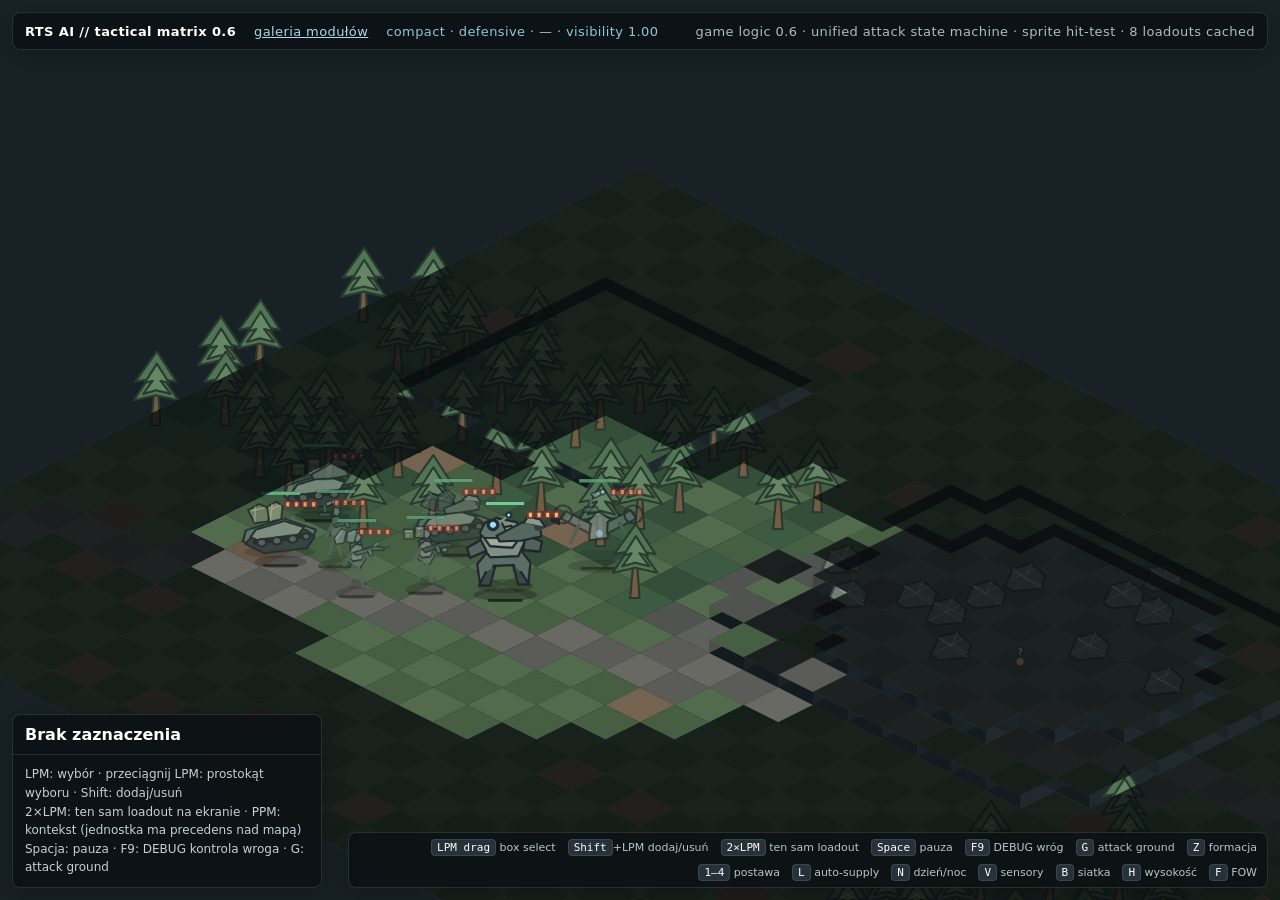
<file: index.html>
<!doctype html>
<html lang="pl">
<head>
  <meta charset="utf-8" />
  <meta name="viewport" content="width=device-width, initial-scale=1" />
  <title>RTS AI — tactical logic 0.6 + modular renderer</title>
  <link rel="stylesheet" href="./assets/ui/style.css" />
</head>
<body>
  <div id="app">
    <canvas id="game" aria-label="Pole bitwy"></canvas>
    <div id="topbar">
      <strong>RTS AI // tactical matrix 0.6</strong>
      <a href="./gallery.html" style="color:#a9d8eb">galeria modułów</a>
      <span id="mode-status">—</span>
      <span id="status">inicjalizacja…</span>
    </div>
    <aside id="hud">
      <div class="hud-title" id="unit-name">Brak zaznaczenia</div>
      <div id="unit-stats" class="hud-body">LPM: wybór · przeciągnij LPM: box select · PPM: kontekst · kółko: zoom</div>
    </aside>
    <div id="legend">
      <span><kbd>LPM drag</kbd> box select</span>
      <span><kbd>Shift</kbd>+LPM dodaj/usuń</span>
      <span><kbd>2×LPM</kbd> ten sam loadout</span>
      <span><kbd>Space</kbd> pauza</span>
      <span><kbd>F9</kbd> DEBUG wróg</span>
      <span><kbd>G</kbd> attack ground</span>
      <span><kbd>Z</kbd> formacja</span>
      <span><kbd>1–4</kbd> postawa</span>
      <span><kbd>L</kbd> auto-supply</span>
      <span><kbd>N</kbd> dzień/noc</span>
      <span><kbd>V</kbd> sensory</span>
      <span><kbd>B</kbd> siatka</span>
      <span><kbd>H</kbd> wysokość</span>
      <span><kbd>F</kbd> FOW</span>
    </div>
    <div id="loading">Ładowanie danych i logiki…</div>
  </div>
  <script type="module" src="./src/main.js"></script>
</body>
</html>
</file>
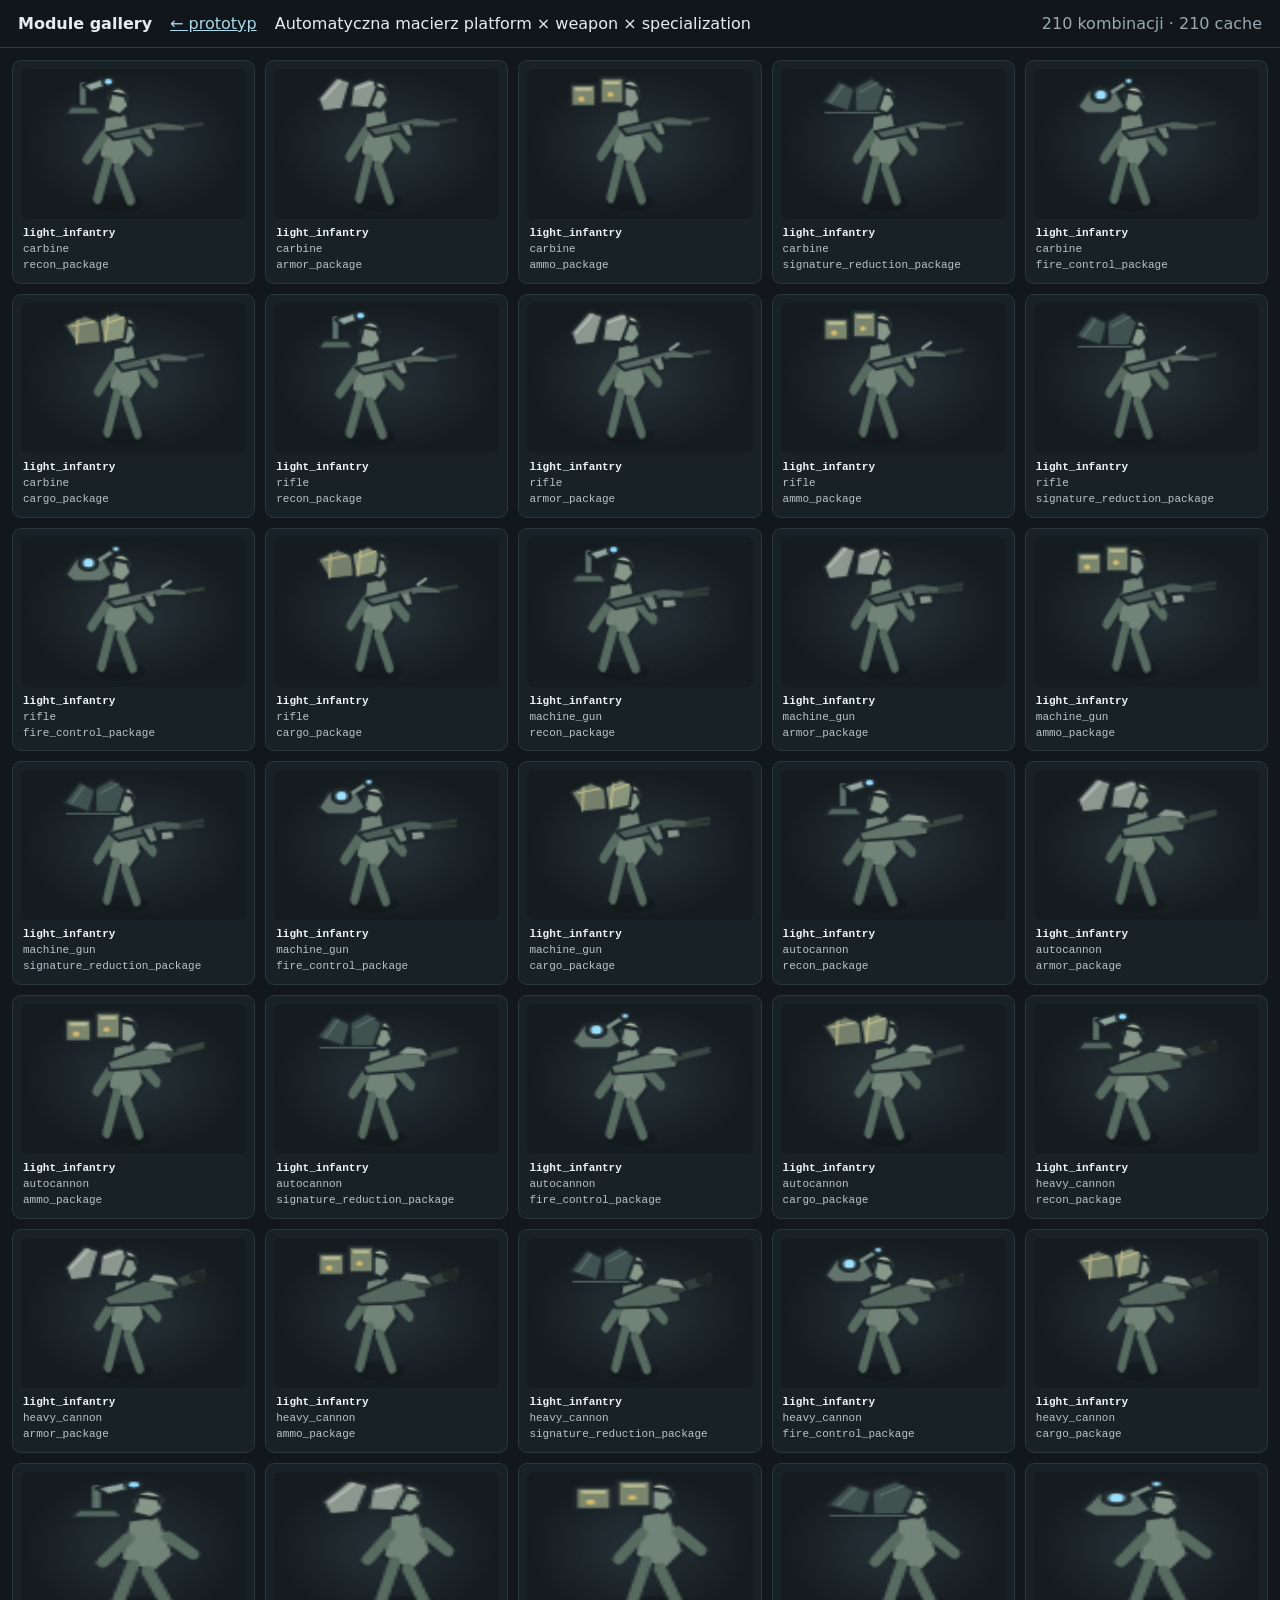
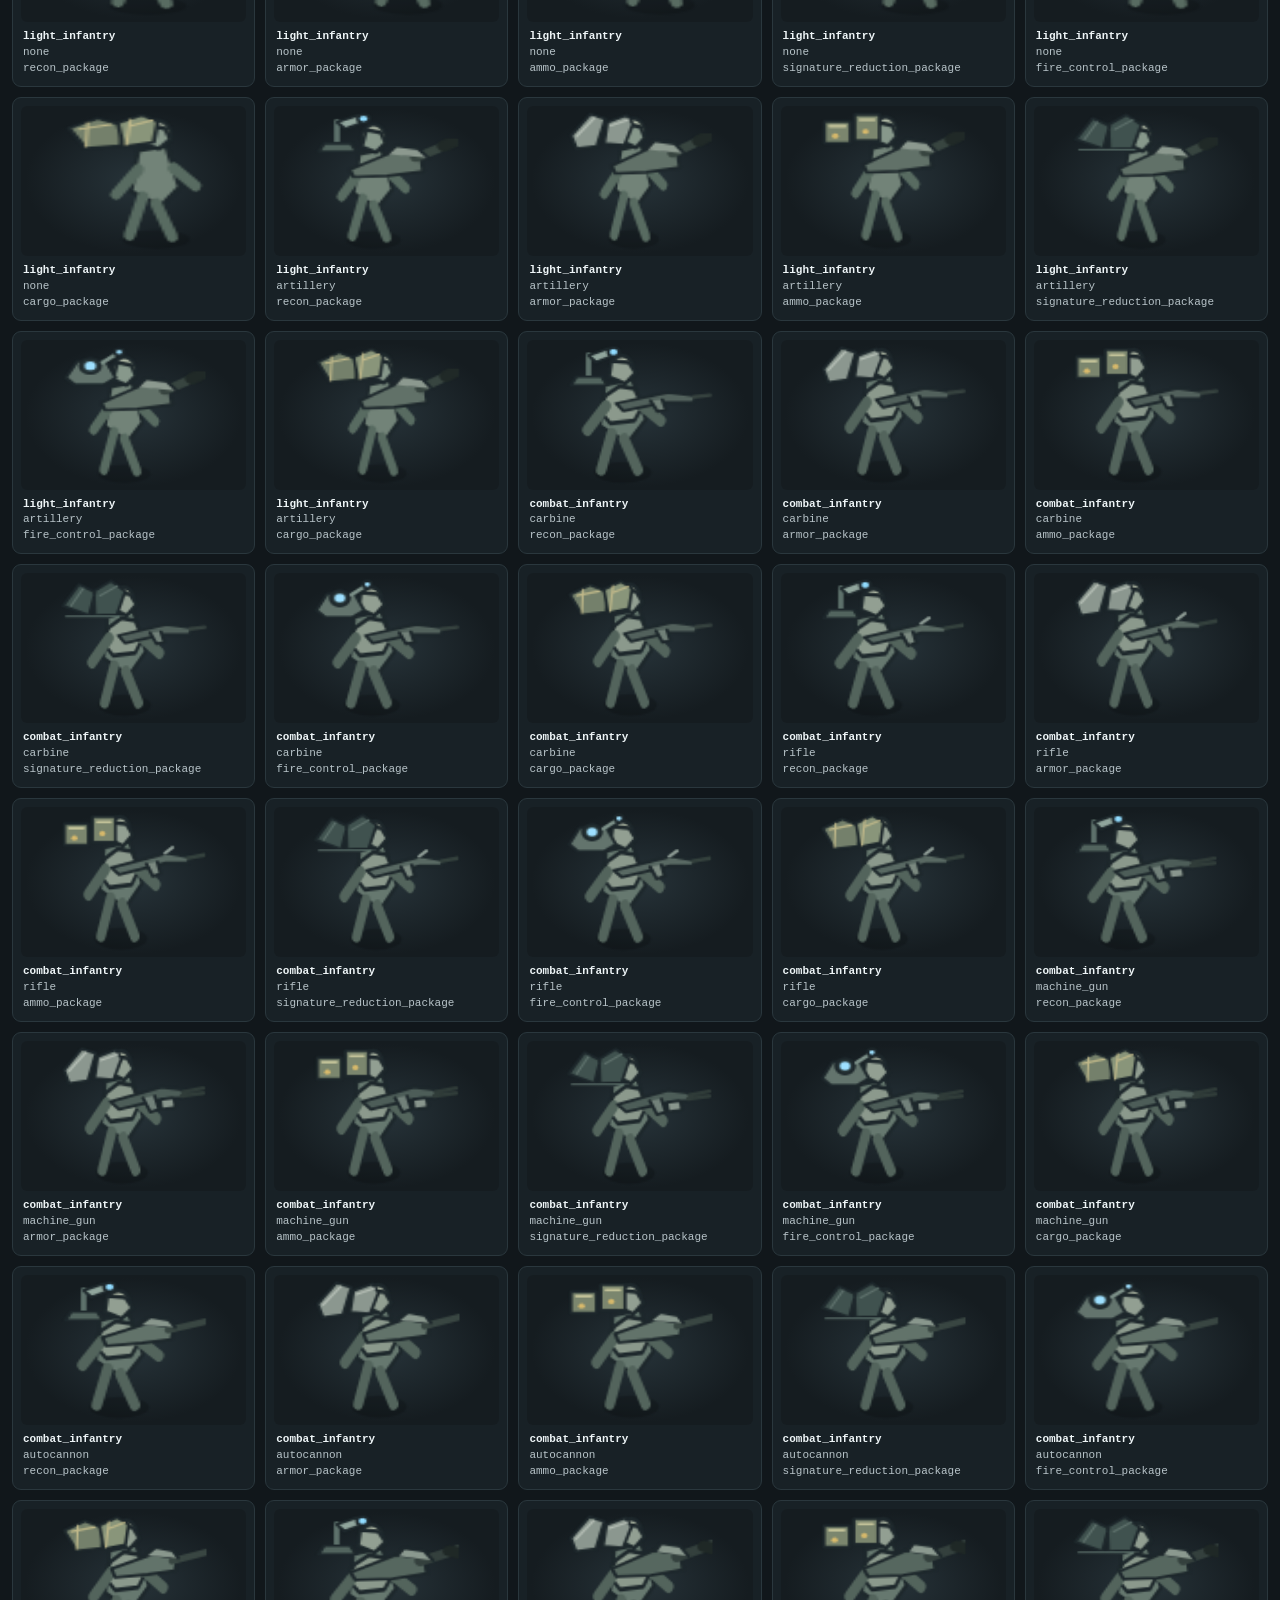
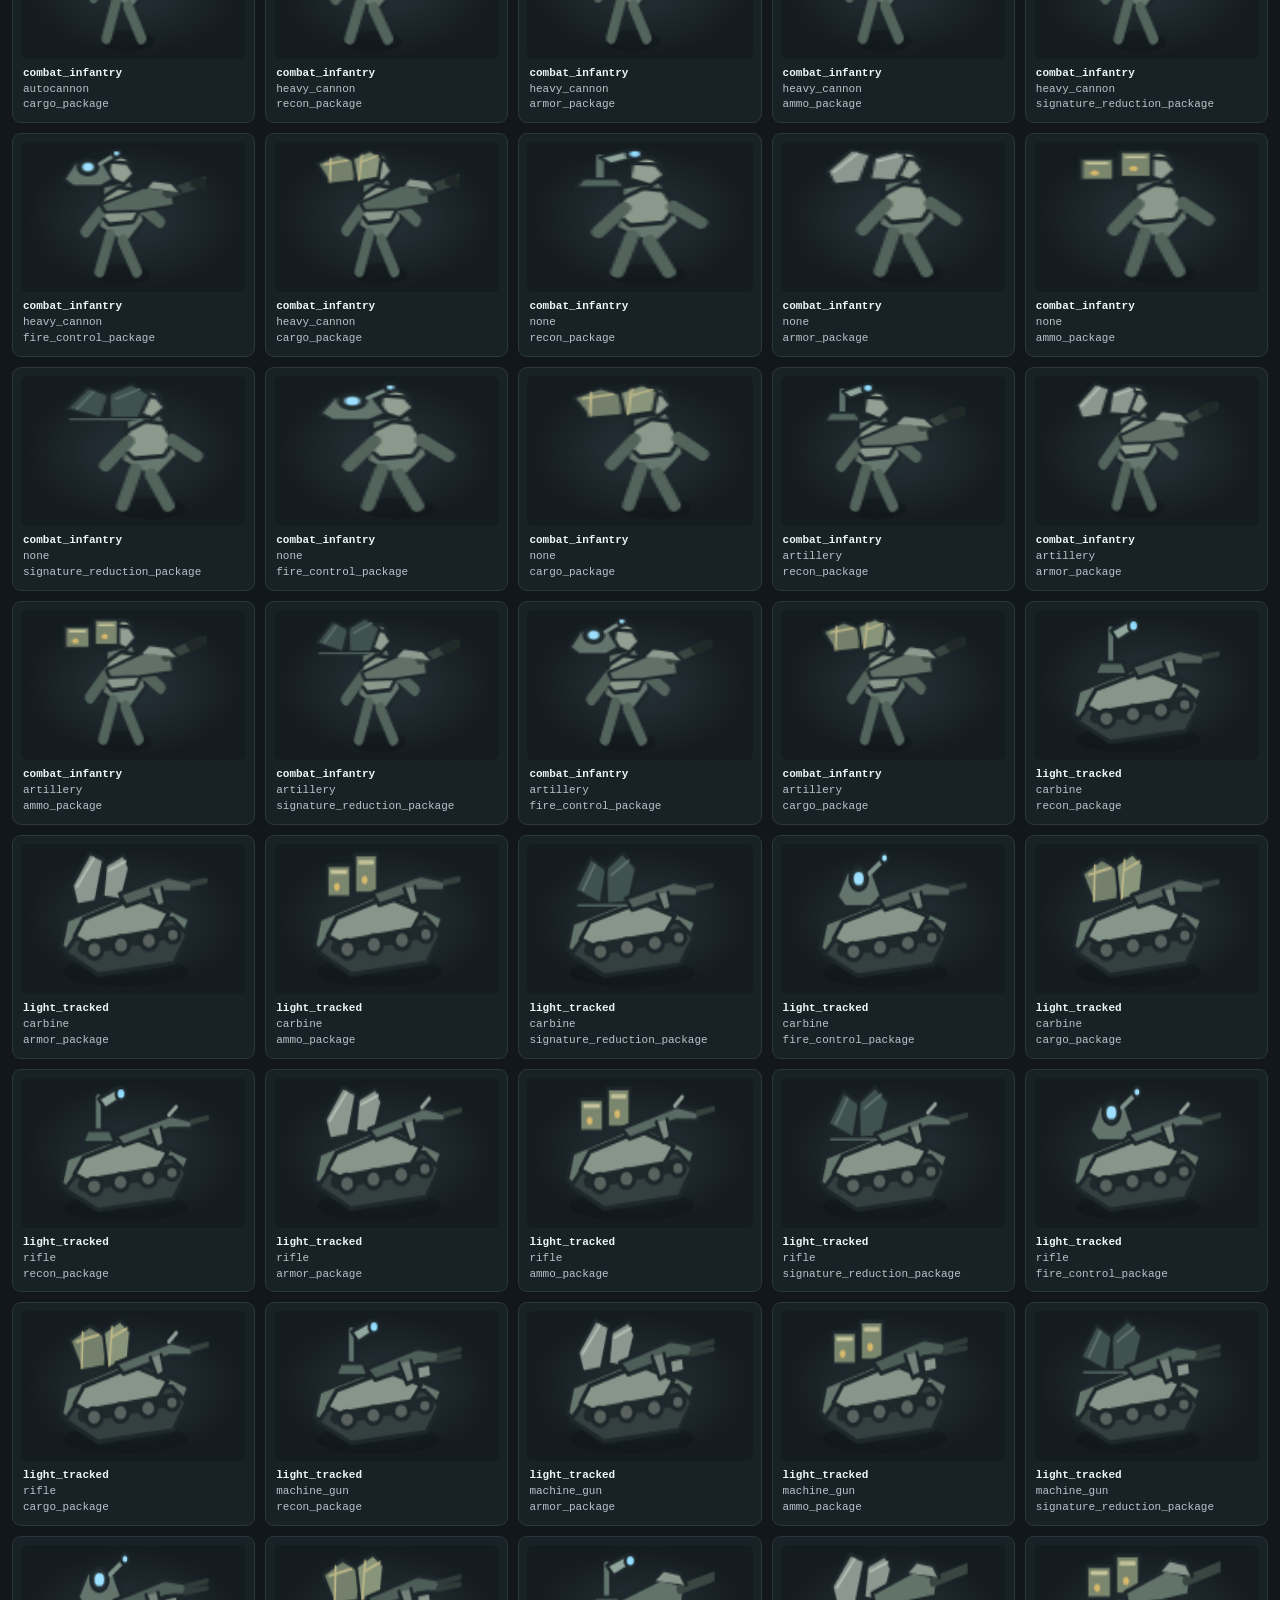
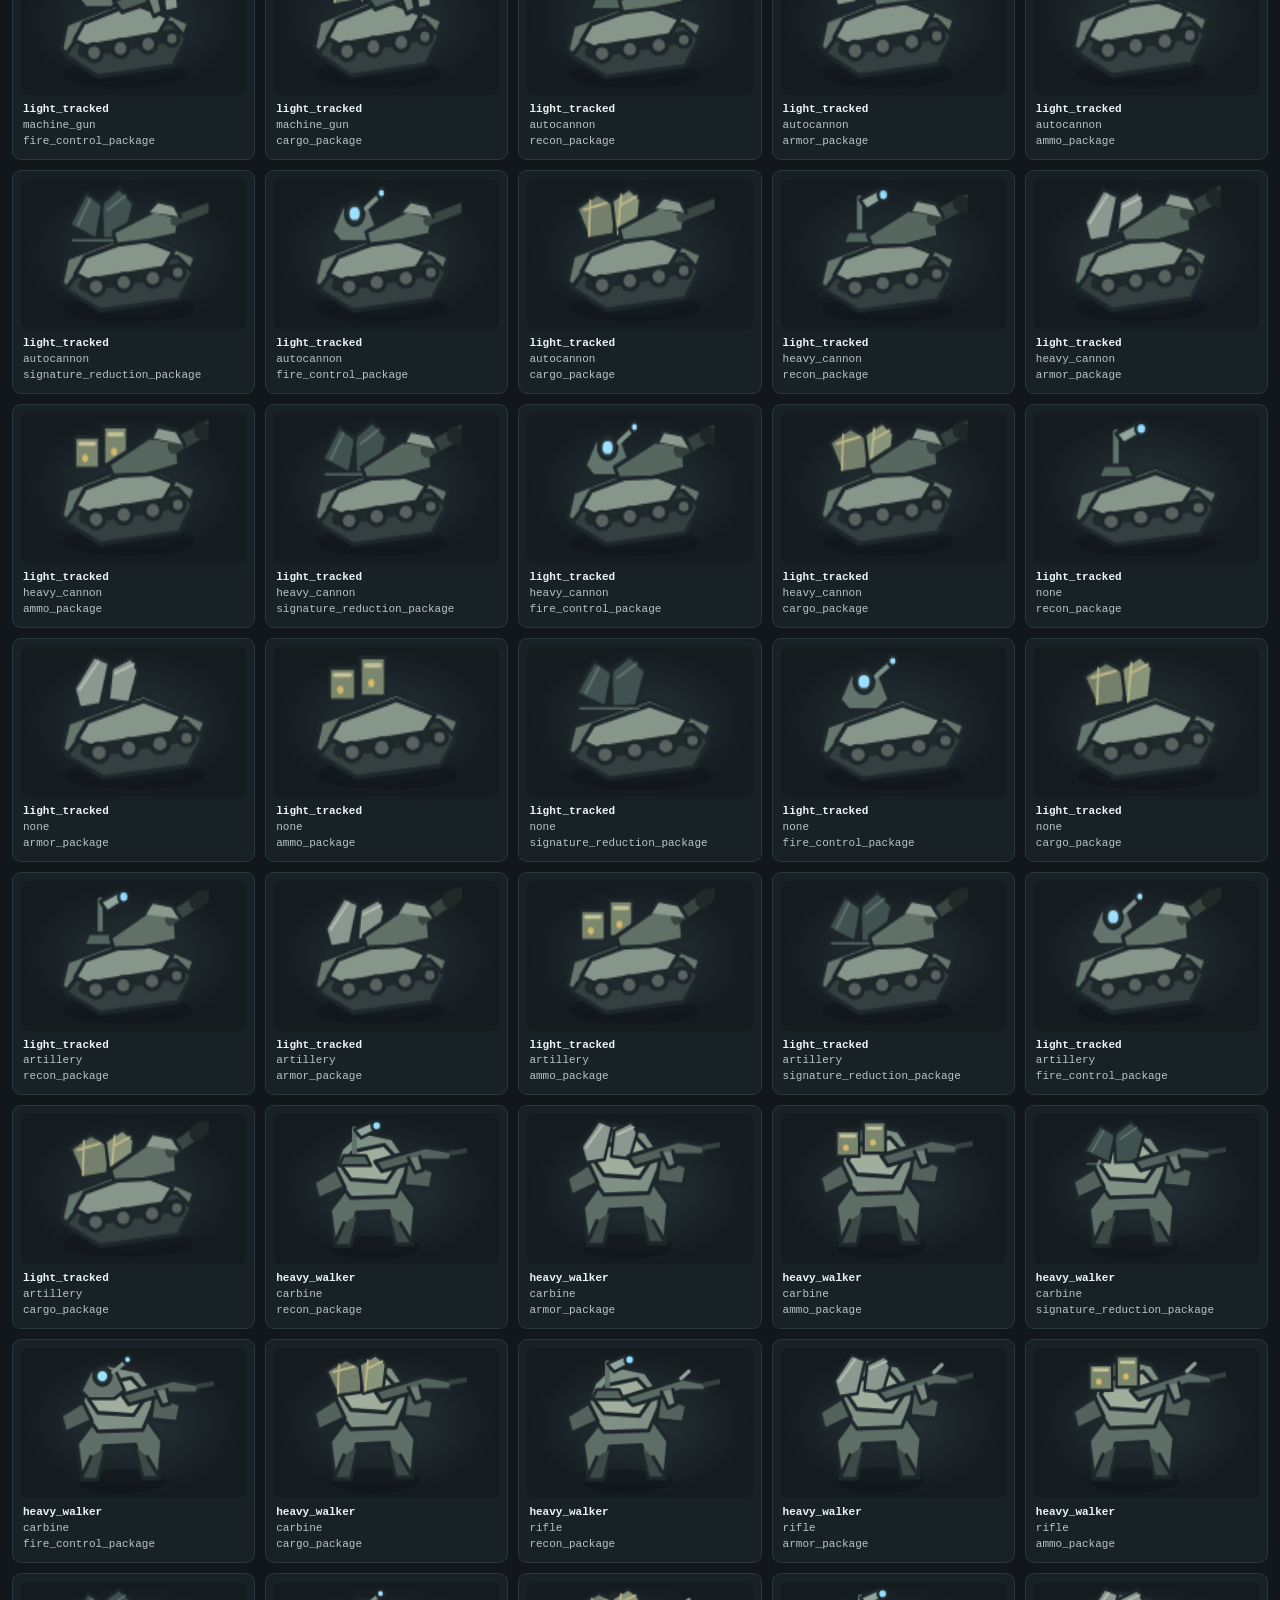
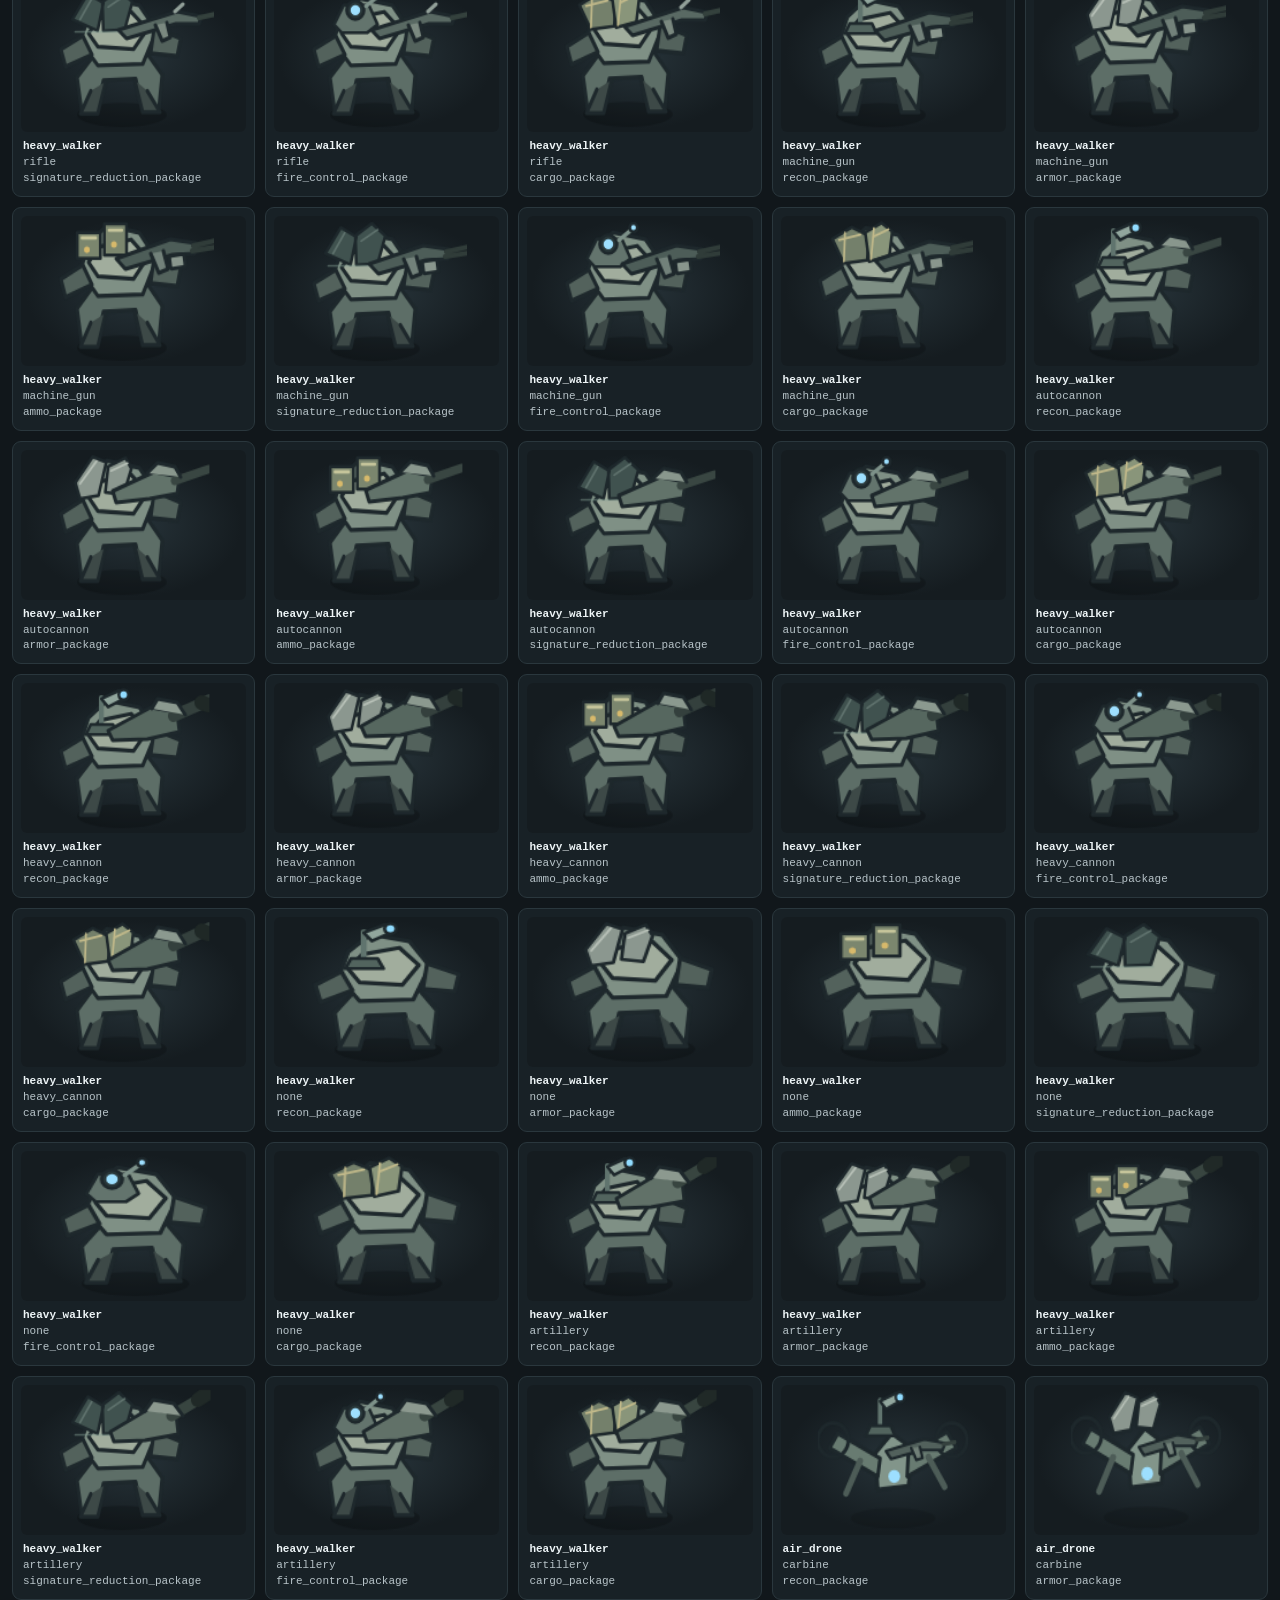
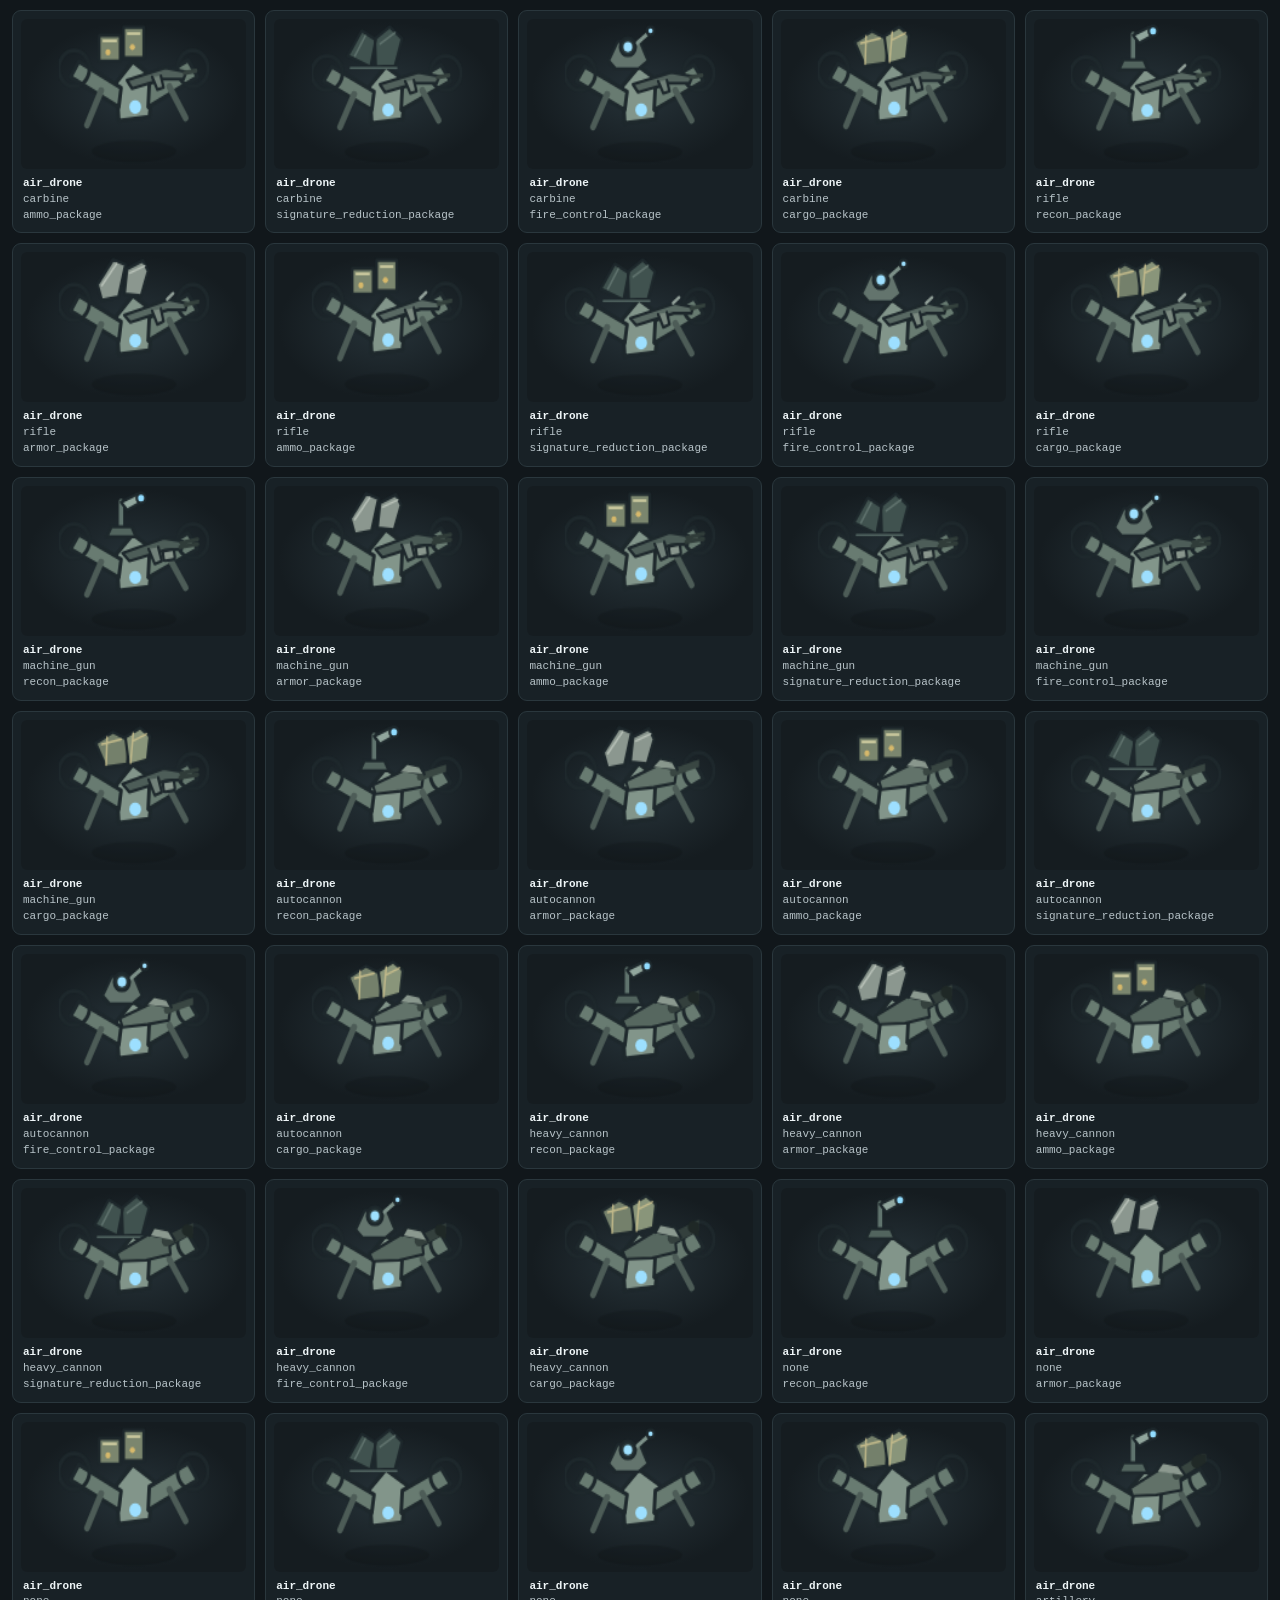
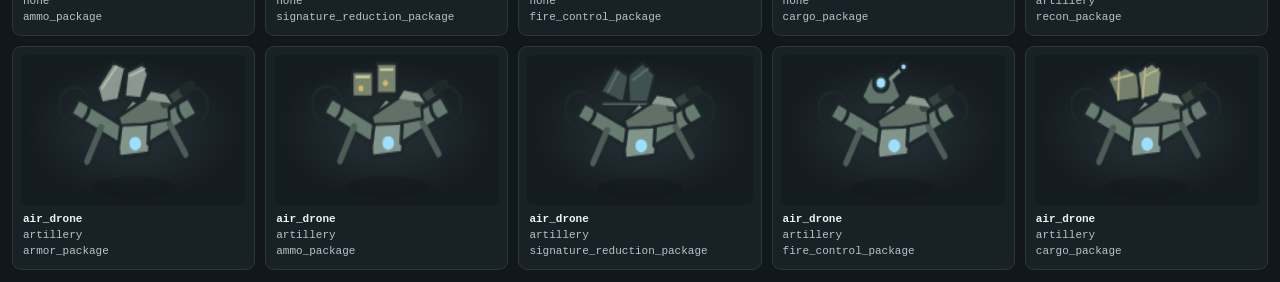
<file: gallery.html>
<!doctype html>
<html lang="pl">
<head>
  <meta charset="utf-8" />
  <meta name="viewport" content="width=device-width, initial-scale=1" />
  <title>RTS AI — galeria modułów</title>
  <style>
    :root{color-scheme:dark;font-family:Inter,ui-sans-serif,system-ui,sans-serif}*{box-sizing:border-box}body{margin:0;background:#11171b;color:#e6edf0}header{position:sticky;top:0;z-index:2;background:rgba(17,23,27,.94);backdrop-filter:blur(8px);padding:14px 18px;border-bottom:1px solid #2c383e;display:flex;align-items:center;gap:18px}header a{color:#a9d8eb}#count{margin-left:auto;color:#9aa9b0}.grid{display:grid;grid-template-columns:repeat(auto-fill,minmax(210px,1fr));gap:10px;padding:12px}.card{background:#182126;border:1px solid #2a373d;border-radius:9px;padding:8px;min-height:210px}.preview{height:150px;display:grid;place-items:center;background:radial-gradient(ellipse at center,#263238 0,#151c20 68%);border-radius:6px}.preview canvas{width:160px;height:150px}.ids{font:11px/1.45 ui-monospace,SFMono-Regular,Consolas,monospace;color:#b8c4c9;padding:7px 2px 1px}.ids strong{color:#eef5f7;font-weight:600}
  </style>
</head>
<body>
<header><strong>Module gallery</strong><a href="./index.html">← prototyp</a><span>Automatyczna macierz platform × weapon × specialization</span><span id="count">…</span></header>
<main id="grid" class="grid"></main>
<script type="module" src="./src/module_gallery.js"></script>
</body>
</html>
</file>
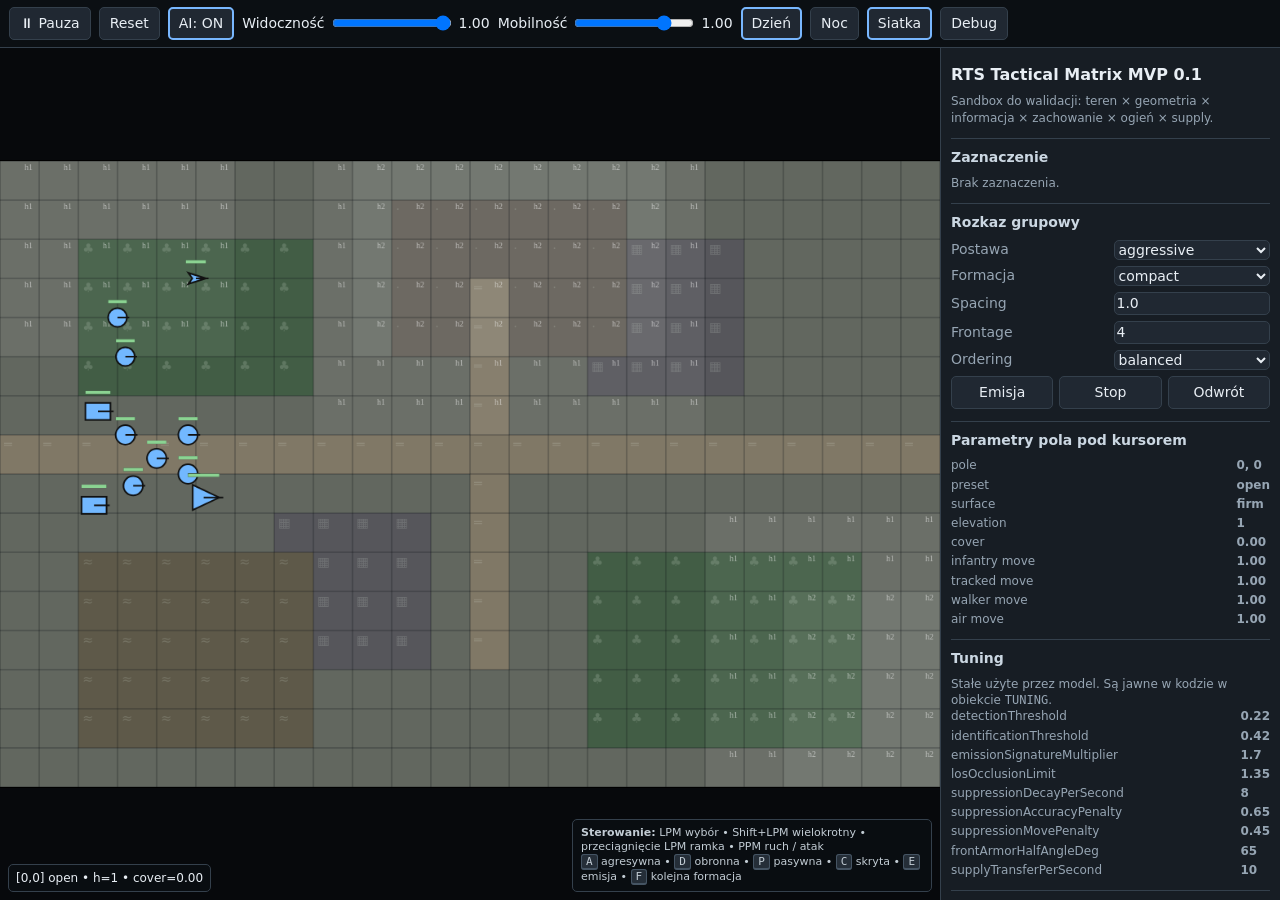
<file: mvp.html>
<!doctype html>
<html lang="pl">
<head>
<meta charset="utf-8" />
<meta name="viewport" content="width=device-width,initial-scale=1" />
<title>RTS Tactical Matrix MVP 0.1</title>
<style>
  :root{
    --bg:#101419; --panel:#171d24; --panel2:#202832; --line:#34404c;
    --text:#e8eef4; --muted:#96a5b3; --accent:#78b7ff; --good:#8fe39a;
    --warn:#f1cb6a; --bad:#ff8b8b;
  }
  *{box-sizing:border-box}
  html,body{height:100%;margin:0;background:var(--bg);color:var(--text);font:14px/1.35 system-ui,Segoe UI,Roboto,sans-serif;overflow:hidden}
  button,select,input{font:inherit}
  button,select,input[type=number],input[type=range]{
    background:var(--panel2);color:var(--text);border:1px solid var(--line);border-radius:5px
  }
  button{padding:6px 10px;cursor:pointer}
  button:hover{border-color:#6d8297}
  button.active{outline:2px solid var(--accent);outline-offset:-2px}
  #app{display:grid;grid-template-rows:auto 1fr;height:100%}
  #topbar{
    display:flex;gap:8px;align-items:center;padding:7px 9px;background:#0b0f13;border-bottom:1px solid var(--line);
    white-space:nowrap;overflow-x:auto
  }
  #main{display:grid;grid-template-columns:minmax(640px,1fr) 340px;min-height:0}
  #stageWrap{position:relative;min-width:0;min-height:0;background:#07090c;display:flex;align-items:center;justify-content:center;overflow:hidden}
  canvas{display:block;background:#171b20;box-shadow:0 0 0 1px #000;max-width:100%;max-height:100%;image-rendering:auto}
  #side{background:var(--panel);border-left:1px solid var(--line);overflow:auto;padding:10px}
  h2,h3{margin:6px 0 8px}
  h2{font-size:16px}
  h3{font-size:14px;color:#cbd7e2;border-top:1px solid var(--line);padding-top:9px;margin-top:12px}
  .row{display:grid;grid-template-columns:1fr 1fr;gap:6px;margin:6px 0;align-items:center}
  .row3{display:grid;grid-template-columns:1fr 1fr 1fr;gap:6px;margin:6px 0}
  .label{color:var(--muted)}
  .value{text-align:right}
  .small{font-size:12px;color:var(--muted)}
  .pill{display:inline-block;padding:2px 6px;border:1px solid var(--line);border-radius:10px;margin:2px 2px 2px 0;background:#11171d}
  .bar{height:7px;background:#0d1115;border:1px solid #2b343d;border-radius:4px;overflow:hidden}
  .bar>i{display:block;height:100%;background:#9fbad3}
  .bar.hp>i{background:#9bd59f}.bar.sup>i{background:#e4be6a}.bar.ammo>i{background:#9fbad3}
  .statgrid{display:grid;grid-template-columns:1fr auto;gap:3px 8px}
  .sep{height:1px;background:var(--line);margin:8px 0}
  #log{height:126px;overflow:auto;background:#0d1116;border:1px solid var(--line);padding:6px;font:11px/1.35 ui-monospace,SFMono-Regular,Consolas,monospace}
  #hover{position:absolute;left:8px;bottom:8px;background:#0a0e12dd;border:1px solid var(--line);padding:5px 7px;border-radius:5px;pointer-events:none;font-size:12px}
  #help{position:absolute;right:8px;bottom:8px;background:#0a0e12dd;border:1px solid var(--line);padding:6px 8px;border-radius:5px;pointer-events:none;font-size:11px;color:#c2ccd4;max-width:360px}
  .control{display:flex;gap:5px;align-items:center}
  .control input[type=range]{width:120px}
  kbd{background:#252e38;border:1px solid #455463;border-bottom-width:2px;border-radius:3px;padding:0 4px}
  @media(max-width:1000px){#main{grid-template-columns:1fr 300px}}
</style>
</head>
<body>
<div id="app">
  <div id="topbar">
    <button id="pauseBtn">⏸ Pauza</button>
    <button id="resetBtn">Reset</button>
    <button id="aiBtn" class="active">AI: ON</button>
    <span class="control">Widoczność
      <input id="visibility" type="range" min="0.25" max="1" step="0.05" value="1">
      <span id="visibilityVal">1.00</span>
    </span>
    <span class="control">Mobilność
      <input id="mobility" type="range" min="0.45" max="1.15" step="0.05" value="1">
      <span id="mobilityVal">1.00</span>
    </span>
    <button id="dayBtn" class="active">Dzień</button>
    <button id="nightBtn">Noc</button>
    <button id="gridBtn" class="active">Siatka</button>
    <button id="debugBtn">Debug</button>
  </div>

  <div id="main">
    <div id="stageWrap">
      <canvas id="game" width="1152" height="768"></canvas>
      <div id="hover">—</div>
      <div id="help">
        <b>Sterowanie:</b> LPM wybór • Shift+LPM wielokrotny • przeciągnięcie LPM ramka • PPM ruch / atak<br>
        <kbd>A</kbd> agresywna • <kbd>D</kbd> obronna • <kbd>P</kbd> pasywna • <kbd>C</kbd> skryta • <kbd>E</kbd> emisja • <kbd>F</kbd> kolejna formacja
      </div>
    </div>

    <aside id="side">
      <h2>RTS Tactical Matrix MVP 0.1</h2>
      <div class="small">Sandbox do walidacji: teren × geometria × informacja × zachowanie × ogień × supply.</div>

      <h3>Zaznaczenie</h3>
      <div id="selectionInfo" class="small">Brak zaznaczenia.</div>

      <h3>Rozkaz grupowy</h3>
      <div class="row">
        <span class="label">Postawa</span>
        <select id="stance">
          <option value="aggressive">aggressive</option>
          <option value="defensive">defensive</option>
          <option value="passive">passive</option>
          <option value="concealed">concealed</option>
        </select>
      </div>
      <div class="row">
        <span class="label">Formacja</span>
        <select id="formation">
          <option value="compact">compact</option>
          <option value="line">line</option>
          <option value="spread">spread</option>
        </select>
      </div>
      <div class="row">
        <span class="label">Spacing</span>
        <input id="spacing" type="number" min="0.35" max="2.5" step="0.1" value="1.0">
      </div>
      <div class="row">
        <span class="label">Frontage</span>
        <input id="frontage" type="number" min="1" max="20" step="1" value="4">
      </div>
      <div class="row">
        <span class="label">Ordering</span>
        <select id="ordering">
          <option value="balanced">balanced</option>
          <option value="armor_front">armor_front</option>
          <option value="scouts_front">scouts_front</option>
          <option value="support_rear">support_rear</option>
        </select>
      </div>
      <div class="row3">
        <button id="emissionBtn">Emisja</button>
        <button id="stopBtn">Stop</button>
        <button id="retreatBtn">Odwrót</button>
      </div>

      <h3>Parametry pola pod kursorem</h3>
      <div id="tileInfo" class="statgrid small"></div>

      <h3>Tuning</h3>
      <div class="small">Stałe użyte przez model. Są jawne w kodzie w obiekcie <code>TUNING</code>.</div>
      <div id="tuningInfo" class="statgrid small"></div>

      <h3>Log zdarzeń</h3>
      <div id="log"></div>
    </aside>
  </div>
</div>

<script id="terrainData" type="application/json">{"schema_version": "0.1-mvp", "units": {"cover": "normalized 0..1", "mobility_modifier": "multiplier", "elevation": "integer height level stored per tile, independent of terrain preset", "tile_capacity": "sum of unit size values allowed on a tile"}, "tile_rules": {"capacity_size": 1000, "size_formula": "footprint * height", "elevation_is_independent_axis": true}, "locomotion_classes_mvp": ["infantry", "tracked", "walker", "air"], "terrain_presets": {"open": {"surface": "firm", "cover": 0.0, "mobility": {"infantry": 1.0, "tracked": 1.0, "walker": 1.0, "air": 1.0}, "design_intent": "Baseline terrain; exposes intrinsic unit properties."}, "road": {"surface": "road", "cover": 0.0, "mobility": {"infantry": 1.05, "tracked": 1.25, "walker": 1.1, "air": 1.0}, "design_intent": "Fast redeployment and predictable logistics/ambush corridors."}, "vegetation": {"surface": "vegetation", "cover": 0.55, "mobility": {"infantry": 0.9, "tracked": 0.65, "walker": 0.8, "air": 1.0}, "design_intent": "Concealment/observation-limiting terrain that favors smaller units."}, "ruins": {"surface": "rubble", "cover": 0.8, "mobility": {"infantry": 0.85, "tracked": 0.45, "walker": 0.7, "air": 1.0}, "design_intent": "Strong cover and fragmented geometry; penalizes heavy ground formations."}, "soft_ground": {"surface": "soft", "cover": 0.15, "mobility": {"infantry": 0.7, "tracked": 0.75, "walker": 0.9, "air": 1.0}, "design_intent": "Route-shaping terrain; highlights locomotion differences."}, "rough_ground": {"surface": "rough", "cover": 0.35, "mobility": {"infantry": 0.9, "tracked": 0.65, "walker": 0.85, "air": 1.0}, "design_intent": "Mixed tactical terrain with moderate protection and movement friction."}}}</script>
<script id="unitData" type="application/json">{"schema_version": "0.1-mvp", "units": {"height": "abstract height units", "footprint": "abstract ground-area units", "size": "derived = footprint * height", "speed": "tiles per second before terrain modifiers", "baseSignature": "0..100, higher = easier to detect", "sensorStrength": "0..100", "sensorRange": "tiles", "sensorResolution": "0..100", "durability": "HP", "armorFront": "flat damage reduction", "armorOther": "flat damage reduction", "weaponRange": "tiles", "damage": "damage per hit before armor", "accuracy": "0..1", "suppressionPower": "suppression per hit/event, relative scale", "rateOfFire": "shots per second", "supplyCapacity": "generic supply units carried", "supplyState": "current generic supply units carried"}, "rules": {"size_formula": "footprint * height", "weight_model_mvp": "weight == size", "damage_formula": "max(0, damage - relevant_armor)", "supply_per_shot": 1, "emission": "runtime ON/OFF flag; defaults to false", "penetration": "not in MVP", "coverUsage": "not a unit stat; effective cover depends on terrain cover and unit size", "fuel": "not in MVP", "cohesion": "not in MVP", "assembly": "platform + weapon + specialization"}, "platforms": {"light_infantry": {"height": 1.8, "footprint": 1.0, "locomotionClass": "infantry", "speed": 1.05, "baseSignature": 18, "emission": false, "sensorStrength": 34, "sensorRange": 6, "sensorResolution": 34, "durability": 80, "armorFront": 0, "armorOther": 0, "supplyCapacity": 24}, "combat_infantry": {"height": 1.8, "footprint": 1.2, "locomotionClass": "infantry", "speed": 0.95, "baseSignature": 22, "emission": false, "sensorStrength": 30, "sensorRange": 5, "sensorResolution": 30, "durability": 100, "armorFront": 2, "armorOther": 1, "supplyCapacity": 32}, "light_tracked": {"height": 2.2, "footprint": 4.0, "locomotionClass": "tracked", "speed": 1.2, "baseSignature": 50, "emission": false, "sensorStrength": 30, "sensorRange": 7, "sensorResolution": 34, "durability": 220, "armorFront": 12, "armorOther": 6, "supplyCapacity": 48}, "heavy_walker": {"height": 5.0, "footprint": 9.0, "locomotionClass": "walker", "speed": 0.65, "baseSignature": 82, "emission": false, "sensorStrength": 36, "sensorRange": 8, "sensorResolution": 40, "durability": 500, "armorFront": 28, "armorOther": 14, "supplyCapacity": 56}, "air_drone": {"height": 8.0, "footprint": 1.5, "locomotionClass": "air", "speed": 2.2, "baseSignature": 36, "emission": false, "sensorStrength": 46, "sensorRange": 10, "sensorResolution": 58, "durability": 100, "armorFront": 2, "armorOther": 2, "supplyCapacity": 18}}, "weapons": {"carbine": {"weaponRange": 4, "damage": 16, "accuracy": 0.66, "suppressionPower": 8, "rateOfFire": 1.5}, "rifle": {"weaponRange": 6, "damage": 20, "accuracy": 0.7, "suppressionPower": 10, "rateOfFire": 1.0}, "machine_gun": {"weaponRange": 6, "damage": 12, "accuracy": 0.56, "suppressionPower": 26, "rateOfFire": 4.0}, "autocannon": {"weaponRange": 8, "damage": 30, "accuracy": 0.65, "suppressionPower": 18, "rateOfFire": 2.0}, "heavy_cannon": {"weaponRange": 10, "damage": 60, "accuracy": 0.72, "suppressionPower": 35, "rateOfFire": 0.4}, "none": {"weaponRange": 0, "damage": 0, "accuracy": 0.0, "suppressionPower": 0, "rateOfFire": 0.0}}, "specializations": {"recon_package": {"add": {"sensorStrength": 20, "sensorRange": 2, "sensorResolution": 24}, "multiply": {"baseSignature": 0.8}}, "armor_package": {"add": {"armorFront": 4, "armorOther": 2}, "multiply": {"durability": 1.25, "speed": 0.9, "baseSignature": 1.1}}, "ammo_package": {"add": {}, "multiply": {"supplyCapacity": 1.8, "baseSignature": 1.05}}, "signature_reduction_package": {"add": {}, "multiply": {"baseSignature": 0.65}}, "fire_control_package": {"add": {"accuracy": 0.08}, "multiply": {"baseSignature": 1.04}}, "cargo_package": {"add": {"supplyCapacity": 220}, "multiply": {"speed": 0.9, "baseSignature": 1.1}}}, "test_configurations": {"recon_infantry": {"platform": "light_infantry", "weapon": "carbine", "specialization": "recon_package", "test_role": "Low-signature observer that can survive light contact but should avoid line combat."}, "line_infantry": {"platform": "combat_infantry", "weapon": "rifle", "specialization": "armor_package", "test_role": "General-purpose infantry configuration for open/covered line fighting."}, "suppression_infantry": {"platform": "combat_infantry", "weapon": "machine_gun", "specialization": "ammo_package", "test_role": "High sustained suppression at the cost of rapid supply expenditure."}, "tracked_raider": {"platform": "light_tracked", "weapon": "autocannon", "specialization": "signature_reduction_package", "test_role": "Fast ground platform for flanking, ambushes and attacks on logistics."}, "assault_walker": {"platform": "heavy_walker", "weapon": "heavy_cannon", "specialization": "fire_control_package", "test_role": "Heavy breakthrough platform with strong frontal armor, long reach and poor concealment."}, "recon_drone": {"platform": "air_drone", "weapon": "none", "specialization": "recon_package", "test_role": "Fast long-range observation platform; tests air locomotion and information warfare."}, "tracked_supply_carrier": {"platform": "light_tracked", "weapon": "none", "specialization": "cargo_package", "test_role": "Physical, destructible supply node using the same chassis as the raider."}}, "resolved_test_units": {"recon_infantry": {"height": 1.8, "footprint": 1.0, "locomotionClass": "infantry", "speed": 1.05, "baseSignature": 14.4, "emission": false, "sensorStrength": 54, "sensorRange": 8, "sensorResolution": 58, "durability": 80, "armorFront": 0, "armorOther": 0, "supplyCapacity": 24, "weaponRange": 4, "damage": 16, "accuracy": 0.66, "suppressionPower": 8, "rateOfFire": 1.5, "size": 1.8, "weight": 1.8, "supplyState": 24}, "line_infantry": {"height": 1.8, "footprint": 1.2, "locomotionClass": "infantry", "speed": 0.855, "baseSignature": 24.2, "emission": false, "sensorStrength": 30, "sensorRange": 5, "sensorResolution": 30, "durability": 125.0, "armorFront": 6, "armorOther": 3, "supplyCapacity": 32, "weaponRange": 6, "damage": 20, "accuracy": 0.7, "suppressionPower": 10, "rateOfFire": 1.0, "size": 2.16, "weight": 2.16, "supplyState": 32}, "suppression_infantry": {"height": 1.8, "footprint": 1.2, "locomotionClass": "infantry", "speed": 0.95, "baseSignature": 23.1, "emission": false, "sensorStrength": 30, "sensorRange": 5, "sensorResolution": 30, "durability": 100, "armorFront": 2, "armorOther": 1, "supplyCapacity": 57.6, "weaponRange": 6, "damage": 12, "accuracy": 0.56, "suppressionPower": 26, "rateOfFire": 4.0, "size": 2.16, "weight": 2.16, "supplyState": 57.6}, "tracked_raider": {"height": 2.2, "footprint": 4.0, "locomotionClass": "tracked", "speed": 1.2, "baseSignature": 32.5, "emission": false, "sensorStrength": 30, "sensorRange": 7, "sensorResolution": 34, "durability": 220, "armorFront": 12, "armorOther": 6, "supplyCapacity": 48, "weaponRange": 8, "damage": 30, "accuracy": 0.65, "suppressionPower": 18, "rateOfFire": 2.0, "size": 8.8, "weight": 8.8, "supplyState": 48}, "assault_walker": {"height": 5.0, "footprint": 9.0, "locomotionClass": "walker", "speed": 0.65, "baseSignature": 85.28, "emission": false, "sensorStrength": 36, "sensorRange": 8, "sensorResolution": 40, "durability": 500, "armorFront": 28, "armorOther": 14, "supplyCapacity": 56, "weaponRange": 10, "damage": 60, "accuracy": 0.8, "suppressionPower": 35, "rateOfFire": 0.4, "size": 45.0, "weight": 45.0, "supplyState": 56}, "recon_drone": {"height": 8.0, "footprint": 1.5, "locomotionClass": "air", "speed": 2.2, "baseSignature": 28.8, "emission": false, "sensorStrength": 66, "sensorRange": 12, "sensorResolution": 82, "durability": 100, "armorFront": 2, "armorOther": 2, "supplyCapacity": 18, "weaponRange": 0, "damage": 0, "accuracy": 0.0, "suppressionPower": 0, "rateOfFire": 0.0, "size": 12.0, "weight": 12.0, "supplyState": 18}, "tracked_supply_carrier": {"height": 2.2, "footprint": 4.0, "locomotionClass": "tracked", "speed": 1.08, "baseSignature": 55.0, "emission": false, "sensorStrength": 30, "sensorRange": 7, "sensorResolution": 34, "durability": 220, "armorFront": 12, "armorOther": 6, "supplyCapacity": 268, "weaponRange": 0, "damage": 0, "accuracy": 0.0, "suppressionPower": 0, "rateOfFire": 0.0, "size": 8.8, "weight": 8.8, "supplyState": 268}}}</script>

<script>
"use strict";

const TERRAIN = JSON.parse(document.getElementById("terrainData").textContent);
const UNITDATA = JSON.parse(document.getElementById("unitData").textContent);

const TUNING = {
  tilePx: 48,
  mapCols: 24,
  mapRows: 16,
  elevationMovePenalty: 0.14,
  trackedBlockDelta: 3,
  infantryBlockDelta: 4,
  walkerBlockDelta: 4,

  emissionSignatureMultiplier: 1.70,
  coverSignatureMaxReduction: 0.58,
  sizeCoverScale: 7.0,

  losCoverOcclusionScale: 0.92,
  losOcclusionLimit: 1.35,
  losElevationMargin: 0.15,

  detectionThreshold: 0.22,
  identificationThreshold: 0.42,
  rangeFalloffPower: 1.35,
  sensorStrengthWeight: 0.64,
  signatureWeight: 0.36,

  suppressionDecayPerSecond: 8.0,
  suppressionAccuracyPenalty: 0.65,
  suppressionMovePenalty: 0.45,
  suppressionArmorScale: 55,
  suppressionSizeScale: 24,
  coverSuppressionReduction: 0.70,

  frontArmorHalfAngleDeg: 65,
  supplyTransferPerSecond: 10,
  supplyTransferRange: 1.35,

  aiThinkSeconds: 0.40,
  defensiveChaseRange: 1.0,
  aggressiveChaseRange: 4.0,
  retreatHpFraction: 0.22
};

const canvas = document.getElementById("game");
const ctx = canvas.getContext("2d");
const TILE = TUNING.tilePx;
const W = TUNING.mapCols, H = TUNING.mapRows;
canvas.width = W*TILE;
canvas.height = H*TILE;

const terrainColors = {
  open:"#62675f", road:"#807866", vegetation:"#425d45", ruins:"#56565b",
  soft_ground:"#5e5949", rough_ground:"#5b574f"
};
const terrainGlyph = {
  open:"", road:"═", vegetation:"♣", ruins:"▦", soft_ground:"≈", rough_ground:"·"
};

const state = {
  running:true, aiEnabled:true, showGrid:true, debug:false,
  battlefieldVisibility:1.0, battlefieldMobility:1.0,
  units:[], nextId:1, selected:new Set(),
  memories:{blue:new Map(), red:new Map()},
  map:[], simTime:0, lastAiThink:0,
  mouse:{x:0,y:0,down:false,startX:0,startY:0,drag:false},
  logLines:[]
};

function clamp(v,a,b){ return Math.max(a,Math.min(b,v)); }
function lerp(a,b,t){ return a+(b-a)*t; }
function dist(a,b){ return Math.hypot(a.x-b.x,a.y-b.y); }
function rad(deg){ return deg*Math.PI/180; }
function angleDiff(a,b){
  let d=a-b;
  while(d>Math.PI)d-=Math.PI*2;
  while(d<-Math.PI)d+=Math.PI*2;
  return Math.abs(d);
}
function log(msg){
  state.logLines.push(`[${state.simTime.toFixed(1)}] ${msg}`);
  if(state.logLines.length>120) state.logLines.shift();
  const el=document.getElementById("log");
  el.innerHTML=state.logLines.slice(-30).map(x=>escapeHtml(x)).join("<br>");
  el.scrollTop=el.scrollHeight;
}
function escapeHtml(s){return String(s).replace(/[&<>"']/g,c=>({"&":"&amp;","<":"&lt;",">":"&gt;","\"":"&quot;","'":"&#039;"}[c]));}

function tileAtXY(x,y){
  const c=clamp(Math.floor(x),0,W-1), r=clamp(Math.floor(y),0,H-1);
  return state.map[r][c];
}
function tileAtRC(r,c){ return (r>=0&&r<H&&c>=0&&c<W)?state.map[r][c]:null; }

function makeMap(){
  const m=[];
  for(let r=0;r<H;r++){
    const row=[];
    for(let c=0;c<W;c++){
      let preset="open", elevation=0;
      // road spine + branch
      if(r===7 || (c===12 && r>=3 && r<=12)) preset="road";
      // vegetation clusters
      if((c>=2&&c<=7&&r>=2&&r<=5) || (c>=15&&c<=21&&r>=10&&r<=14)) preset="vegetation";
      // ruins in center-left / center-right
      if((c>=7&&c<=10&&r>=9&&r<=12) || (c>=15&&c<=18&&r>=2&&r<=5)) preset="ruins";
      // soft ground basin
      if(c>=2&&c<=7&&r>=10&&r<=14) preset="soft_ground";
      // rough ridge
      if(c>=10&&c<=15&&r>=1&&r<=4) preset="rough_ground";

      // road overlays some terrain
      if(r===7 || (c===12 && r>=3 && r<=12)) preset="road";

      // elevation ridge and gentle hills
      if(r<=4 && c>=9&&c<=16) elevation=2;
      else if(r<=6 && c>=8&&c<=17) elevation=1;
      if(c>=18&&r>=9) elevation=Math.max(elevation,1);
      if(c>=20&&r>=11) elevation=2;
      if(c<=5&&r<=4) elevation=1;

      row.push({r,c,preset,elevation});
    }
    m.push(row);
  }
  return m;
}

function resolvedUnit(key){
  return JSON.parse(JSON.stringify(UNITDATA.resolved_test_units[key]));
}

function spawn(team,key,x,y,facing=0,stance="defensive"){
  const s=resolvedUnit(key);
  const u={
    id:state.nextId++, team, key, name:key.replaceAll("_"," "),
    x,y,facing, stance, formation:"compact",
    spacing:1, frontage:4, ordering:"balanced",
    hp:s.durability, hpMax:s.durability,
    supply:s.supplyState, supplyMax:s.supplyCapacity,
    suppression:0, emission:!!s.emission,
    stats:s, path:[], moveGoal:null, manualTarget:null, autoTarget:null,
    fireCooldown:Math.random()*0.4, lastKnownGoal:null, alive:true,
    defensiveAnchor:{x,y}, selected:false
  };
  state.units.push(u);
  return u;
}

function initialForces(){
  state.units=[]; state.nextId=1; state.selected.clear();
  state.memories.blue.clear(); state.memories.red.clear();

  // Blue: mixed modular force.
  spawn("blue","recon_infantry",3.0,4.0,0,"concealed");
  spawn("blue","recon_infantry",3.2,5.0,0,"concealed");
  spawn("blue","line_infantry",3.2,7.0,0,"defensive");
  spawn("blue","line_infantry",4.0,7.6,0,"defensive");
  spawn("blue","line_infantry",3.4,8.3,0,"defensive");
  spawn("blue","suppression_infantry",4.8,7.0,0,"defensive");
  spawn("blue","suppression_infantry",4.8,8.0,0,"defensive");
  spawn("blue","tracked_raider",2.5,6.4,0,"aggressive");
  spawn("blue","assault_walker",5.2,8.6,0,"defensive");
  spawn("blue","recon_drone",5.0,3.0,0,"concealed");
  spawn("blue","tracked_supply_carrier",2.4,8.8,0,"passive");

  // Red test opponent.
  spawn("red","recon_infantry",20.0,11.5,Math.PI,"concealed");
  spawn("red","line_infantry",20.0,7.0,Math.PI,"defensive");
  spawn("red","line_infantry",19.2,7.7,Math.PI,"defensive");
  spawn("red","line_infantry",20.4,8.4,Math.PI,"defensive");
  spawn("red","suppression_infantry",18.7,6.7,Math.PI,"defensive");
  spawn("red","suppression_infantry",18.8,8.7,Math.PI,"defensive");
  spawn("red","tracked_raider",21.0,9.4,Math.PI,"aggressive");
  spawn("red","assault_walker",17.3,7.7,Math.PI,"defensive");
  spawn("red","recon_drone",19.0,12.7,Math.PI,"concealed");
  spawn("red","tracked_supply_carrier",21.2,6.2,Math.PI,"passive");
  log("Scenariusz zresetowany.");
}

function effectiveCover(target){
  const t=tileAtXY(target.x,target.y);
  const raw=TERRAIN.terrain_presets[t.preset].cover;
  const size=target.stats.size;
  return clamp(raw / (1 + size/TUNING.sizeCoverScale), 0, 0.95);
}

function effectiveSignature(target){
  let sig=target.stats.baseSignature;
  if(target.emission){
    const nightFactor=clamp(1.15-state.battlefieldVisibility,0.15,0.90);
    sig*=1+(TUNING.emissionSignatureMultiplier-1)*nightFactor;
  }
  const cov=effectiveCover(target);
  sig*=1 - cov*TUNING.coverSignatureMaxReduction;

  // Geometry-derived formation effect: tight local clustering increases group signature.
  let closeFriends=0;
  for(const u of state.units){
    if(!u.alive||u.id===target.id||u.team!==target.team)continue;
    if(Math.hypot(u.x-target.x,u.y-target.y)<0.85)closeFriends++;
  }
  sig*=1+Math.min(0.30,closeFriends*0.08);
  return Math.max(1,sig);
}

function passableFor(unit, fromTile, toTile){
  if(unit.stats.locomotionClass==="air") return true;
  const delta=Math.abs(toTile.elevation-fromTile.elevation);
  const cls=unit.stats.locomotionClass;
  let lim = cls==="tracked" ? TUNING.trackedBlockDelta :
            cls==="infantry" ? TUNING.infantryBlockDelta : TUNING.walkerBlockDelta;
  // Very large units lose one level of slope tolerance.
  if(unit.stats.size>30) lim-=1;
  return delta < lim;
}
function moveMultiplier(unit,tile,fromTile=null){
  const p=TERRAIN.terrain_presets[tile.preset];
  let m=p.mobility[unit.stats.locomotionClass] ?? 1;
  m*=state.battlefieldMobility;
  if(fromTile && unit.stats.locomotionClass!=="air"){
    const dh=Math.abs(tile.elevation-fromTile.elevation);
    m*=Math.max(0.25,1-dh*TUNING.elevationMovePenalty);
  }
  return m;
}

function tileCost(unit,r,c,nr,nc){
  const a=tileAtRC(r,c), b=tileAtRC(nr,nc);
  if(!b || !passableFor(unit,a,b)) return Infinity;
  const diag=(r!==nr&&c!==nc)?Math.SQRT2:1;
  const mul=Math.max(0.12,moveMultiplier(unit,b,a));
  return diag/mul;
}

function findPath(unit,gx,gy){
  if(unit.stats.locomotionClass==="air") return [{x:gx,y:gy}];
  const sc=clamp(Math.floor(unit.x),0,W-1), sr=clamp(Math.floor(unit.y),0,H-1);
  const gc=clamp(Math.floor(gx),0,W-1), gr=clamp(Math.floor(gy),0,H-1);
  const key=(r,c)=>r*W+c;
  const open=[{r:sr,c:sc,f:0}];
  const g=new Map([[key(sr,sc),0]]);
  const came=new Map();
  const seen=new Set();
  while(open.length){
    open.sort((a,b)=>a.f-b.f);
    const cur=open.shift(), ck=key(cur.r,cur.c);
    if(seen.has(ck)) continue; seen.add(ck);
    if(cur.r===gr&&cur.c===gc){
      const out=[]; let r=gr,c=gc,k=key(r,c);
      while(!(r===sr&&c===sc)){
        out.push({x:c+0.5,y:r+0.5});
        const prev=came.get(k); if(!prev) break;
        r=prev.r;c=prev.c;k=key(r,c);
      }
      out.reverse();
      out.push({x:gx,y:gy});
      return out;
    }
    for(const [dr,dc] of [[1,0],[-1,0],[0,1],[0,-1],[1,1],[1,-1],[-1,1],[-1,-1]]){
      const nr=cur.r+dr,nc=cur.c+dc; if(nr<0||nr>=H||nc<0||nc>=W)continue;
      const step=tileCost(unit,cur.r,cur.c,nr,nc); if(!isFinite(step))continue;
      const ng=(g.get(ck)??Infinity)+step, nk=key(nr,nc);
      if(ng<(g.get(nk)??Infinity)){
        g.set(nk,ng);came.set(nk,{r:cur.r,c:cur.c});
        const h=Math.hypot(gr-nr,gc-nc);
        open.push({r:nr,c:nc,f:ng+h});
      }
    }
  }
  return [];
}

function sampleLine(a,b,step=0.18){
  const d=dist(a,b), n=Math.max(1,Math.ceil(d/step)), pts=[];
  for(let i=0;i<=n;i++){
    const t=i/n; pts.push({x:lerp(a.x,b.x,t),y:lerp(a.y,b.y,t),t});
  }
  return pts;
}

function lineOfSight(observer,target){
  const d=dist(observer,target);
  if(d<0.01) return true;
  const obsGround=tileAtXY(observer.x,observer.y).elevation;
  const tarGround=tileAtXY(target.x,target.y).elevation;
  const obsZ=obsGround+observer.stats.height;
  const tarZ=tarGround+target.stats.height*0.55;
  let occ=0;
  const samples=sampleLine(observer,target,0.22);
  let prevKey="";
  for(let i=1;i<samples.length-1;i++){
    const p=samples[i], tile=tileAtXY(p.x,p.y), k=tile.r+","+tile.c;
    if(k===prevKey) continue; prevKey=k;
    const rayZ=lerp(obsZ,tarZ,p.t);
    const terrainZ=tile.elevation;
    if(terrainZ > rayZ-TUNING.losElevationMargin) return false;
    const c=TERRAIN.terrain_presets[tile.preset].cover;
    const heightFactor=clamp(1-(rayZ-terrainZ)/Math.max(1,observer.stats.height+target.stats.height),0.15,1);
    occ += c*TUNING.losCoverOcclusionScale*heightFactor;
    if(occ>TUNING.losOcclusionLimit) return false;
  }

  // Mutual blocking by units: formation ordering and spacing can therefore change LoS.
  const ax=observer.x, ay=observer.y, bx=target.x, by=target.y;
  const abx=bx-ax, aby=by-ay, ab2=abx*abx+aby*aby;
  for(const blocker of state.units){
    if(!blocker.alive||blocker.id===observer.id||blocker.id===target.id||blocker.stats.locomotionClass==="air")continue;
    const apx=blocker.x-ax, apy=blocker.y-ay;
    const t=clamp((apx*abx+apy*aby)/Math.max(0.0001,ab2),0,1);
    if(t<=0.05||t>=0.95)continue;
    const cx=ax+abx*t, cy=ay+aby*t;
    const lateral=Math.hypot(blocker.x-cx,blocker.y-cy);
    const blockRadius=0.10+Math.sqrt(blocker.stats.footprint)*0.09;
    if(lateral>blockRadius)continue;
    const rayZ=lerp(obsZ,tarZ,t);
    const blockerZ=tileAtXY(blocker.x,blocker.y).elevation+blocker.stats.height;
    if(blockerZ>=rayZ*0.88)return false;
  }
  return true;
}

function observationQuality(observer,target){
  const d=dist(observer,target), s=observer.stats;
  if(d>s.sensorRange || !lineOfSight(observer,target)) return 0;
  const rangeFactor=Math.pow(clamp(1-d/Math.max(0.001,s.sensorRange),0,1),TUNING.rangeFalloffPower);
  const strength=clamp(s.sensorStrength/100,0,1);
  const signature=clamp(effectiveSignature(target)/100,0,1);
  const raw=(strength*TUNING.sensorStrengthWeight + signature*TUNING.signatureWeight);
  const q=raw * (0.28+0.72*rangeFactor) * state.battlefieldVisibility;
  return clamp(q,0,1);
}
function bestObservation(team,target){
  let best=0, obs=null;
  for(const u of state.units){
    if(!u.alive||u.team!==team)continue;
    const q=observationQuality(u,target);
    if(q>best){best=q;obs=u;}
  }
  return {q:best,observer:obs};
}
function updateMemories(){
  for(const team of ["blue","red"]){
    const mem=state.memories[team];
    for(const target of state.units){
      if(!target.alive||target.team===team)continue;
      const {q}=bestObservation(team,target);
      if(q>=TUNING.detectionThreshold){
        const resolution=bestResolution(team,target);
        mem.set(target.id,{x:target.x,y:target.y,time:state.simTime,q,resolution,alive:true});
      } else {
        const old=mem.get(target.id);
        if(old) old.q=Math.max(0,old.q-0.02);
      }
    }
  }
}
function bestResolution(team,target){
  let best=0;
  for(const u of state.units){
    if(!u.alive||u.team!==team)continue;
    const q=observationQuality(u,target);
    best=Math.max(best,q*(u.stats.sensorResolution/100));
  }
  return clamp(best,0,1);
}
function isDetected(team,target){
  return bestObservation(team,target).q>=TUNING.detectionThreshold;
}

function armorAgainst(target,attacker){
  const incoming=Math.atan2(attacker.y-target.y,attacker.x-target.x);
  const d=angleDiff(incoming,target.facing);
  return d<=rad(TUNING.frontArmorHalfAngleDeg)?target.stats.armorFront:target.stats.armorOther;
}

function fireAt(shooter,target){
  if(!shooter.alive||!target.alive||shooter.supply<1||shooter.stats.rateOfFire<=0)return false;
  const d=dist(shooter,target);
  if(d>shooter.stats.weaponRange || !lineOfSight(shooter,target))return false;
  const q=observationQuality(shooter,target);
  if(q<TUNING.detectionThreshold)return false;

  shooter.supply=Math.max(0,shooter.supply-1);
  shooter.fireCooldown=1/Math.max(0.01,shooter.stats.rateOfFire);

  const supPenalty=1-(shooter.suppression/100)*TUNING.suppressionAccuracyPenalty;
  const effectiveAcc=clamp(shooter.stats.accuracy*(0.35+0.65*q)*supPenalty,0.02,0.98);
  const hit=Math.random()<effectiveAcc;

  const cov=effectiveCover(target);
  const armor=armorAgainst(target,shooter);
  const supRes=(1-cov*TUNING.coverSuppressionReduction) *
               (1-clamp(armor/TUNING.suppressionArmorScale,0,0.55)) /
               (1+target.stats.size/TUNING.suppressionSizeScale);

  if(hit){
    const dmg=Math.max(0,shooter.stats.damage-armor);
    target.hp=Math.max(0,target.hp-dmg);
    target.suppression=clamp(target.suppression+shooter.stats.suppressionPower*supRes,0,100);
    if(dmg>0 && (Math.random()<0.18 || target.hp===0))
      log(`${shooter.team} ${shooter.name} trafia ${target.name}: ${dmg.toFixed(0)} dmg (${armor===target.stats.armorFront?"front":"other"} armor).`);
    if(target.hp<=0) killUnit(target,shooter);
  }else{
    target.suppression=clamp(target.suppression+shooter.stats.suppressionPower*0.28*supRes,0,100);
  }
  return true;
}

function killUnit(u,killer){
  if(!u.alive)return;
  u.alive=false; state.selected.delete(u.id);
  log(`${u.team} ${u.name} zniszczony przez ${killer?.name||"?"}.`);
  state.memories.blue.delete(u.id); state.memories.red.delete(u.id);
}

function selectTargetFor(u){
  if(u.stance==="passive"||u.stance==="concealed") return null;
  let best=null,bestScore=-Infinity;
  for(const e of state.units){
    if(!e.alive||e.team===u.team)continue;
    const q=observationQuality(u,e);
    if(q<TUNING.detectionThreshold)continue;
    const d=dist(u,e);
    const chase=u.stance==="aggressive"?TUNING.aggressiveChaseRange:TUNING.defensiveChaseRange;
    if(d>u.stats.weaponRange+chase)continue;
    const score=(1-d/(u.stats.weaponRange+chase+0.001))*2 + (1-e.hp/e.hpMax);
    if(score>bestScore){bestScore=score;best=e;}
  }
  return best;
}

function updateCombat(u,dt){
  if(!u.alive)return;
  u.fireCooldown=Math.max(0,u.fireCooldown-dt);
  u.suppression=Math.max(0,u.suppression-TUNING.suppressionDecayPerSecond*dt);

  if(u.hp/u.hpMax<TUNING.retreatHpFraction && u.stance!=="passive"){
    // No forced retreat: stance remains a player/AI order. AI may issue it separately.
  }

  let target=null;
  if(u.manualTarget){
    target=state.units.find(x=>x.id===u.manualTarget&&x.alive);
    if(!target)u.manualTarget=null;
  }
  if(!target){
    u.autoTarget=selectTargetFor(u)?.id||null;
    target=state.units.find(x=>x.id===u.autoTarget&&x.alive);
  }
  if(!target)return;

  const d=dist(u,target);
  if(d<=u.stats.weaponRange && u.fireCooldown<=0){
    fireAt(u,target);
  } else if(u.stance==="aggressive" && d<=u.stats.weaponRange+TUNING.aggressiveChaseRange && !u.moveGoal){
    issueMoveSingle(u,target.x,target.y);
  }
}

function transferSupply(dt){
  const carriers=state.units.filter(u=>u.alive&&u.key==="tracked_supply_carrier"&&u.supply>0);
  for(const c of carriers){
    for(const u of state.units){
      if(!u.alive||u.team!==c.team||u.id===c.id||u.supply>=u.supplyMax-0.01)continue;
      if(dist(c,u)<=TUNING.supplyTransferRange){
        const amount=Math.min(TUNING.supplyTransferPerSecond*dt,c.supply,u.supplyMax-u.supply);
        c.supply-=amount;u.supply+=amount;
      }
    }
  }
}

function issueMoveSingle(u,x,y){
  u.moveGoal={x,y};
  u.path=findPath(u,x,y);
  u.manualTarget=null;
}
function updateMovement(u,dt){
  if(!u.alive||!u.path.length)return;
  const p=u.path[0];
  const dx=p.x-u.x,dy=p.y-u.y,d=Math.hypot(dx,dy);
  if(d<0.05){u.path.shift();if(!u.path.length)u.moveGoal=null;return;}
  const tile=tileAtXY(u.x,u.y), nextTile=tileAtXY(p.x,p.y);
  const mul=moveMultiplier(u,nextTile,tile);
  const supMove=1-(u.suppression/100)*TUNING.suppressionMovePenalty;
  const speed=u.stats.speed*mul*supMove;
  const step=Math.min(d,speed*dt);
  const nx=dx/d,ny=dy/d;
  u.x+=nx*step;u.y+=ny*step;
  u.facing=Math.atan2(ny,nx);
}

function formationSettings(name){
  if(name==="compact")return {spacing:0.65,frontage:3};
  if(name==="line")return {spacing:1.0,frontage:99};
  return {spacing:1.5,frontage:4};
}
function sortedForOrdering(units,ordering){
  const a=[...units];
  if(ordering==="armor_front") a.sort((x,y)=>(y.stats.armorFront+y.stats.size*0.2)-(x.stats.armorFront+x.stats.size*0.2));
  else if(ordering==="scouts_front") a.sort((x,y)=>(y.stats.sensorStrength-y.stats.baseSignature*0.2)-(x.stats.sensorStrength-x.stats.baseSignature*0.2));
  else if(ordering==="support_rear") a.sort((x,y)=>(x.stats.weaponRange+x.stats.suppressionPower*0.05)-(y.stats.weaponRange+y.stats.suppressionPower*0.05));
  else a.sort((x,y)=>x.id-y.id);
  return a;
}
function issueFormationMove(units,gx,gy){
  if(!units.length)return;
  const form=document.getElementById("formation").value;
  const spacing=parseFloat(document.getElementById("spacing").value)||1;
  let frontage=parseInt(document.getElementById("frontage").value)||4;
  if(form==="line") frontage=units.length;
  if(form==="compact") frontage=Math.min(frontage,Math.ceil(Math.sqrt(units.length)));
  const ordering=document.getElementById("ordering").value;
  const arr=sortedForOrdering(units,ordering);

  const avg={x:arr.reduce((s,u)=>s+u.x,0)/arr.length,y:arr.reduce((s,u)=>s+u.y,0)/arr.length};
  const dir=Math.atan2(gy-avg.y,gx-avg.x);
  const right={x:-Math.sin(dir),y:Math.cos(dir)};
  const back={x:-Math.cos(dir),y:-Math.sin(dir)};
  const maxFoot=Math.sqrt(Math.max(...arr.map(u=>u.stats.footprint)));
  const cell=Math.max(0.4,spacing+maxFoot*0.22);

  arr.forEach((u,i)=>{
    const col=i%frontage,row=Math.floor(i/frontage);
    const rowCount=Math.min(frontage,arr.length-row*frontage);
    const centered=col-(rowCount-1)/2;
    const x=gx+right.x*centered*cell+back.x*row*cell;
    const y=gy+right.y*centered*cell+back.y*row*cell;
    u.formation=form;u.spacing=spacing;u.frontage=frontage;u.ordering=ordering;
    issueMoveSingle(u,clamp(x,0.2,W-0.2),clamp(y,0.2,H-0.2));
  });
}

function retreatSelected(){
  const arr=selectedUnits(); if(!arr.length)return;
  // Retreat 4 tiles opposite nearest known enemy centroid.
  let ex=0,ey=0,n=0;
  for(const e of state.units) if(e.alive&&e.team==="red"){ex+=e.x;ey+=e.y;n++;}
  if(!n)return;ex/=n;ey/=n;
  const ax=arr.reduce((s,u)=>s+u.x,0)/arr.length, ay=arr.reduce((s,u)=>s+u.y,0)/arr.length;
  const dx=ax-ex,dy=ay-ey,d=Math.hypot(dx,dy)||1;
  issueFormationMove(arr,clamp(ax+dx/d*4,0.5,W-0.5),clamp(ay+dy/d*4,0.5,H-0.5));
  arr.forEach(u=>u.stance="passive");
  syncSelectionControls();
}

function updateAI(dt){
  if(!state.aiEnabled || state.simTime-state.lastAiThink<TUNING.aiThinkSeconds)return;
  state.lastAiThink=state.simTime;
  for(const u of state.units){
    if(!u.alive||u.team!=="red")continue;
    if(u.hp/u.hpMax<TUNING.retreatHpFraction){
      u.stance="passive";
      const dx=u.x-12,dy=u.y-8,d=Math.hypot(dx,dy)||1;
      if(!u.path.length) issueMoveSingle(u,clamp(u.x+dx/d*3,0.5,W-0.5),clamp(u.y+dy/d*3,0.5,H-0.5));
      continue;
    }
    const t=selectTargetFor(u);
    if(t){
      u.autoTarget=t.id;
      if(u.stance==="aggressive" && dist(u,t)>u.stats.weaponRange*0.85 && !u.path.length){
        issueMoveSingle(u,t.x,t.y);
      }
    }else if(u.stance==="aggressive" && !u.path.length){
      const mem=nearestMemory("red",u);
      if(mem) issueMoveSingle(u,mem.x,mem.y);
      else if(Math.random()<0.08) issueMoveSingle(u,12+Math.random()*3-1.5,7+Math.random()*3-1.5);
    }
  }
}

function nearestMemory(team,u){
  let best=null,bd=Infinity;
  for(const m of state.memories[team].values()){
    if(state.simTime-m.time>12)continue;
    const d=Math.hypot(m.x-u.x,m.y-u.y);
    if(d<bd){bd=d;best=m;}
  }
  return best;
}

function update(dt){
  state.simTime+=dt;
  updateMemories();
  updateAI(dt);
  for(const u of state.units){updateMovement(u,dt);updateCombat(u,dt);}
  transferSupply(dt);
}

function teamColor(team){return team==="blue"?"#72b8ff":"#ff7b79";}
function unitRadius(u){return clamp(0.16+Math.sqrt(u.stats.footprint)*0.08,0.18,0.42);}

function drawMap(){
  for(let r=0;r<H;r++)for(let c=0;c<W;c++){
    const t=state.map[r][c], x=c*TILE,y=r*TILE;
    ctx.fillStyle=terrainColors[t.preset];ctx.fillRect(x,y,TILE,TILE);
    // elevation tint
    if(t.elevation>0){ctx.fillStyle=`rgba(255,255,255,${0.055*t.elevation})`;ctx.fillRect(x,y,TILE,TILE);}
    const g=terrainGlyph[t.preset];
    if(g){ctx.fillStyle="rgba(230,240,230,.18)";ctx.font="16px system-ui";ctx.fillText(g,x+5,y+17);}
    if(t.elevation){ctx.fillStyle="rgba(255,255,255,.55)";ctx.font="10px ui-monospace";ctx.fillText("h"+t.elevation,x+TILE-18,y+11);}
  }
  if(state.showGrid){
    ctx.strokeStyle="rgba(15,20,25,.45)";ctx.lineWidth=1;ctx.beginPath();
    for(let c=0;c<=W;c++){ctx.moveTo(c*TILE,0);ctx.lineTo(c*TILE,H*TILE);}
    for(let r=0;r<=H;r++){ctx.moveTo(0,r*TILE);ctx.lineTo(W*TILE,r*TILE);}
    ctx.stroke();
  }
}

function drawUnit(u,viewer="blue"){
  if(!u.alive)return;
  const own=u.team===viewer;
  let visible=own, contact=false, identified=own;
  if(!own){
    const obs=bestObservation(viewer,u); visible=obs.q>=TUNING.detectionThreshold;
    if(visible){
      contact=true;
      identified=bestResolution(viewer,u)>=TUNING.identificationThreshold;
    }
  }
  if(!visible)return;

  const px=u.x*TILE,py=u.y*TILE,r=unitRadius(u)*TILE;
  if(contact&&!identified){
    ctx.fillStyle="rgba(255,190,110,.9)";ctx.beginPath();ctx.arc(px,py,5,0,Math.PI*2);ctx.fill();
    ctx.strokeStyle="rgba(255,210,140,.7)";ctx.beginPath();ctx.arc(px,py,9,0,Math.PI*2);ctx.stroke();
    return;
  }

  ctx.save();ctx.translate(px,py);ctx.rotate(u.facing);
  ctx.fillStyle=teamColor(u.team);ctx.strokeStyle="#111";ctx.lineWidth=2;
  if(u.stats.locomotionClass==="infantry"){
    ctx.beginPath();ctx.arc(0,0,r,0,Math.PI*2);ctx.fill();ctx.stroke();
  } else if(u.stats.locomotionClass==="tracked"){
    ctx.fillRect(-r,-r*.68,r*2,r*1.36);ctx.strokeRect(-r,-r*.68,r*2,r*1.36);
  } else if(u.stats.locomotionClass==="walker"){
    ctx.beginPath();ctx.moveTo(r,0);ctx.lineTo(-r*.7,-r*.8);ctx.lineTo(-r*.7,r*.8);ctx.closePath();ctx.fill();ctx.stroke();
  } else {
    ctx.beginPath();ctx.moveTo(r,0);ctx.lineTo(-r*.75,-r*.55);ctx.lineTo(-r*.35,0);ctx.lineTo(-r*.75,r*.55);ctx.closePath();ctx.fill();ctx.stroke();
  }
  ctx.strokeStyle="#111";ctx.lineWidth=2;ctx.beginPath();ctx.moveTo(0,0);ctx.lineTo(r*1.25,0);ctx.stroke();
  ctx.restore();

  if(state.selected.has(u.id)){
    ctx.strokeStyle="#fff";ctx.lineWidth=2;ctx.beginPath();ctx.arc(px,py,r+5,0,Math.PI*2);ctx.stroke();
  }
  if(u.emission){
    ctx.strokeStyle="rgba(255,240,140,.65)";ctx.beginPath();ctx.arc(px,py,r+9,0,Math.PI*2);ctx.stroke();
  }

  // bars
  const bw=Math.max(22,r*2),bx=px-bw/2,by=py-r-10;
  ctx.fillStyle="#0a0c0e";ctx.fillRect(bx,by,bw,4);
  ctx.fillStyle="#8bd392";ctx.fillRect(bx,by,bw*(u.hp/u.hpMax),4);
  if(u.suppression>2){
    ctx.fillStyle="#0a0c0e";ctx.fillRect(bx,by+5,bw,3);
    ctx.fillStyle="#e5c05f";ctx.fillRect(bx,by+5,bw*(u.suppression/100),3);
  }
  if(state.debug){
    ctx.fillStyle="#fff";ctx.font="9px ui-monospace";ctx.fillText(`#${u.id} ${u.key}`,px-r,py+r+13);
  }
}

function drawMemories(){
  const mem=state.memories.blue;
  for(const [id,m] of mem){
    const target=state.units.find(u=>u.id===id);
    if(target?.alive && isDetected("blue",target))continue;
    if(state.simTime-m.time>18)continue;
    const a=clamp(1-(state.simTime-m.time)/18,0,1);
    ctx.strokeStyle=`rgba(255,165,90,${a*.7})`;ctx.lineWidth=1.5;
    const x=m.x*TILE,y=m.y*TILE;
    ctx.beginPath();ctx.moveTo(x-6,y-6);ctx.lineTo(x+6,y+6);ctx.moveTo(x+6,y-6);ctx.lineTo(x-6,y+6);ctx.stroke();
  }
}

function drawDebug(){
  if(!state.debug)return;
  const arr=selectedUnits(); if(!arr.length)return;
  for(const u of arr){
    const x=u.x*TILE,y=u.y*TILE;
    ctx.strokeStyle="rgba(100,190,255,.35)";ctx.lineWidth=1;
    ctx.beginPath();ctx.arc(x,y,u.stats.sensorRange*TILE,0,Math.PI*2);ctx.stroke();
    if(u.stats.weaponRange>0){
      ctx.strokeStyle="rgba(255,160,120,.35)";ctx.beginPath();ctx.arc(x,y,u.stats.weaponRange*TILE,0,Math.PI*2);ctx.stroke();
    }
  }
}

function drawSelectionBox(){
  if(!state.mouse.down||!state.mouse.drag)return;
  const x=Math.min(state.mouse.startX,state.mouse.x),y=Math.min(state.mouse.startY,state.mouse.y);
  const w=Math.abs(state.mouse.x-state.mouse.startX),h=Math.abs(state.mouse.y-state.mouse.startY);
  ctx.fillStyle="rgba(100,180,255,.12)";ctx.fillRect(x,y,w,h);
  ctx.strokeStyle="rgba(140,205,255,.8)";ctx.strokeRect(x,y,w,h);
}

function render(){
  ctx.clearRect(0,0,canvas.width,canvas.height);
  drawMap();drawMemories();
  for(const u of state.units)drawUnit(u,"blue");
  drawDebug();drawSelectionBox();
}

function selectedUnits(){return state.units.filter(u=>u.alive&&state.selected.has(u.id)&&u.team==="blue");}
function unitAtCanvas(px,py,teamFilter=null){
  let best=null,bd=999;
  for(const u of state.units){
    if(!u.alive || (teamFilter&&u.team!==teamFilter))continue;
    if(u.team==="red"&&!isDetected("blue",u))continue;
    const d=Math.hypot(px-u.x*TILE,py-u.y*TILE),rr=unitRadius(u)*TILE+8;
    if(d<rr&&d<bd){bd=d;best=u;}
  }
  return best;
}
function canvasPos(ev){
  const rect=canvas.getBoundingClientRect();
  const sx=canvas.width/rect.width,sy=canvas.height/rect.height;
  return {x:(ev.clientX-rect.left)*sx,y:(ev.clientY-rect.top)*sy};
}

canvas.addEventListener("mousedown",ev=>{
  if(ev.button!==0)return;
  const p=canvasPos(ev);state.mouse.down=true;state.mouse.drag=false;
  state.mouse.startX=p.x;state.mouse.startY=p.y;state.mouse.x=p.x;state.mouse.y=p.y;
});
canvas.addEventListener("mousemove",ev=>{
  const p=canvasPos(ev);state.mouse.x=p.x;state.mouse.y=p.y;
  if(state.mouse.down && Math.hypot(p.x-state.mouse.startX,p.y-state.mouse.startY)>8)state.mouse.drag=true;
  updateHover(p.x,p.y);
});
canvas.addEventListener("mouseup",ev=>{
  if(ev.button!==0)return;
  const p=canvasPos(ev);
  if(state.mouse.drag){
    if(!ev.shiftKey)state.selected.clear();
    const x1=Math.min(state.mouse.startX,p.x),x2=Math.max(state.mouse.startX,p.x);
    const y1=Math.min(state.mouse.startY,p.y),y2=Math.max(state.mouse.startY,p.y);
    for(const u of state.units)if(u.alive&&u.team==="blue"){
      const x=u.x*TILE,y=u.y*TILE;if(x>=x1&&x<=x2&&y>=y1&&y<=y2)state.selected.add(u.id);
    }
  }else{
    const u=unitAtCanvas(p.x,p.y,"blue");
    if(!ev.shiftKey)state.selected.clear();
    if(u){
      if(ev.shiftKey&&state.selected.has(u.id))state.selected.delete(u.id);else state.selected.add(u.id);
    }
  }
  state.mouse.down=false;state.mouse.drag=false;syncSelectionControls();updateSide();
});
canvas.addEventListener("contextmenu",ev=>{
  ev.preventDefault();
  const p=canvasPos(ev),enemy=unitAtCanvas(p.x,p.y,"red"),arr=selectedUnits();
  if(!arr.length)return;
  if(enemy){
    arr.forEach(u=>{u.manualTarget=enemy.id;u.autoTarget=null;u.path=[];u.moveGoal=null;});
    log(`Rozkaz ataku na ${enemy.name} (#${enemy.id}).`);
  }else{
    issueFormationMove(arr,p.x/TILE,p.y/TILE);
  }
});

function applyStance(v){
  for(const u of selectedUnits()){
    u.stance=v;
    if(v==="concealed"){u.emission=false;u.manualTarget=null;}
  }
}
function syncSelectionControls(){
  const a=selectedUnits();if(!a.length)return;
  const u=a[0];
  document.getElementById("stance").value=u.stance;
  document.getElementById("formation").value=u.formation||"compact";
  document.getElementById("spacing").value=u.spacing||1;
  document.getElementById("frontage").value=u.frontage||4;
  document.getElementById("ordering").value=u.ordering||"balanced";
}

document.getElementById("stance").addEventListener("change",e=>applyStance(e.target.value));
document.getElementById("formation").addEventListener("change",e=>{
  const s=formationSettings(e.target.value);
  document.getElementById("spacing").value=s.spacing;
  if(s.frontage!==99)document.getElementById("frontage").value=s.frontage;
  for(const u of selectedUnits())u.formation=e.target.value;
});
for(const id of ["spacing","frontage","ordering"])document.getElementById(id).addEventListener("change",()=>{
  for(const u of selectedUnits()){
    u.spacing=parseFloat(document.getElementById("spacing").value);
    u.frontage=parseInt(document.getElementById("frontage").value);
    u.ordering=document.getElementById("ordering").value;
  }
});
document.getElementById("emissionBtn").onclick=()=>{for(const u of selectedUnits())u.emission=!u.emission;};
document.getElementById("stopBtn").onclick=()=>{for(const u of selectedUnits()){u.path=[];u.moveGoal=null;u.manualTarget=null;}};
document.getElementById("retreatBtn").onclick=retreatSelected;

document.getElementById("pauseBtn").onclick=()=>{
  state.running=!state.running;
  document.getElementById("pauseBtn").textContent=state.running?"⏸ Pauza":"▶ Start";
};
document.getElementById("resetBtn").onclick=()=>{state.simTime=0;state.logLines=[];state.map=makeMap();initialForces();updateSide();};
document.getElementById("aiBtn").onclick=()=>{
  state.aiEnabled=!state.aiEnabled;const b=document.getElementById("aiBtn");
  b.textContent=`AI: ${state.aiEnabled?"ON":"OFF"}`;b.classList.toggle("active",state.aiEnabled);
};
document.getElementById("gridBtn").onclick=()=>{
  state.showGrid=!state.showGrid;document.getElementById("gridBtn").classList.toggle("active",state.showGrid);
};
document.getElementById("debugBtn").onclick=()=>{
  state.debug=!state.debug;document.getElementById("debugBtn").classList.toggle("active",state.debug);
};
document.getElementById("visibility").oninput=e=>{
  state.battlefieldVisibility=parseFloat(e.target.value);document.getElementById("visibilityVal").textContent=state.battlefieldVisibility.toFixed(2);
};
document.getElementById("mobility").oninput=e=>{
  state.battlefieldMobility=parseFloat(e.target.value);document.getElementById("mobilityVal").textContent=state.battlefieldMobility.toFixed(2);
};
function setVis(v,night){
  state.battlefieldVisibility=v;document.getElementById("visibility").value=v;document.getElementById("visibilityVal").textContent=v.toFixed(2);
  document.getElementById("dayBtn").classList.toggle("active",!night);document.getElementById("nightBtn").classList.toggle("active",night);
}
document.getElementById("dayBtn").onclick=()=>setVis(1,false);
document.getElementById("nightBtn").onclick=()=>setVis(.45,true);

window.addEventListener("keydown",ev=>{
  if(["INPUT","SELECT"].includes(document.activeElement.tagName))return;
  const k=ev.key.toLowerCase();
  if(k==="a"){applyStance("aggressive");document.getElementById("stance").value="aggressive";}
  if(k==="d"){applyStance("defensive");document.getElementById("stance").value="defensive";}
  if(k==="p"){applyStance("passive");document.getElementById("stance").value="passive";}
  if(k==="c"){applyStance("concealed");document.getElementById("stance").value="concealed";}
  if(k==="e"){for(const u of selectedUnits())u.emission=!u.emission;}
  if(k==="f"){
    const el=document.getElementById("formation"), vals=["compact","line","spread"];
    el.value=vals[(vals.indexOf(el.value)+1)%vals.length];el.dispatchEvent(new Event("change"));
  }
  if(k===" "){ev.preventDefault();document.getElementById("pauseBtn").click();}
});

function updateHover(px,py){
  const c=clamp(Math.floor(px/TILE),0,W-1),r=clamp(Math.floor(py/TILE),0,H-1),t=state.map[r][c],p=TERRAIN.terrain_presets[t.preset];
  document.getElementById("hover").textContent=`[${c},${r}] ${t.preset} • h=${t.elevation} • cover=${p.cover.toFixed(2)}`;
  document.getElementById("tileInfo").innerHTML=[
    ["pole",`${c}, ${r}`],["preset",t.preset],["surface",p.surface],["elevation",t.elevation],["cover",p.cover.toFixed(2)],
    ["infantry move",p.mobility.infantry.toFixed(2)],["tracked move",p.mobility.tracked.toFixed(2)],
    ["walker move",p.mobility.walker.toFixed(2)],["air move",p.mobility.air.toFixed(2)]
  ].map(([a,b])=>`<span>${a}</span><b>${b}</b>`).join("");
}

function updateSide(){
  const el=document.getElementById("selectionInfo"),a=selectedUnits();
  if(!a.length){el.innerHTML="Brak zaznaczenia.";return;}
  if(a.length>1){
    const hp=a.reduce((s,u)=>s+u.hp,0),max=a.reduce((s,u)=>s+u.hpMax,0);
    const supply=a.reduce((s,u)=>s+u.supply,0),smax=a.reduce((s,u)=>s+u.supplyMax,0);
    el.innerHTML=`<b>${a.length} jednostek</b>
      <div class="small">${[...new Set(a.map(u=>u.key))].map(x=>`<span class=pill>${x}</span>`).join("")}</div>
      <div class="row"><span>HP</span><span class=value>${hp.toFixed(0)} / ${max.toFixed(0)}</span></div>
      <div class="bar hp"><i style="width:${100*hp/max}%"></i></div>
      <div class="row"><span>Supply</span><span class=value>${supply.toFixed(1)} / ${smax.toFixed(1)}</span></div>
      <div class="bar ammo"><i style="width:${100*supply/smax}%"></i></div>`;
    return;
  }
  const u=a[0],s=u.stats,t=tileAtXY(u.x,u.y);
  el.innerHTML=`
    <b>${u.name}</b> <span class=pill>#${u.id}</span>
    <div class=small>${u.team} • ${s.locomotionClass} • stance=${u.stance}</div>
    <div class=row><span>HP</span><span class=value>${u.hp.toFixed(0)} / ${u.hpMax.toFixed(0)}</span></div>
    <div class="bar hp"><i style="width:${100*u.hp/u.hpMax}%"></i></div>
    <div class=row><span>Suppression</span><span class=value>${u.suppression.toFixed(1)}</span></div>
    <div class="bar sup"><i style="width:${u.suppression}%"></i></div>
    <div class=row><span>Supply</span><span class=value>${u.supply.toFixed(1)} / ${u.supplyMax.toFixed(1)}</span></div>
    <div class="bar ammo"><i style="width:${100*u.supply/u.supplyMax}%"></i></div>
    <div class=sep></div>
    <div class=statgrid>
      <span>height</span><b>${s.height}</b><span>footprint / size</span><b>${s.footprint} / ${s.size}</b>
      <span>speed</span><b>${s.speed}</b><span>signature eff.</span><b>${effectiveSignature(u).toFixed(1)}</b>
      <span>sensor S/R/Res</span><b>${s.sensorStrength}/${s.sensorRange}/${s.sensorResolution}</b>
      <span>armor front/other</span><b>${s.armorFront}/${s.armorOther}</b>
      <span>weapon range</span><b>${s.weaponRange}</b><span>damage / accuracy</span><b>${s.damage} / ${s.accuracy}</b>
      <span>suppression / RoF</span><b>${s.suppressionPower} / ${s.rateOfFire}</b>
      <span>tile</span><b>${t.preset} h${t.elevation}</b><span>effective cover</span><b>${effectiveCover(u).toFixed(2)}</b>
      <span>emission</span><b>${u.emission?"ON":"OFF"}</b>
    </div>`;
}
function fillTuning(){
  const keep=["detectionThreshold","identificationThreshold","emissionSignatureMultiplier","losOcclusionLimit",
    "suppressionDecayPerSecond","suppressionAccuracyPenalty","suppressionMovePenalty","frontArmorHalfAngleDeg","supplyTransferPerSecond"];
  document.getElementById("tuningInfo").innerHTML=keep.map(k=>`<span>${k}</span><b>${TUNING[k]}</b>`).join("");
}

let last=performance.now();
function frame(now){
  let dt=Math.min(.05,(now-last)/1000);last=now;
  if(state.running)update(dt);
  render();
  if(Math.floor(now/150)!==Math.floor((now-dt*1000)/150))updateSide();
  requestAnimationFrame(frame);
}

state.map=makeMap();
initialForces();
fillTuning();
updateHover(1,1);
updateSide();
requestAnimationFrame(frame);
</script>
</body>
</html>
</file>
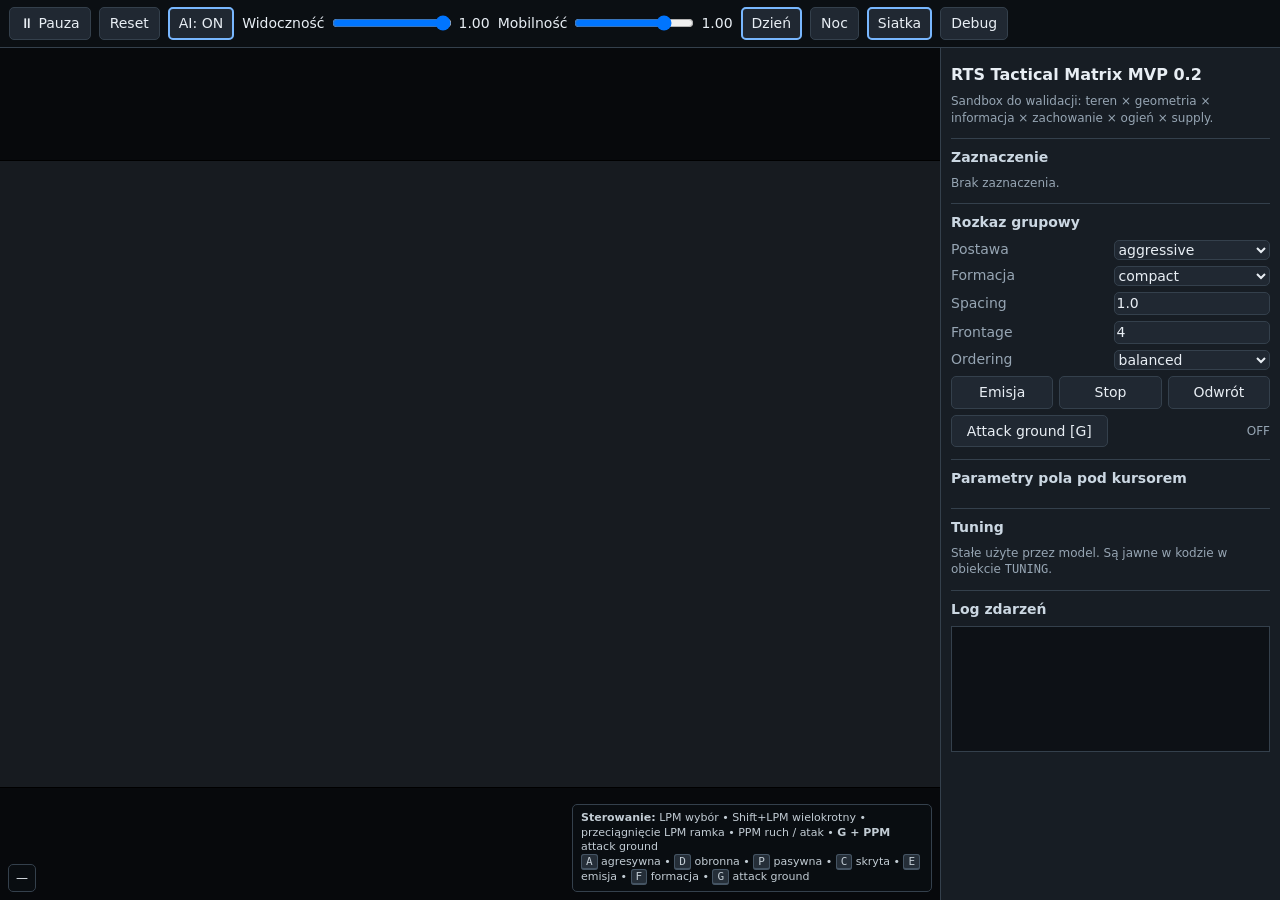
<file: mvp_0.2.html>
<!doctype html>
<html lang="pl">
<head>
<meta charset="utf-8" />
<meta name="viewport" content="width=device-width,initial-scale=1" />
<title>RTS Tactical Matrix MVP 0.2</title>
<style>
  :root{
    --bg:#101419; --panel:#171d24; --panel2:#202832; --line:#34404c;
    --text:#e8eef4; --muted:#96a5b3; --accent:#78b7ff; --good:#8fe39a;
    --warn:#f1cb6a; --bad:#ff8b8b;
  }
  *{box-sizing:border-box}
  html,body{height:100%;margin:0;background:var(--bg);color:var(--text);font:14px/1.35 system-ui,Segoe UI,Roboto,sans-serif;overflow:hidden}
  button,select,input{font:inherit}
  button,select,input[type=number],input[type=range]{
    background:var(--panel2);color:var(--text);border:1px solid var(--line);border-radius:5px
  }
  button{padding:6px 10px;cursor:pointer}
  button:hover{border-color:#6d8297}
  button.active{outline:2px solid var(--accent);outline-offset:-2px}
  #app{display:grid;grid-template-rows:auto 1fr;height:100%}
  #topbar{
    display:flex;gap:8px;align-items:center;padding:7px 9px;background:#0b0f13;border-bottom:1px solid var(--line);
    white-space:nowrap;overflow-x:auto
  }
  #main{display:grid;grid-template-columns:minmax(640px,1fr) 340px;min-height:0}
  #stageWrap{position:relative;min-width:0;min-height:0;background:#07090c;display:flex;align-items:center;justify-content:center;overflow:hidden}
  canvas{display:block;background:#171b20;box-shadow:0 0 0 1px #000;max-width:100%;max-height:100%;image-rendering:auto}
  #side{background:var(--panel);border-left:1px solid var(--line);overflow:auto;padding:10px}
  h2,h3{margin:6px 0 8px}
  h2{font-size:16px}
  h3{font-size:14px;color:#cbd7e2;border-top:1px solid var(--line);padding-top:9px;margin-top:12px}
  .row{display:grid;grid-template-columns:1fr 1fr;gap:6px;margin:6px 0;align-items:center}
  .row3{display:grid;grid-template-columns:1fr 1fr 1fr;gap:6px;margin:6px 0}
  .label{color:var(--muted)}
  .value{text-align:right}
  .small{font-size:12px;color:var(--muted)}
  .pill{display:inline-block;padding:2px 6px;border:1px solid var(--line);border-radius:10px;margin:2px 2px 2px 0;background:#11171d}
  .bar{height:7px;background:#0d1115;border:1px solid #2b343d;border-radius:4px;overflow:hidden}
  .bar>i{display:block;height:100%;background:#9fbad3}
  .bar.hp>i{background:#9bd59f}.bar.sup>i{background:#e4be6a}.bar.ammo>i{background:#9fbad3}
  .statgrid{display:grid;grid-template-columns:1fr auto;gap:3px 8px}
  .sep{height:1px;background:var(--line);margin:8px 0}
  #log{height:126px;overflow:auto;background:#0d1116;border:1px solid var(--line);padding:6px;font:11px/1.35 ui-monospace,SFMono-Regular,Consolas,monospace}
  #hover{position:absolute;left:8px;bottom:8px;background:#0a0e12dd;border:1px solid var(--line);padding:5px 7px;border-radius:5px;pointer-events:none;font-size:12px}
  #help{position:absolute;right:8px;bottom:8px;background:#0a0e12dd;border:1px solid var(--line);padding:6px 8px;border-radius:5px;pointer-events:none;font-size:11px;color:#c2ccd4;max-width:360px}
  .control{display:flex;gap:5px;align-items:center}
  .control input[type=range]{width:120px}
  kbd{background:#252e38;border:1px solid #455463;border-bottom-width:2px;border-radius:3px;padding:0 4px}
  @media(max-width:1000px){#main{grid-template-columns:1fr 300px}}
</style>
</head>
<body>
<div id="app">
  <div id="topbar">
    <button id="pauseBtn">⏸ Pauza</button>
    <button id="resetBtn">Reset</button>
    <button id="aiBtn" class="active">AI: ON</button>
    <span class="control">Widoczność
      <input id="visibility" type="range" min="0.25" max="1" step="0.05" value="1">
      <span id="visibilityVal">1.00</span>
    </span>
    <span class="control">Mobilność
      <input id="mobility" type="range" min="0.45" max="1.15" step="0.05" value="1">
      <span id="mobilityVal">1.00</span>
    </span>
    <button id="dayBtn" class="active">Dzień</button>
    <button id="nightBtn">Noc</button>
    <button id="gridBtn" class="active">Siatka</button>
    <button id="debugBtn">Debug</button>
  </div>

  <div id="main">
    <div id="stageWrap">
      <canvas id="game" width="1152" height="768"></canvas>
      <div id="hover">—</div>
      <div id="help">
        <b>Sterowanie:</b> LPM wybór • Shift+LPM wielokrotny • przeciągnięcie LPM ramka • PPM ruch / atak • <b>G + PPM</b> attack ground<br>
        <kbd>A</kbd> agresywna • <kbd>D</kbd> obronna • <kbd>P</kbd> pasywna • <kbd>C</kbd> skryta • <kbd>E</kbd> emisja • <kbd>F</kbd> formacja • <kbd>G</kbd> attack ground
      </div>
    </div>

    <aside id="side">
      <h2>RTS Tactical Matrix MVP 0.2</h2>
      <div class="small">Sandbox do walidacji: teren × geometria × informacja × zachowanie × ogień × supply.</div>

      <h3>Zaznaczenie</h3>
      <div id="selectionInfo" class="small">Brak zaznaczenia.</div>

      <h3>Rozkaz grupowy</h3>
      <div class="row">
        <span class="label">Postawa</span>
        <select id="stance">
          <option value="aggressive">aggressive</option>
          <option value="defensive">defensive</option>
          <option value="passive">passive</option>
          <option value="concealed">concealed</option>
        </select>
      </div>
      <div class="row">
        <span class="label">Formacja</span>
        <select id="formation">
          <option value="compact">compact</option>
          <option value="line">line</option>
          <option value="spread">spread</option>
        </select>
      </div>
      <div class="row">
        <span class="label">Spacing</span>
        <input id="spacing" type="number" min="0.35" max="2.5" step="0.1" value="1.0">
      </div>
      <div class="row">
        <span class="label">Frontage</span>
        <input id="frontage" type="number" min="1" max="20" step="1" value="4">
      </div>
      <div class="row">
        <span class="label">Ordering</span>
        <select id="ordering">
          <option value="balanced">balanced</option>
          <option value="armor_front">armor_front</option>
          <option value="scouts_front">scouts_front</option>
          <option value="support_rear">support_rear</option>
        </select>
      </div>
      <div class="row3">
        <button id="emissionBtn">Emisja</button>
        <button id="stopBtn">Stop</button>
        <button id="retreatBtn">Odwrót</button>
      </div>
      <div class="row">
        <button id="attackGroundBtn">Attack ground [G]</button>
        <span id="attackGroundState" class="small value">OFF</span>
      </div>

      <h3>Parametry pola pod kursorem</h3>
      <div id="tileInfo" class="statgrid small"></div>

      <h3>Tuning</h3>
      <div class="small">Stałe użyte przez model. Są jawne w kodzie w obiekcie <code>TUNING</code>.</div>
      <div id="tuningInfo" class="statgrid small"></div>

      <h3>Log zdarzeń</h3>
      <div id="log"></div>
    </aside>
  </div>
</div>

<script id="terrainData" type="application/json" src="./data/rts_mvp_terrain_presets.json"></script>
<script id="unitData" type="application/json" src="./data/rts_mvp_modular_test_units.json"></script>

<script>
"use strict";

const TERRAIN = JSON.parse(document.getElementById("terrainData").textContent);
const UNITDATA = JSON.parse(document.getElementById("unitData").textContent);

const TUNING = {
  tilePx: 48,
  mapCols: 24,
  mapRows: 16,
  elevationMovePenalty: 0.14,
  trackedBlockDelta: 3,
  infantryBlockDelta: 4,
  walkerBlockDelta: 4,

  emissionSignatureMultiplier: 1.70,
  coverSignatureMaxReduction: 0.58,
  sizeCoverScale: 7.0,

  losCoverOcclusionScale: 0.92,
  losOcclusionLimit: 1.35,
  losElevationMargin: 0.15,

  detectionThreshold: 0.22,
  identificationThreshold: 0.42,
  rangeFalloffPower: 1.35,

  visualSensorRange: 2.0,
  visualSensorStrength: 100,
  visualSensorResolution: 100,
  visualCloseIdentifyRange: 0.45,
  visualVisibilityFloor: 0.70,
  sensorStrengthWeight: 0.64,
  signatureWeight: 0.36,

  suppressionDecayPerSecond: 8.0,
  suppressionAccuracyPenalty: 0.65,
  suppressionMovePenalty: 0.45,
  suppressionArmorScale: 55,
  suppressionSizeScale: 24,
  coverSuppressionReduction: 0.70,

  frontArmorHalfAngleDeg: 65,
  supplyTransferPerSecond: 10,
  supplyTransferRange: 1.35,

  aiThinkSeconds: 0.40,
  defensiveChaseRange: 1.0,
  aggressiveChaseRange: 4.0,
  retreatHpFraction: 0.22,

  tracerDuration: 0.22,
  artilleryFlightTime: 0.75,
  artilleryScatterScale: 1.05
};

const canvas = document.getElementById("game");
const ctx = canvas.getContext("2d");
const TILE = TUNING.tilePx;
const W = TUNING.mapCols, H = TUNING.mapRows;
canvas.width = W*TILE;
canvas.height = H*TILE;

const terrainColors = {
  open:"#62675f", road:"#807866", vegetation:"#425d45", ruins:"#56565b",
  soft_ground:"#5e5949", rough_ground:"#5b574f"
};
const terrainGlyph = {
  open:"", road:"═", vegetation:"♣", ruins:"▦", soft_ground:"≈", rough_ground:"·"
};

const state = {
  running:true, aiEnabled:true, showGrid:true, debug:false,
  battlefieldVisibility:1.0, battlefieldMobility:1.0,
  units:[], nextId:1, selected:new Set(),
  memories:{blue:new Map(), red:new Map()},
  effects:[], attackGroundMode:false,
  map:[], simTime:0, lastAiThink:0,
  mouse:{x:0,y:0,down:false,startX:0,startY:0,drag:false},
  logLines:[]
};

function clamp(v,a,b){ return Math.max(a,Math.min(b,v)); }
function lerp(a,b,t){ return a+(b-a)*t; }
function dist(a,b){ return Math.hypot(a.x-b.x,a.y-b.y); }
function rad(deg){ return deg*Math.PI/180; }
function angleDiff(a,b){
  let d=a-b;
  while(d>Math.PI)d-=Math.PI*2;
  while(d<-Math.PI)d+=Math.PI*2;
  return Math.abs(d);
}
function log(msg){
  state.logLines.push(`[${state.simTime.toFixed(1)}] ${msg}`);
  if(state.logLines.length>120) state.logLines.shift();
  const el=document.getElementById("log");
  el.innerHTML=state.logLines.slice(-30).map(x=>escapeHtml(x)).join("<br>");
  el.scrollTop=el.scrollHeight;
}
function escapeHtml(s){return String(s).replace(/[&<>"']/g,c=>({"&":"&amp;","<":"&lt;",">":"&gt;","\"":"&quot;","'":"&#039;"}[c]));}

function tileAtXY(x,y){
  const c=clamp(Math.floor(x),0,W-1), r=clamp(Math.floor(y),0,H-1);
  return state.map[r][c];
}
function tileAtRC(r,c){ return (r>=0&&r<H&&c>=0&&c<W)?state.map[r][c]:null; }

function makeMap(){
  const m=[];
  for(let r=0;r<H;r++){
    const row=[];
    for(let c=0;c<W;c++){
      let preset="open", elevation=0;
      // road spine + branch
      if(r===7 || (c===12 && r>=3 && r<=12)) preset="road";
      // vegetation clusters
      if((c>=2&&c<=7&&r>=2&&r<=5) || (c>=15&&c<=21&&r>=10&&r<=14)) preset="vegetation";
      // ruins in center-left / center-right
      if((c>=7&&c<=10&&r>=9&&r<=12) || (c>=15&&c<=18&&r>=2&&r<=5)) preset="ruins";
      // soft ground basin
      if(c>=2&&c<=7&&r>=10&&r<=14) preset="soft_ground";
      // rough ridge
      if(c>=10&&c<=15&&r>=1&&r<=4) preset="rough_ground";

      // road overlays some terrain
      if(r===7 || (c===12 && r>=3 && r<=12)) preset="road";

      // elevation ridge and gentle hills
      if(r<=4 && c>=9&&c<=16) elevation=2;
      else if(r<=6 && c>=8&&c<=17) elevation=1;
      if(c>=18&&r>=9) elevation=Math.max(elevation,1);
      if(c>=20&&r>=11) elevation=2;
      if(c<=5&&r<=4) elevation=1;

      row.push({r,c,preset,elevation});
    }
    m.push(row);
  }
  return m;
}

function resolvedUnit(key){
  return JSON.parse(JSON.stringify(UNITDATA.resolved_test_units[key]));
}

function spawn(team,key,x,y,facing=0,stance="defensive"){
  const s=resolvedUnit(key);
  const u={
    id:state.nextId++, team, key, name:key.replaceAll("_"," "),
    x,y,facing, stance, formation:"compact",
    spacing:1, frontage:4, ordering:"balanced",
    hp:s.durability, hpMax:s.durability,
    supply:s.supplyState, supplyMax:s.supplyCapacity,
    suppression:0, emission:!!s.emission,
    stats:s, path:[], moveGoal:null, manualTarget:null, autoTarget:null,
    fireCooldown:Math.random()*0.4, lastKnownGoal:null, alive:true,
    groundTarget:null,
    defensiveAnchor:{x,y}, selected:false
  };
  state.units.push(u);
  return u;
}

function initialForces(){
  state.units=[]; state.nextId=1; state.selected.clear();
  state.memories.blue.clear(); state.memories.red.clear();

  // Blue: mixed modular force.
  spawn("blue","recon_infantry",3.0,4.0,0,"concealed");
  spawn("blue","recon_infantry",3.2,5.0,0,"concealed");
  spawn("blue","line_infantry",3.2,7.0,0,"defensive");
  spawn("blue","line_infantry",4.0,7.6,0,"defensive");
  spawn("blue","line_infantry",3.4,8.3,0,"defensive");
  spawn("blue","suppression_infantry",4.8,7.0,0,"defensive");
  spawn("blue","suppression_infantry",4.8,8.0,0,"defensive");
  spawn("blue","tracked_raider",2.5,6.4,0,"aggressive");
  spawn("blue","assault_walker",5.2,8.6,0,"defensive");
  spawn("blue","recon_drone",5.0,3.0,0,"concealed");
  spawn("blue","tracked_supply_carrier",2.4,8.8,0,"passive");
  spawn("blue","tracked_artillery",4.6,10.2,0,"defensive");

  // Red test opponent.
  spawn("red","recon_infantry",20.0,11.5,Math.PI,"concealed");
  spawn("red","line_infantry",20.0,7.0,Math.PI,"defensive");
  spawn("red","line_infantry",19.2,7.7,Math.PI,"defensive");
  spawn("red","line_infantry",20.4,8.4,Math.PI,"defensive");
  spawn("red","suppression_infantry",18.7,6.7,Math.PI,"defensive");
  spawn("red","suppression_infantry",18.8,8.7,Math.PI,"defensive");
  spawn("red","tracked_raider",21.0,9.4,Math.PI,"aggressive");
  spawn("red","assault_walker",17.3,7.7,Math.PI,"defensive");
  spawn("red","recon_drone",19.0,12.7,Math.PI,"concealed");
  spawn("red","tracked_supply_carrier",21.2,6.2,Math.PI,"passive");
  spawn("red","tracked_artillery",19.6,5.1,Math.PI,"defensive");
  log("Scenariusz zresetowany.");
}

function effectiveCover(target){
  const t=tileAtXY(target.x,target.y);
  const raw=TERRAIN.terrain_presets[t.preset].cover;
  const size=target.stats.size;
  return clamp(raw / (1 + size/TUNING.sizeCoverScale), 0, 0.95);
}

function effectiveSignature(target){
  let sig=target.stats.baseSignature;
  if(target.emission){
    const nightFactor=clamp(1.15-state.battlefieldVisibility,0.15,0.90);
    sig*=1+(TUNING.emissionSignatureMultiplier-1)*nightFactor;
  }
  const cov=effectiveCover(target);
  sig*=1 - cov*TUNING.coverSignatureMaxReduction;

  // Geometry-derived formation effect: tight local clustering increases group signature.
  let closeFriends=0;
  for(const u of state.units){
    if(!u.alive||u.id===target.id||u.team!==target.team)continue;
    if(Math.hypot(u.x-target.x,u.y-target.y)<0.85)closeFriends++;
  }
  sig*=1+Math.min(0.30,closeFriends*0.08);
  return Math.max(1,sig);
}

function passableFor(unit, fromTile, toTile){
  if(unit.stats.locomotionClass==="air") return true;
  const delta=Math.abs(toTile.elevation-fromTile.elevation);
  const cls=unit.stats.locomotionClass;
  let lim = cls==="tracked" ? TUNING.trackedBlockDelta :
            cls==="infantry" ? TUNING.infantryBlockDelta : TUNING.walkerBlockDelta;
  // Very large units lose one level of slope tolerance.
  if(unit.stats.size>30) lim-=1;
  return delta < lim;
}
function moveMultiplier(unit,tile,fromTile=null){
  const p=TERRAIN.terrain_presets[tile.preset];
  let m=p.mobility[unit.stats.locomotionClass] ?? 1;
  m*=state.battlefieldMobility;
  if(fromTile && unit.stats.locomotionClass!=="air"){
    const dh=Math.abs(tile.elevation-fromTile.elevation);
    m*=Math.max(0.25,1-dh*TUNING.elevationMovePenalty);
  }
  return m;
}

function tileCost(unit,r,c,nr,nc){
  const a=tileAtRC(r,c), b=tileAtRC(nr,nc);
  if(!b || !passableFor(unit,a,b)) return Infinity;
  const diag=(r!==nr&&c!==nc)?Math.SQRT2:1;
  const mul=Math.max(0.12,moveMultiplier(unit,b,a));
  return diag/mul;
}

function findPath(unit,gx,gy){
  if(unit.stats.locomotionClass==="air") return [{x:gx,y:gy}];
  const sc=clamp(Math.floor(unit.x),0,W-1), sr=clamp(Math.floor(unit.y),0,H-1);
  const gc=clamp(Math.floor(gx),0,W-1), gr=clamp(Math.floor(gy),0,H-1);
  const key=(r,c)=>r*W+c;
  const open=[{r:sr,c:sc,f:0}];
  const g=new Map([[key(sr,sc),0]]);
  const came=new Map();
  const seen=new Set();
  while(open.length){
    open.sort((a,b)=>a.f-b.f);
    const cur=open.shift(), ck=key(cur.r,cur.c);
    if(seen.has(ck)) continue; seen.add(ck);
    if(cur.r===gr&&cur.c===gc){
      const out=[]; let r=gr,c=gc,k=key(r,c);
      while(!(r===sr&&c===sc)){
        out.push({x:c+0.5,y:r+0.5});
        const prev=came.get(k); if(!prev) break;
        r=prev.r;c=prev.c;k=key(r,c);
      }
      out.reverse();
      out.push({x:gx,y:gy});
      return out;
    }
    for(const [dr,dc] of [[1,0],[-1,0],[0,1],[0,-1],[1,1],[1,-1],[-1,1],[-1,-1]]){
      const nr=cur.r+dr,nc=cur.c+dc; if(nr<0||nr>=H||nc<0||nc>=W)continue;
      const step=tileCost(unit,cur.r,cur.c,nr,nc); if(!isFinite(step))continue;
      const ng=(g.get(ck)??Infinity)+step, nk=key(nr,nc);
      if(ng<(g.get(nk)??Infinity)){
        g.set(nk,ng);came.set(nk,{r:cur.r,c:cur.c});
        const h=Math.hypot(gr-nr,gc-nc);
        open.push({r:nr,c:nc,f:ng+h});
      }
    }
  }
  return [];
}

function sampleLine(a,b,step=0.18){
  const d=dist(a,b), n=Math.max(1,Math.ceil(d/step)), pts=[];
  for(let i=0;i<=n;i++){
    const t=i/n; pts.push({x:lerp(a.x,b.x,t),y:lerp(a.y,b.y,t),t});
  }
  return pts;
}

function lineOfSight(observer,target){
  const d=dist(observer,target);
  if(d<0.01) return true;
  const obsGround=tileAtXY(observer.x,observer.y).elevation;
  const tarGround=tileAtXY(target.x,target.y).elevation;
  const obsZ=obsGround+observer.stats.height;
  const tarZ=tarGround+target.stats.height*0.55;
  let occ=0;
  const samples=sampleLine(observer,target,0.22);
  let prevKey="";
  for(let i=1;i<samples.length-1;i++){
    const p=samples[i], tile=tileAtXY(p.x,p.y), k=tile.r+","+tile.c;
    if(k===prevKey) continue; prevKey=k;
    const rayZ=lerp(obsZ,tarZ,p.t);
    const terrainZ=tile.elevation;
    if(terrainZ > rayZ-TUNING.losElevationMargin) return false;
    const c=TERRAIN.terrain_presets[tile.preset].cover;
    const heightFactor=clamp(1-(rayZ-terrainZ)/Math.max(1,observer.stats.height+target.stats.height),0.15,1);
    occ += c*TUNING.losCoverOcclusionScale*heightFactor;
    if(occ>TUNING.losOcclusionLimit) return false;
  }

  // Mutual blocking by units: formation ordering and spacing can therefore change LoS.
  const ax=observer.x, ay=observer.y, bx=target.x, by=target.y;
  const abx=bx-ax, aby=by-ay, ab2=abx*abx+aby*aby;
  for(const blocker of state.units){
    if(!blocker.alive||blocker.id===observer.id||blocker.id===target.id||blocker.stats.locomotionClass==="air")continue;
    const apx=blocker.x-ax, apy=blocker.y-ay;
    const t=clamp((apx*abx+apy*aby)/Math.max(0.0001,ab2),0,1);
    if(t<=0.05||t>=0.95)continue;
    const cx=ax+abx*t, cy=ay+aby*t;
    const lateral=Math.hypot(blocker.x-cx,blocker.y-cy);
    const blockRadius=0.10+Math.sqrt(blocker.stats.footprint)*0.09;
    if(lateral>blockRadius)continue;
    const rayZ=lerp(obsZ,tarZ,t);
    const blockerZ=tileAtXY(blocker.x,blocker.y).elevation+blocker.stats.height;
    if(blockerZ>=rayZ*0.88)return false;
  }
  return true;
}

function visualSensorQuality(observer,target){
  const d=dist(observer,target);
  const sameTile=Math.floor(observer.x)===Math.floor(target.x) && Math.floor(observer.y)===Math.floor(target.y);
  if(sameTile || d<=TUNING.visualCloseIdentifyRange) return 1.0;
  if(d>TUNING.visualSensorRange || !lineOfSight(observer,target)) return 0;

  const distanceFactor=1-0.65*clamp(d/TUNING.visualSensorRange,0,1);
  const visibilityFactor=TUNING.visualVisibilityFloor+(1-TUNING.visualVisibilityFloor)*state.battlefieldVisibility;
  const signatureFactor=0.82+0.18*clamp(effectiveSignature(target)/100,0,1);
  return clamp(distanceFactor*visibilityFactor*signatureFactor,0,1);
}

function specialSensorQuality(observer,target){
  const d=dist(observer,target), s=observer.stats;
  if(d>s.sensorRange) return 0;
  // MVP special sensors intentionally ignore terrain/elevation LoS.
  const rangeFactor=Math.pow(clamp(1-d/Math.max(0.001,s.sensorRange),0,1),TUNING.rangeFalloffPower);
  const strength=clamp(s.sensorStrength/100,0,1);
  const signature=clamp(effectiveSignature(target)/100,0,1);
  const raw=(strength*TUNING.sensorStrengthWeight + signature*TUNING.signatureWeight);
  return clamp(raw*(0.28+0.72*rangeFactor),0,1);
}

function observationQuality(observer,target){
  return Math.max(visualSensorQuality(observer,target), specialSensorQuality(observer,target));
}

function observationResolution(observer,target){
  const visual=visualSensorQuality(observer,target)*TUNING.visualSensorResolution/100;
  const special=specialSensorQuality(observer,target)*(observer.stats.sensorResolution/100);
  return clamp(Math.max(visual,special),0,1);
}

function bestObservation(team,target){
  let best=0, obs=null, source="none";
  for(const u of state.units){
    if(!u.alive||u.team!==team)continue;
    const v=visualSensorQuality(u,target);
    const sp=specialSensorQuality(u,target);
    const q=Math.max(v,sp);
    if(q>best){
      best=q;obs=u;source=v>=sp?"eyes":"special";
    }
  }
  return {q:best,observer:obs,source};
}
function updateMemories(){
  for(const team of ["blue","red"]){
    const mem=state.memories[team];
    for(const target of state.units){
      if(!target.alive||target.team===team)continue;
      const {q,source}=bestObservation(team,target);
      if(q>=TUNING.detectionThreshold){
        const resolution=bestResolution(team,target);
        mem.set(target.id,{x:target.x,y:target.y,time:state.simTime,q,resolution,source,alive:true});
      } else {
        const old=mem.get(target.id);
        if(old) old.q=Math.max(0,old.q-0.02);
      }
    }
  }
}
function bestResolution(team,target){
  let best=0;
  for(const u of state.units){
    if(!u.alive||u.team!==team)continue;
    best=Math.max(best,observationResolution(u,target));
  }
  return clamp(best,0,1);
}
function isDetected(team,target){
  return bestObservation(team,target).q>=TUNING.detectionThreshold;
}

function armorAgainst(target,attacker){
  const incoming=Math.atan2(attacker.y-target.y,attacker.x-target.x);
  const d=angleDiff(incoming,target.facing);
  return d<=rad(TUNING.frontArmorHalfAngleDeg)?target.stats.armorFront:target.stats.armorOther;
}


function unitOpacity(u){
  // Transparency is 0..0.5, hence opacity is 1.0..0.5.
  // Low effective signature => visually more concealed.
  return clamp(0.5 + 0.5*(effectiveSignature(u)/80),0.5,1.0);
}

function addDirectShotEffect(shooter,point,hit){
  state.effects.push({
    kind:"tracer", from:{x:shooter.x,y:shooter.y}, to:{x:point.x,y:point.y},
    age:0, duration:TUNING.tracerDuration, team:shooter.team, hit
  });
}

function scheduleArtilleryImpact(shooter,x,y,accuracyFactor=1){
  const d=Math.hypot(x-shooter.x,y-shooter.y);
  const miss=Math.max(0,1-shooter.stats.accuracy*accuracyFactor);
  const scatter=miss*TUNING.artilleryScatterScale*(0.45+0.55*d/Math.max(1,shooter.stats.weaponRange));
  const a=Math.random()*Math.PI*2, r=Math.sqrt(Math.random())*scatter;
  const ix=clamp(x+Math.cos(a)*r,0.05,W-0.05);
  const iy=clamp(y+Math.sin(a)*r,0.05,H-0.05);
  shooter.facing=Math.atan2(iy-shooter.y,ix-shooter.x);
  state.effects.push({
    kind:"artillery", from:{x:shooter.x,y:shooter.y}, to:{x:ix,y:iy},
    age:0, duration:TUNING.artilleryFlightTime, applied:false,
    shooterId:shooter.id, team:shooter.team,
    damage:shooter.stats.damage, suppressionPower:shooter.stats.suppressionPower,
    blastRadius:Math.max(0.3,shooter.stats.blastRadius||1)
  });
}

function applyGroundImpact(e){
  const shooter=state.units.find(u=>u.id===e.shooterId);
  for(const target of state.units){
    if(!target.alive)continue;
    const d=Math.hypot(target.x-e.to.x,target.y-e.to.y);
    if(d>e.blastRadius)continue;
    const falloff=clamp(1-d/e.blastRadius,0.15,1);
    const cov=effectiveCover(target);
    const armor=target.stats.armorOther||0;
    const dmg=Math.max(0,e.damage*falloff-armor);
    target.hp=Math.max(0,target.hp-dmg);
    const supRes=(1-cov*TUNING.coverSuppressionReduction) *
                 (1-clamp(armor/TUNING.suppressionArmorScale,0,0.55)) /
                 (1+target.stats.size/TUNING.suppressionSizeScale);
    target.suppression=clamp(target.suppression+e.suppressionPower*falloff*supRes,0,100);
    if(target.hp<=0)killUnit(target,shooter);
  }
  state.effects.push({kind:"impact",to:{...e.to},age:0,duration:0.35,blastRadius:e.blastRadius,team:e.team});
}

function updateEffects(dt){
  for(const e of state.effects){
    e.age+=dt;
    if(e.kind==="artillery"&&!e.applied&&e.age>=e.duration*0.82){
      e.applied=true;applyGroundImpact(e);
    }
  }
  state.effects=state.effects.filter(e=>e.age<e.duration);
}

function fireAtGround(shooter,x,y){
  if(!shooter.alive||shooter.supply<1||shooter.stats.rateOfFire<=0)return false;
  const d=Math.hypot(x-shooter.x,y-shooter.y);
  const minR=shooter.stats.minRange||0;
  if(d>shooter.stats.weaponRange||d<minR)return false;
  if(!shooter.stats.indirectFire){
    const pseudo={id:-999,x,y,stats:{height:0.2,footprint:0.1,locomotionClass:"infantry"}};
    if(!lineOfSight(shooter,pseudo))return false;
  }
  shooter.supply=Math.max(0,shooter.supply-1);
  shooter.fireCooldown=1/Math.max(0.01,shooter.stats.rateOfFire);

  if(shooter.stats.indirectFire){
    scheduleArtilleryImpact(shooter,x,y,1);
  }else{
    shooter.facing=Math.atan2(y-shooter.y,x-shooter.x);
    addDirectShotEffect(shooter,{x,y},false);
  }
  return true;
}

function fireAt(shooter,target){
  if(!shooter.alive||!target.alive||shooter.supply<1||shooter.stats.rateOfFire<=0)return false;
  const d=dist(shooter,target), minR=shooter.stats.minRange||0;
  if(d>shooter.stats.weaponRange||d<minR)return false;

  const q=observationQuality(shooter,target);
  if(q<TUNING.detectionThreshold)return false;

  if(shooter.stats.indirectFire){
    shooter.supply=Math.max(0,shooter.supply-1);
    shooter.fireCooldown=1/Math.max(0.01,shooter.stats.rateOfFire);
    scheduleArtilleryImpact(shooter,target.x,target.y,0.55+0.45*q);
    return true;
  }

  if(!lineOfSight(shooter,target))return false;

  shooter.supply=Math.max(0,shooter.supply-1);
  shooter.fireCooldown=1/Math.max(0.01,shooter.stats.rateOfFire);
  shooter.facing=Math.atan2(target.y-shooter.y,target.x-shooter.x);

  const supPenalty=1-(shooter.suppression/100)*TUNING.suppressionAccuracyPenalty;
  const effectiveAcc=clamp(shooter.stats.accuracy*(0.35+0.65*q)*supPenalty,0.02,0.98);
  const hit=Math.random()<effectiveAcc;
  addDirectShotEffect(shooter,target,hit);

  const cov=effectiveCover(target);
  const armor=armorAgainst(target,shooter);
  const supRes=(1-cov*TUNING.coverSuppressionReduction) *
               (1-clamp(armor/TUNING.suppressionArmorScale,0,0.55)) /
               (1+target.stats.size/TUNING.suppressionSizeScale);

  if(hit){
    const dmg=Math.max(0,shooter.stats.damage-armor);
    target.hp=Math.max(0,target.hp-dmg);
    target.suppression=clamp(target.suppression+shooter.stats.suppressionPower*supRes,0,100);
    if(dmg>0 && (Math.random()<0.18 || target.hp===0))
      log(`${shooter.team} ${shooter.name} trafia ${target.name}: ${dmg.toFixed(0)} dmg (${armor===target.stats.armorFront?"front":"other"} armor).`);
    if(target.hp<=0) killUnit(target,shooter);
  }else{
    target.suppression=clamp(target.suppression+shooter.stats.suppressionPower*0.28*supRes,0,100);
  }
  return true;
}

function killUnit(u,killer){
  if(!u.alive)return;
  u.alive=false; state.selected.delete(u.id);
  log(`${u.team} ${u.name} zniszczony przez ${killer?.name||"?"}.`);
  state.memories.blue.delete(u.id); state.memories.red.delete(u.id);
}

function selectTargetFor(u){
  if(u.stance==="passive"||u.stance==="concealed") return null;
  let best=null,bestScore=-Infinity;
  for(const e of state.units){
    if(!e.alive||e.team===u.team)continue;
    const q=observationQuality(u,e);
    if(q<TUNING.detectionThreshold)continue;
    const d=dist(u,e);
    const chase=u.stance==="aggressive"?TUNING.aggressiveChaseRange:TUNING.defensiveChaseRange;
    if(d>u.stats.weaponRange+chase)continue;
    const score=(1-d/(u.stats.weaponRange+chase+0.001))*2 + (1-e.hp/e.hpMax);
    if(score>bestScore){bestScore=score;best=e;}
  }
  return best;
}

function updateCombat(u,dt){
  if(!u.alive)return;
  u.fireCooldown=Math.max(0,u.fireCooldown-dt);
  u.suppression=Math.max(0,u.suppression-TUNING.suppressionDecayPerSecond*dt);

  if(u.hp/u.hpMax<TUNING.retreatHpFraction && u.stance!=="passive"){
    // No forced retreat: stance remains a player/AI order. AI may issue it separately.
  }

  if(u.groundTarget){
    if(u.fireCooldown<=0)fireAtGround(u,u.groundTarget.x,u.groundTarget.y);
    return;
  }

  let target=null;
  if(u.manualTarget){
    target=state.units.find(x=>x.id===u.manualTarget&&x.alive);
    if(!target)u.manualTarget=null;
  }
  if(!target){
    u.autoTarget=selectTargetFor(u)?.id||null;
    target=state.units.find(x=>x.id===u.autoTarget&&x.alive);
  }
  if(!target)return;

  const d=dist(u,target);
  if(d<=u.stats.weaponRange && u.fireCooldown<=0){
    fireAt(u,target);
  } else if(u.stance==="aggressive" && d<=u.stats.weaponRange+TUNING.aggressiveChaseRange && !u.moveGoal){
    issueMoveSingle(u,target.x,target.y);
  }
}

function transferSupply(dt){
  const carriers=state.units.filter(u=>u.alive&&u.key==="tracked_supply_carrier"&&u.supply>0);
  for(const c of carriers){
    for(const u of state.units){
      if(!u.alive||u.team!==c.team||u.id===c.id||u.supply>=u.supplyMax-0.01)continue;
      if(dist(c,u)<=TUNING.supplyTransferRange){
        const amount=Math.min(TUNING.supplyTransferPerSecond*dt,c.supply,u.supplyMax-u.supply);
        c.supply-=amount;u.supply+=amount;
      }
    }
  }
}

function issueMoveSingle(u,x,y){
  u.moveGoal={x,y};
  u.path=findPath(u,x,y);
  u.manualTarget=null;
  u.groundTarget=null;
}
function updateMovement(u,dt){
  if(!u.alive||!u.path.length)return;
  const p=u.path[0];
  const dx=p.x-u.x,dy=p.y-u.y,d=Math.hypot(dx,dy);
  if(d<0.05){u.path.shift();if(!u.path.length)u.moveGoal=null;return;}
  const tile=tileAtXY(u.x,u.y), nextTile=tileAtXY(p.x,p.y);
  const mul=moveMultiplier(u,nextTile,tile);
  const supMove=1-(u.suppression/100)*TUNING.suppressionMovePenalty;
  const speed=u.stats.speed*mul*supMove;
  const step=Math.min(d,speed*dt);
  const nx=dx/d,ny=dy/d;
  u.x+=nx*step;u.y+=ny*step;
  u.facing=Math.atan2(ny,nx);
}

function formationSettings(name){
  if(name==="compact")return {spacing:0.65,frontage:3};
  if(name==="line")return {spacing:1.0,frontage:99};
  return {spacing:1.5,frontage:4};
}
function sortedForOrdering(units,ordering){
  const a=[...units];
  if(ordering==="armor_front") a.sort((x,y)=>(y.stats.armorFront+y.stats.size*0.2)-(x.stats.armorFront+x.stats.size*0.2));
  else if(ordering==="scouts_front") a.sort((x,y)=>(y.stats.sensorStrength-y.stats.baseSignature*0.2)-(x.stats.sensorStrength-x.stats.baseSignature*0.2));
  else if(ordering==="support_rear") a.sort((x,y)=>(x.stats.weaponRange+x.stats.suppressionPower*0.05)-(y.stats.weaponRange+y.stats.suppressionPower*0.05));
  else a.sort((x,y)=>x.id-y.id);
  return a;
}
function issueFormationMove(units,gx,gy){
  if(!units.length)return;
  const form=document.getElementById("formation").value;
  const spacing=parseFloat(document.getElementById("spacing").value)||1;
  let frontage=parseInt(document.getElementById("frontage").value)||4;
  if(form==="line") frontage=units.length;
  if(form==="compact") frontage=Math.min(frontage,Math.ceil(Math.sqrt(units.length)));
  const ordering=document.getElementById("ordering").value;
  const arr=sortedForOrdering(units,ordering);

  const avg={x:arr.reduce((s,u)=>s+u.x,0)/arr.length,y:arr.reduce((s,u)=>s+u.y,0)/arr.length};
  const dir=Math.atan2(gy-avg.y,gx-avg.x);
  const right={x:-Math.sin(dir),y:Math.cos(dir)};
  const back={x:-Math.cos(dir),y:-Math.sin(dir)};
  const maxFoot=Math.sqrt(Math.max(...arr.map(u=>u.stats.footprint)));
  const cell=Math.max(0.4,spacing+maxFoot*0.22);

  arr.forEach((u,i)=>{
    const col=i%frontage,row=Math.floor(i/frontage);
    const rowCount=Math.min(frontage,arr.length-row*frontage);
    const centered=col-(rowCount-1)/2;
    const x=gx+right.x*centered*cell+back.x*row*cell;
    const y=gy+right.y*centered*cell+back.y*row*cell;
    u.formation=form;u.spacing=spacing;u.frontage=frontage;u.ordering=ordering;
    issueMoveSingle(u,clamp(x,0.2,W-0.2),clamp(y,0.2,H-0.2));
  });
}

function retreatSelected(){
  const arr=selectedUnits(); if(!arr.length)return;
  // Retreat 4 tiles opposite nearest known enemy centroid.
  let ex=0,ey=0,n=0;
  for(const e of state.units) if(e.alive&&e.team==="red"){ex+=e.x;ey+=e.y;n++;}
  if(!n)return;ex/=n;ey/=n;
  const ax=arr.reduce((s,u)=>s+u.x,0)/arr.length, ay=arr.reduce((s,u)=>s+u.y,0)/arr.length;
  const dx=ax-ex,dy=ay-ey,d=Math.hypot(dx,dy)||1;
  issueFormationMove(arr,clamp(ax+dx/d*4,0.5,W-0.5),clamp(ay+dy/d*4,0.5,H-0.5));
  arr.forEach(u=>u.stance="passive");
  syncSelectionControls();
}

function updateAI(dt){
  if(!state.aiEnabled || state.simTime-state.lastAiThink<TUNING.aiThinkSeconds)return;
  state.lastAiThink=state.simTime;
  for(const u of state.units){
    if(!u.alive||u.team!=="red")continue;
    if(u.hp/u.hpMax<TUNING.retreatHpFraction){
      u.stance="passive";
      const dx=u.x-12,dy=u.y-8,d=Math.hypot(dx,dy)||1;
      if(!u.path.length) issueMoveSingle(u,clamp(u.x+dx/d*3,0.5,W-0.5),clamp(u.y+dy/d*3,0.5,H-0.5));
      continue;
    }
    const t=selectTargetFor(u);
    if(t){
      u.autoTarget=t.id;
      if(u.stance==="aggressive" && dist(u,t)>u.stats.weaponRange*0.85 && !u.path.length){
        issueMoveSingle(u,t.x,t.y);
      }
    }else if(u.stance==="aggressive" && !u.path.length){
      const mem=nearestMemory("red",u);
      if(mem) issueMoveSingle(u,mem.x,mem.y);
      else if(Math.random()<0.08) issueMoveSingle(u,12+Math.random()*3-1.5,7+Math.random()*3-1.5);
    }
  }
}

function nearestMemory(team,u){
  let best=null,bd=Infinity;
  for(const m of state.memories[team].values()){
    if(state.simTime-m.time>12)continue;
    const d=Math.hypot(m.x-u.x,m.y-u.y);
    if(d<bd){bd=d;best=m;}
  }
  return best;
}

function update(dt){
  state.simTime+=dt;
  updateMemories();
  updateAI(dt);
  for(const u of state.units){updateMovement(u,dt);updateCombat(u,dt);}
  transferSupply(dt);
  updateEffects(dt);
}

function teamColor(team){return team==="blue"?"#72b8ff":"#ff7b79";}
function unitRadius(u){return clamp(0.16+Math.sqrt(u.stats.footprint)*0.08,0.18,0.42);}

function drawMap(){
  for(let r=0;r<H;r++)for(let c=0;c<W;c++){
    const t=state.map[r][c], x=c*TILE,y=r*TILE;
    ctx.fillStyle=terrainColors[t.preset];ctx.fillRect(x,y,TILE,TILE);
    // elevation tint
    if(t.elevation>0){ctx.fillStyle=`rgba(255,255,255,${0.055*t.elevation})`;ctx.fillRect(x,y,TILE,TILE);}
    const g=terrainGlyph[t.preset];
    if(g){ctx.fillStyle="rgba(230,240,230,.18)";ctx.font="16px system-ui";ctx.fillText(g,x+5,y+17);}
    if(t.elevation){ctx.fillStyle="rgba(255,255,255,.55)";ctx.font="10px ui-monospace";ctx.fillText("h"+t.elevation,x+TILE-18,y+11);}
  }
  if(state.showGrid){
    ctx.strokeStyle="rgba(15,20,25,.45)";ctx.lineWidth=1;ctx.beginPath();
    for(let c=0;c<=W;c++){ctx.moveTo(c*TILE,0);ctx.lineTo(c*TILE,H*TILE);}
    for(let r=0;r<=H;r++){ctx.moveTo(0,r*TILE);ctx.lineTo(W*TILE,r*TILE);}
    ctx.stroke();
  }
}


function roleLabel(u){
  const labels={
    recon_infantry:"RCN", line_infantry:"INF", suppression_infantry:"MG",
    tracked_raider:"RDR", assault_walker:"WLK", recon_drone:"UAV",
    tracked_supply_carrier:"SUP", tracked_artillery:"ART"
  };
  return labels[u.key]||u.key.slice(0,3).toUpperCase();
}

function drawEffects(){
  for(const e of state.effects){
    const t=clamp(e.age/e.duration,0,1);
    if(e.kind==="tracer"){
      ctx.save();
      ctx.globalAlpha=1-t;
      ctx.strokeStyle=e.team==="blue"?"#bfe1ff":"#ffc3bd";
      ctx.lineWidth=e.hit?2.3:1.5;
      ctx.beginPath();ctx.moveTo(e.from.x*TILE,e.from.y*TILE);ctx.lineTo(e.to.x*TILE,e.to.y*TILE);ctx.stroke();
      ctx.fillStyle=e.hit?"#fff4b4":"#d9e1e8";
      ctx.beginPath();ctx.arc(e.to.x*TILE,e.to.y*TILE,e.hit?3:1.8,0,Math.PI*2);ctx.fill();
      ctx.restore();
    }else if(e.kind==="artillery"){
      const p=clamp(t/0.82,0,1);
      const x=lerp(e.from.x,e.to.x,p)*TILE, y=lerp(e.from.y,e.to.y,p)*TILE;
      ctx.save();
      ctx.strokeStyle="rgba(255,220,150,.45)";
      ctx.setLineDash([5,5]);ctx.beginPath();ctx.moveTo(e.from.x*TILE,e.from.y*TILE);ctx.lineTo(e.to.x*TILE,e.to.y*TILE);ctx.stroke();
      ctx.setLineDash([]);
      ctx.fillStyle="#ffe09b";ctx.beginPath();ctx.arc(x,y,4,0,Math.PI*2);ctx.fill();
      ctx.restore();
    }else if(e.kind==="impact"){
      ctx.save();ctx.globalAlpha=1-t;
      ctx.strokeStyle="#ffd486";ctx.lineWidth=3;
      ctx.beginPath();ctx.arc(e.to.x*TILE,e.to.y*TILE,e.blastRadius*TILE*(0.3+0.7*t),0,Math.PI*2);ctx.stroke();
      ctx.restore();
    }
  }
}

function drawUnit(u,viewer="blue"){
  if(!u.alive)return;
  const own=u.team===viewer;
  let visible=own, contact=false, identified=own;
  if(!own){
    const obs=bestObservation(viewer,u); visible=obs.q>=TUNING.detectionThreshold;
    if(visible){
      contact=true;
      identified=bestResolution(viewer,u)>=TUNING.identificationThreshold;
    }
  }
  if(!visible)return;

  const px=u.x*TILE,py=u.y*TILE,r=unitRadius(u)*TILE;
  if(contact&&!identified){
    ctx.fillStyle="rgba(255,190,110,.9)";ctx.beginPath();ctx.arc(px,py,5,0,Math.PI*2);ctx.fill();
    ctx.strokeStyle="rgba(255,210,140,.7)";ctx.beginPath();ctx.arc(px,py,9,0,Math.PI*2);ctx.stroke();
    return;
  }

  ctx.save();ctx.translate(px,py);ctx.rotate(u.facing);
  ctx.globalAlpha=unitOpacity(u);
  ctx.fillStyle=teamColor(u.team);ctx.strokeStyle="#111";ctx.lineWidth=2;
  if(u.stats.locomotionClass==="infantry"){
    ctx.beginPath();ctx.arc(0,0,r,0,Math.PI*2);ctx.fill();ctx.stroke();
  } else if(u.stats.locomotionClass==="tracked"){
    ctx.fillRect(-r,-r*.68,r*2,r*1.36);ctx.strokeRect(-r,-r*.68,r*2,r*1.36);
  } else if(u.stats.locomotionClass==="walker"){
    ctx.beginPath();ctx.moveTo(r,0);ctx.lineTo(-r*.7,-r*.8);ctx.lineTo(-r*.7,r*.8);ctx.closePath();ctx.fill();ctx.stroke();
  } else {
    ctx.beginPath();ctx.moveTo(r,0);ctx.lineTo(-r*.75,-r*.55);ctx.lineTo(-r*.35,0);ctx.lineTo(-r*.75,r*.55);ctx.closePath();ctx.fill();ctx.stroke();
  }
  ctx.strokeStyle="#111";ctx.lineWidth=2;ctx.beginPath();ctx.moveTo(0,0);ctx.lineTo(r*1.25,0);ctx.stroke();
  ctx.restore();

  // Readability: role label is not a gameplay class; it only names this test configuration.
  ctx.save();
  ctx.globalAlpha=0.92;
  ctx.font="bold 9px ui-monospace";
  ctx.textAlign="center";
  ctx.fillStyle="#f5f7fa";
  ctx.strokeStyle="rgba(0,0,0,.8)";
  ctx.lineWidth=3;
  ctx.strokeText(roleLabel(u),px,py+r+13);
  ctx.fillText(roleLabel(u),px,py+r+13);
  ctx.restore();

  if(state.selected.has(u.id)){
    ctx.strokeStyle="#fff";ctx.lineWidth=2;ctx.beginPath();ctx.arc(px,py,r+5,0,Math.PI*2);ctx.stroke();
  }
  if(u.emission){
    ctx.strokeStyle="rgba(255,240,140,.65)";ctx.beginPath();ctx.arc(px,py,r+9,0,Math.PI*2);ctx.stroke();
  }

  // bars
  const bw=Math.max(22,r*2),bx=px-bw/2,by=py-r-10;
  ctx.fillStyle="#0a0c0e";ctx.fillRect(bx,by,bw,4);
  ctx.fillStyle="#8bd392";ctx.fillRect(bx,by,bw*(u.hp/u.hpMax),4);
  if(u.suppression>2){
    ctx.fillStyle="#0a0c0e";ctx.fillRect(bx,by+5,bw,3);
    ctx.fillStyle="#e5c05f";ctx.fillRect(bx,by+5,bw*(u.suppression/100),3);
  }
  if(state.debug){
    ctx.fillStyle="#fff";ctx.font="9px ui-monospace";ctx.fillText(`#${u.id} ${u.key}`,px-r,py+r+13);
  }
}

function drawMemories(){
  const mem=state.memories.blue;
  for(const [id,m] of mem){
    const target=state.units.find(u=>u.id===id);
    if(target?.alive && isDetected("blue",target))continue;
    if(state.simTime-m.time>18)continue;
    const a=clamp(1-(state.simTime-m.time)/18,0,1);
    ctx.strokeStyle=`rgba(255,165,90,${a*.7})`;ctx.lineWidth=1.5;
    const x=m.x*TILE,y=m.y*TILE;
    ctx.beginPath();ctx.moveTo(x-6,y-6);ctx.lineTo(x+6,y+6);ctx.moveTo(x+6,y-6);ctx.lineTo(x-6,y+6);ctx.stroke();
  }
}

function drawDebug(){
  if(!state.debug)return;
  const arr=selectedUnits(); if(!arr.length)return;
  for(const u of arr){
    const x=u.x*TILE,y=u.y*TILE;
    ctx.strokeStyle="rgba(230,245,255,.55)";ctx.lineWidth=1;
    ctx.beginPath();ctx.arc(x,y,TUNING.visualSensorRange*TILE,0,Math.PI*2);ctx.stroke();
    ctx.strokeStyle="rgba(100,190,255,.35)";
    ctx.setLineDash([4,4]);ctx.beginPath();ctx.arc(x,y,u.stats.sensorRange*TILE,0,Math.PI*2);ctx.stroke();ctx.setLineDash([]);
    if(u.stats.weaponRange>0){
      ctx.strokeStyle="rgba(255,160,120,.35)";ctx.beginPath();ctx.arc(x,y,u.stats.weaponRange*TILE,0,Math.PI*2);ctx.stroke();
    }
  }
}

function drawSelectionBox(){
  if(!state.mouse.down||!state.mouse.drag)return;
  const x=Math.min(state.mouse.startX,state.mouse.x),y=Math.min(state.mouse.startY,state.mouse.y);
  const w=Math.abs(state.mouse.x-state.mouse.startX),h=Math.abs(state.mouse.y-state.mouse.startY);
  ctx.fillStyle="rgba(100,180,255,.12)";ctx.fillRect(x,y,w,h);
  ctx.strokeStyle="rgba(140,205,255,.8)";ctx.strokeRect(x,y,w,h);
}

function render(){
  ctx.clearRect(0,0,canvas.width,canvas.height);
  drawMap();drawMemories();
  for(const u of state.units)drawUnit(u,"blue");
  drawEffects();
  drawDebug();drawSelectionBox();
}

function selectedUnits(){return state.units.filter(u=>u.alive&&state.selected.has(u.id)&&u.team==="blue");}
function unitAtCanvas(px,py,teamFilter=null){
  let best=null,bd=999;
  for(const u of state.units){
    if(!u.alive || (teamFilter&&u.team!==teamFilter))continue;
    if(u.team==="red"&&!isDetected("blue",u))continue;
    const d=Math.hypot(px-u.x*TILE,py-u.y*TILE),rr=unitRadius(u)*TILE+8;
    if(d<rr&&d<bd){bd=d;best=u;}
  }
  return best;
}
function canvasPos(ev){
  const rect=canvas.getBoundingClientRect();
  const sx=canvas.width/rect.width,sy=canvas.height/rect.height;
  return {x:(ev.clientX-rect.left)*sx,y:(ev.clientY-rect.top)*sy};
}

canvas.addEventListener("mousedown",ev=>{
  if(ev.button!==0)return;
  const p=canvasPos(ev);state.mouse.down=true;state.mouse.drag=false;
  state.mouse.startX=p.x;state.mouse.startY=p.y;state.mouse.x=p.x;state.mouse.y=p.y;
});
canvas.addEventListener("mousemove",ev=>{
  const p=canvasPos(ev);state.mouse.x=p.x;state.mouse.y=p.y;
  if(state.mouse.down && Math.hypot(p.x-state.mouse.startX,p.y-state.mouse.startY)>8)state.mouse.drag=true;
  updateHover(p.x,p.y);
});
canvas.addEventListener("mouseup",ev=>{
  if(ev.button!==0)return;
  const p=canvasPos(ev);
  if(state.mouse.drag){
    if(!ev.shiftKey)state.selected.clear();
    const x1=Math.min(state.mouse.startX,p.x),x2=Math.max(state.mouse.startX,p.x);
    const y1=Math.min(state.mouse.startY,p.y),y2=Math.max(state.mouse.startY,p.y);
    for(const u of state.units)if(u.alive&&u.team==="blue"){
      const x=u.x*TILE,y=u.y*TILE;if(x>=x1&&x<=x2&&y>=y1&&y<=y2)state.selected.add(u.id);
    }
  }else{
    const u=unitAtCanvas(p.x,p.y,"blue");
    if(!ev.shiftKey)state.selected.clear();
    if(u){
      if(ev.shiftKey&&state.selected.has(u.id))state.selected.delete(u.id);else state.selected.add(u.id);
    }
  }
  state.mouse.down=false;state.mouse.drag=false;syncSelectionControls();updateSide();
});
canvas.addEventListener("contextmenu",ev=>{
  ev.preventDefault();
  const p=canvasPos(ev),enemy=unitAtCanvas(p.x,p.y,"red"),arr=selectedUnits();
  if(!arr.length)return;

  if(state.attackGroundMode){
    const gx=p.x/TILE,gy=p.y/TILE;
    let count=0;
    arr.forEach(u=>{
      if(u.stats.rateOfFire>0){
        u.groundTarget={x:gx,y:gy};
        u.manualTarget=null;u.autoTarget=null;u.path=[];u.moveGoal=null;
        count++;
      }
    });
    log(`Attack ground: ${count} jednostek -> [${gx.toFixed(1)}, ${gy.toFixed(1)}].`);
    setAttackGroundMode(false);
  }else if(enemy){
    arr.forEach(u=>{u.manualTarget=enemy.id;u.groundTarget=null;u.autoTarget=null;u.path=[];u.moveGoal=null;});
    log(`Rozkaz ataku na ${enemy.name} (#${enemy.id}).`);
  }else{
    issueFormationMove(arr,p.x/TILE,p.y/TILE);
  }
});

function applyStance(v){
  for(const u of selectedUnits()){
    u.stance=v;
    if(v==="concealed"){u.emission=false;u.manualTarget=null;}
  }
}
function syncSelectionControls(){
  const a=selectedUnits();if(!a.length)return;
  const u=a[0];
  document.getElementById("stance").value=u.stance;
  document.getElementById("formation").value=u.formation||"compact";
  document.getElementById("spacing").value=u.spacing||1;
  document.getElementById("frontage").value=u.frontage||4;
  document.getElementById("ordering").value=u.ordering||"balanced";
}

document.getElementById("stance").addEventListener("change",e=>applyStance(e.target.value));
document.getElementById("formation").addEventListener("change",e=>{
  const s=formationSettings(e.target.value);
  document.getElementById("spacing").value=s.spacing;
  if(s.frontage!==99)document.getElementById("frontage").value=s.frontage;
  for(const u of selectedUnits())u.formation=e.target.value;
});
for(const id of ["spacing","frontage","ordering"])document.getElementById(id).addEventListener("change",()=>{
  for(const u of selectedUnits()){
    u.spacing=parseFloat(document.getElementById("spacing").value);
    u.frontage=parseInt(document.getElementById("frontage").value);
    u.ordering=document.getElementById("ordering").value;
  }
});
document.getElementById("emissionBtn").onclick=()=>{for(const u of selectedUnits())u.emission=!u.emission;};
document.getElementById("stopBtn").onclick=()=>{for(const u of selectedUnits()){u.path=[];u.moveGoal=null;u.manualTarget=null;u.groundTarget=null;}};
document.getElementById("retreatBtn").onclick=retreatSelected;
function setAttackGroundMode(v){
  state.attackGroundMode=v;
  const b=document.getElementById("attackGroundBtn"), t=document.getElementById("attackGroundState");
  b.classList.toggle("active",v);t.textContent=v?"ON — PPM wskaż punkt":"OFF";
}
document.getElementById("attackGroundBtn").onclick=()=>setAttackGroundMode(!state.attackGroundMode);

document.getElementById("pauseBtn").onclick=()=>{
  state.running=!state.running;
  document.getElementById("pauseBtn").textContent=state.running?"⏸ Pauza":"▶ Start";
};
document.getElementById("resetBtn").onclick=()=>{state.simTime=0;state.logLines=[];state.map=makeMap();initialForces();updateSide();};
document.getElementById("aiBtn").onclick=()=>{
  state.aiEnabled=!state.aiEnabled;const b=document.getElementById("aiBtn");
  b.textContent=`AI: ${state.aiEnabled?"ON":"OFF"}`;b.classList.toggle("active",state.aiEnabled);
};
document.getElementById("gridBtn").onclick=()=>{
  state.showGrid=!state.showGrid;document.getElementById("gridBtn").classList.toggle("active",state.showGrid);
};
document.getElementById("debugBtn").onclick=()=>{
  state.debug=!state.debug;document.getElementById("debugBtn").classList.toggle("active",state.debug);
};
document.getElementById("visibility").oninput=e=>{
  state.battlefieldVisibility=parseFloat(e.target.value);document.getElementById("visibilityVal").textContent=state.battlefieldVisibility.toFixed(2);
};
document.getElementById("mobility").oninput=e=>{
  state.battlefieldMobility=parseFloat(e.target.value);document.getElementById("mobilityVal").textContent=state.battlefieldMobility.toFixed(2);
};
function setVis(v,night){
  state.battlefieldVisibility=v;document.getElementById("visibility").value=v;document.getElementById("visibilityVal").textContent=v.toFixed(2);
  document.getElementById("dayBtn").classList.toggle("active",!night);document.getElementById("nightBtn").classList.toggle("active",night);
}
document.getElementById("dayBtn").onclick=()=>setVis(1,false);
document.getElementById("nightBtn").onclick=()=>setVis(.45,true);

window.addEventListener("keydown",ev=>{
  if(["INPUT","SELECT"].includes(document.activeElement.tagName))return;
  const k=ev.key.toLowerCase();
  if(k==="a"){applyStance("aggressive");document.getElementById("stance").value="aggressive";}
  if(k==="d"){applyStance("defensive");document.getElementById("stance").value="defensive";}
  if(k==="p"){applyStance("passive");document.getElementById("stance").value="passive";}
  if(k==="c"){applyStance("concealed");document.getElementById("stance").value="concealed";}
  if(k==="e"){for(const u of selectedUnits())u.emission=!u.emission;}
  if(k==="g"){setAttackGroundMode(!state.attackGroundMode);}
  if(k==="f"){
    const el=document.getElementById("formation"), vals=["compact","line","spread"];
    el.value=vals[(vals.indexOf(el.value)+1)%vals.length];el.dispatchEvent(new Event("change"));
  }
  if(k===" "){ev.preventDefault();document.getElementById("pauseBtn").click();}
});

function updateHover(px,py){
  const c=clamp(Math.floor(px/TILE),0,W-1),r=clamp(Math.floor(py/TILE),0,H-1),t=state.map[r][c],p=TERRAIN.terrain_presets[t.preset];
  document.getElementById("hover").textContent=`[${c},${r}] ${t.preset} • h=${t.elevation} • cover=${p.cover.toFixed(2)}`;
  document.getElementById("tileInfo").innerHTML=[
    ["pole",`${c}, ${r}`],["preset",t.preset],["surface",p.surface],["elevation",t.elevation],["cover",p.cover.toFixed(2)],
    ["infantry move",p.mobility.infantry.toFixed(2)],["tracked move",p.mobility.tracked.toFixed(2)],
    ["walker move",p.mobility.walker.toFixed(2)],["air move",p.mobility.air.toFixed(2)]
  ].map(([a,b])=>`<span>${a}</span><b>${b}</b>`).join("");
}

function updateSide(){
  const el=document.getElementById("selectionInfo"),a=selectedUnits();
  if(!a.length){el.innerHTML="Brak zaznaczenia.";return;}
  if(a.length>1){
    const hp=a.reduce((s,u)=>s+u.hp,0),max=a.reduce((s,u)=>s+u.hpMax,0);
    const supply=a.reduce((s,u)=>s+u.supply,0),smax=a.reduce((s,u)=>s+u.supplyMax,0);
    el.innerHTML=`<b>${a.length} jednostek</b>
      <div class="small">${[...new Set(a.map(u=>u.key))].map(x=>`<span class=pill>${x}</span>`).join("")}</div>
      <div class="row"><span>HP</span><span class=value>${hp.toFixed(0)} / ${max.toFixed(0)}</span></div>
      <div class="bar hp"><i style="width:${100*hp/max}%"></i></div>
      <div class="row"><span>Supply</span><span class=value>${supply.toFixed(1)} / ${smax.toFixed(1)}</span></div>
      <div class="bar ammo"><i style="width:${100*supply/smax}%"></i></div>`;
    return;
  }
  const u=a[0],s=u.stats,t=tileAtXY(u.x,u.y);
  el.innerHTML=`
    <b>${u.name}</b> <span class=pill>#${u.id}</span>
    <div class=small>${u.team} • ${s.locomotionClass} • stance=${u.stance}</div>
    <div class=row><span>HP</span><span class=value>${u.hp.toFixed(0)} / ${u.hpMax.toFixed(0)}</span></div>
    <div class="bar hp"><i style="width:${100*u.hp/u.hpMax}%"></i></div>
    <div class=row><span>Suppression</span><span class=value>${u.suppression.toFixed(1)}</span></div>
    <div class="bar sup"><i style="width:${u.suppression}%"></i></div>
    <div class=row><span>Supply</span><span class=value>${u.supply.toFixed(1)} / ${u.supplyMax.toFixed(1)}</span></div>
    <div class="bar ammo"><i style="width:${100*u.supply/u.supplyMax}%"></i></div>
    <div class=sep></div>
    <div class=statgrid>
      <span>height</span><b>${s.height}</b><span>footprint / size</span><b>${s.footprint} / ${s.size}</b>
      <span>speed</span><b>${s.speed}</b><span>signature eff.</span><b>${effectiveSignature(u).toFixed(1)}</b>
      <span>visual opacity</span><b>${unitOpacity(u).toFixed(2)}</b>
      <span>eyes S/R/Res</span><b>${TUNING.visualSensorStrength}/${TUNING.visualSensorRange}/${TUNING.visualSensorResolution}</b>
      <span>special S/R/Res</span><b>${s.sensorStrength}/${s.sensorRange}/${s.sensorResolution}</b>
      <span>armor front/other</span><b>${s.armorFront}/${s.armorOther}</b>
      <span>weapon</span><b>${s.weaponId||"?"}</b><span>weapon range</span><b>${s.minRange||0}–${s.weaponRange}</b>
      <span>damage / accuracy</span><b>${s.damage} / ${s.accuracy}</b><span>blast / indirect</span><b>${s.blastRadius||0} / ${s.indirectFire?"yes":"no"}</b>
      <span>suppression / RoF</span><b>${s.suppressionPower} / ${s.rateOfFire}</b>
      <span>tile</span><b>${t.preset} h${t.elevation}</b><span>effective cover</span><b>${effectiveCover(u).toFixed(2)}</b>
      <span>emission</span><b>${u.emission?"ON":"OFF"}</b>
    </div>`;
}
function fillTuning(){
  const keep=["detectionThreshold","identificationThreshold","visualSensorRange","visualCloseIdentifyRange","emissionSignatureMultiplier","losOcclusionLimit",
    "suppressionDecayPerSecond","suppressionAccuracyPenalty","suppressionMovePenalty","frontArmorHalfAngleDeg","supplyTransferPerSecond"];
  document.getElementById("tuningInfo").innerHTML=keep.map(k=>`<span>${k}</span><b>${TUNING[k]}</b>`).join("");
}

let last=performance.now();
function frame(now){
  let dt=Math.min(.05,(now-last)/1000);last=now;
  if(state.running)update(dt);
  render();
  if(Math.floor(now/150)!==Math.floor((now-dt*1000)/150))updateSide();
  requestAnimationFrame(frame);
}

state.map=makeMap();
initialForces();
fillTuning();
updateHover(1,1);
updateSide();
requestAnimationFrame(frame);
</script>
</body>
</html>
</file>
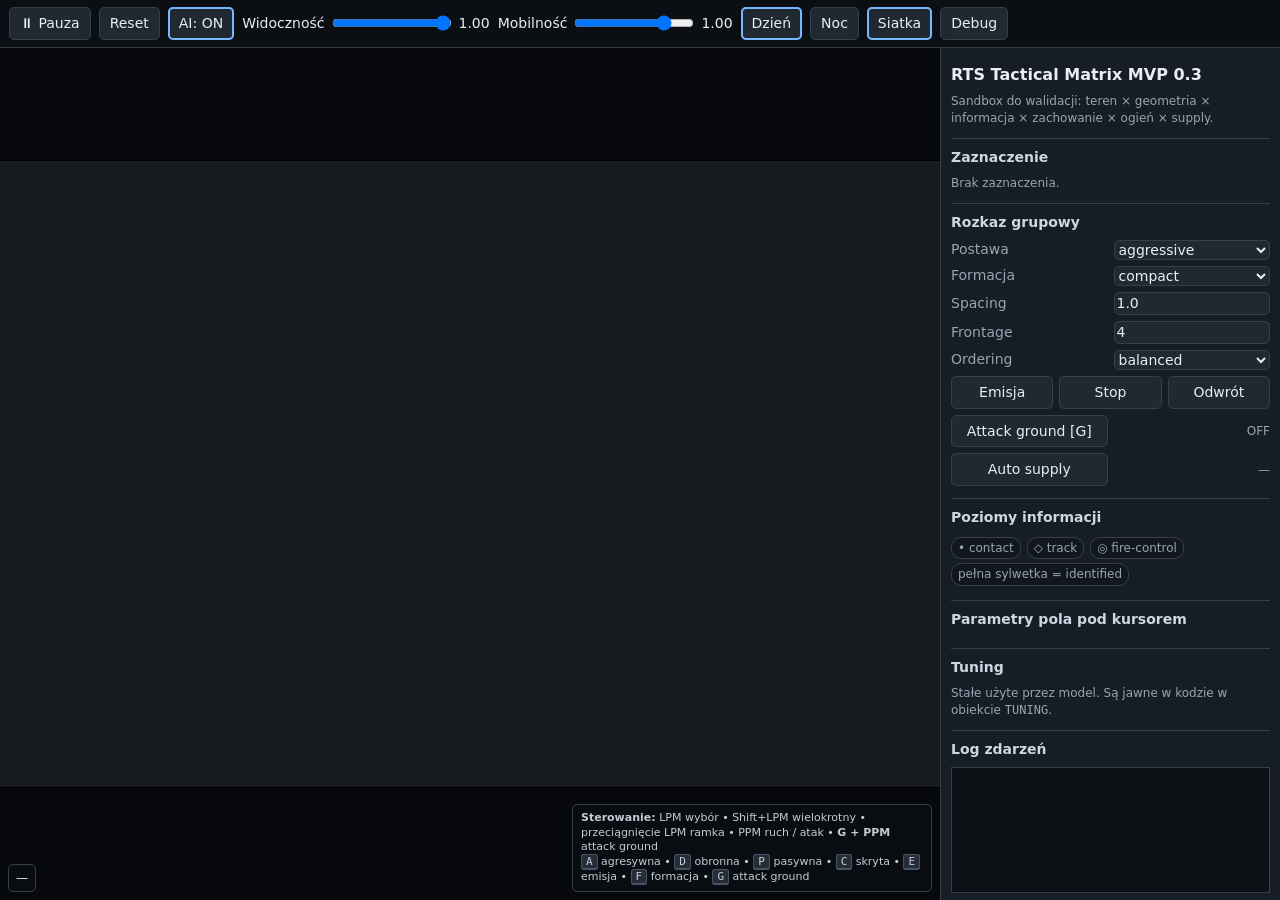
<file: _mvp/mvp_0.3.html>
<!doctype html>
<html lang="pl">
<head>
<meta charset="utf-8" />
<meta name="viewport" content="width=device-width,initial-scale=1" />
<title>RTS Tactical Matrix MVP 0.3</title>
<style>
  :root{
    --bg:#101419; --panel:#171d24; --panel2:#202832; --line:#34404c;
    --text:#e8eef4; --muted:#96a5b3; --accent:#78b7ff; --good:#8fe39a;
    --warn:#f1cb6a; --bad:#ff8b8b;
  }
  *{box-sizing:border-box}
  html,body{height:100%;margin:0;background:var(--bg);color:var(--text);font:14px/1.35 system-ui,Segoe UI,Roboto,sans-serif;overflow:hidden}
  button,select,input{font:inherit}
  button,select,input[type=number],input[type=range]{
    background:var(--panel2);color:var(--text);border:1px solid var(--line);border-radius:5px
  }
  button{padding:6px 10px;cursor:pointer}
  button:hover{border-color:#6d8297}
  button.active{outline:2px solid var(--accent);outline-offset:-2px}
  #app{display:grid;grid-template-rows:auto 1fr;height:100%}
  #topbar{
    display:flex;gap:8px;align-items:center;padding:7px 9px;background:#0b0f13;border-bottom:1px solid var(--line);
    white-space:nowrap;overflow-x:auto
  }
  #main{display:grid;grid-template-columns:minmax(640px,1fr) 340px;min-height:0}
  #stageWrap{position:relative;min-width:0;min-height:0;background:#07090c;display:flex;align-items:center;justify-content:center;overflow:hidden}
  canvas{display:block;background:#171b20;box-shadow:0 0 0 1px #000;max-width:100%;max-height:100%;image-rendering:auto}
  #side{background:var(--panel);border-left:1px solid var(--line);overflow:auto;padding:10px}
  h2,h3{margin:6px 0 8px}
  h2{font-size:16px}
  h3{font-size:14px;color:#cbd7e2;border-top:1px solid var(--line);padding-top:9px;margin-top:12px}
  .row{display:grid;grid-template-columns:1fr 1fr;gap:6px;margin:6px 0;align-items:center}
  .row3{display:grid;grid-template-columns:1fr 1fr 1fr;gap:6px;margin:6px 0}
  .label{color:var(--muted)}
  .value{text-align:right}
  .small{font-size:12px;color:var(--muted)}
  .pill{display:inline-block;padding:2px 6px;border:1px solid var(--line);border-radius:10px;margin:2px 2px 2px 0;background:#11171d}
  .bar{height:7px;background:#0d1115;border:1px solid #2b343d;border-radius:4px;overflow:hidden}
  .bar>i{display:block;height:100%;background:#9fbad3}
  .bar.hp>i{background:#9bd59f}.bar.sup>i{background:#e4be6a}.bar.ammo>i{background:#9fbad3}
  .statgrid{display:grid;grid-template-columns:1fr auto;gap:3px 8px}
  .sep{height:1px;background:var(--line);margin:8px 0}
  #log{height:126px;overflow:auto;background:#0d1116;border:1px solid var(--line);padding:6px;font:11px/1.35 ui-monospace,SFMono-Regular,Consolas,monospace}
  #hover{position:absolute;left:8px;bottom:8px;background:#0a0e12dd;border:1px solid var(--line);padding:5px 7px;border-radius:5px;pointer-events:none;font-size:12px}
  #help{position:absolute;right:8px;bottom:8px;background:#0a0e12dd;border:1px solid var(--line);padding:6px 8px;border-radius:5px;pointer-events:none;font-size:11px;color:#c2ccd4;max-width:360px}
  .control{display:flex;gap:5px;align-items:center}
  .control input[type=range]{width:120px}
  kbd{background:#252e38;border:1px solid #455463;border-bottom-width:2px;border-radius:3px;padding:0 4px}
  @media(max-width:1000px){#main{grid-template-columns:1fr 300px}}
</style>
</head>
<body>
<div id="app">
  <div id="topbar">
    <button id="pauseBtn">⏸ Pauza</button>
    <button id="resetBtn">Reset</button>
    <button id="aiBtn" class="active">AI: ON</button>
    <span class="control">Widoczność
      <input id="visibility" type="range" min="0.25" max="1" step="0.05" value="1">
      <span id="visibilityVal">1.00</span>
    </span>
    <span class="control">Mobilność
      <input id="mobility" type="range" min="0.45" max="1.15" step="0.05" value="1">
      <span id="mobilityVal">1.00</span>
    </span>
    <button id="dayBtn" class="active">Dzień</button>
    <button id="nightBtn">Noc</button>
    <button id="gridBtn" class="active">Siatka</button>
    <button id="debugBtn">Debug</button>
  </div>

  <div id="main">
    <div id="stageWrap">
      <canvas id="game" width="1152" height="768"></canvas>
      <div id="hover">—</div>
      <div id="help">
        <b>Sterowanie:</b> LPM wybór • Shift+LPM wielokrotny • przeciągnięcie LPM ramka • PPM ruch / atak • <b>G + PPM</b> attack ground<br>
        <kbd>A</kbd> agresywna • <kbd>D</kbd> obronna • <kbd>P</kbd> pasywna • <kbd>C</kbd> skryta • <kbd>E</kbd> emisja • <kbd>F</kbd> formacja • <kbd>G</kbd> attack ground
      </div>
    </div>

    <aside id="side">
      <h2>RTS Tactical Matrix MVP 0.3</h2>
      <div class="small">Sandbox do walidacji: teren × geometria × informacja × zachowanie × ogień × supply.</div>

      <h3>Zaznaczenie</h3>
      <div id="selectionInfo" class="small">Brak zaznaczenia.</div>

      <h3>Rozkaz grupowy</h3>
      <div class="row">
        <span class="label">Postawa</span>
        <select id="stance">
          <option value="aggressive">aggressive</option>
          <option value="defensive">defensive</option>
          <option value="passive">passive</option>
          <option value="concealed">concealed</option>
        </select>
      </div>
      <div class="row">
        <span class="label">Formacja</span>
        <select id="formation">
          <option value="compact">compact</option>
          <option value="line">line</option>
          <option value="spread">spread</option>
        </select>
      </div>
      <div class="row">
        <span class="label">Spacing</span>
        <input id="spacing" type="number" min="0.35" max="2.5" step="0.1" value="1.0">
      </div>
      <div class="row">
        <span class="label">Frontage</span>
        <input id="frontage" type="number" min="1" max="20" step="1" value="4">
      </div>
      <div class="row">
        <span class="label">Ordering</span>
        <select id="ordering">
          <option value="balanced">balanced</option>
          <option value="armor_front">armor_front</option>
          <option value="scouts_front">scouts_front</option>
          <option value="support_rear">support_rear</option>
        </select>
      </div>
      <div class="row3">
        <button id="emissionBtn">Emisja</button>
        <button id="stopBtn">Stop</button>
        <button id="retreatBtn">Odwrót</button>
      </div>
      <div class="row">
        <button id="attackGroundBtn">Attack ground [G]</button>
        <span id="attackGroundState" class="small value">OFF</span>
      </div>
      <div class="row">
        <button id="autoSupplyBtn">Auto supply</button>
        <span id="autoSupplyState" class="small value">—</span>
      </div>

      <h3>Poziomy informacji</h3>
      <div class="small">
        <span class="pill">• contact</span>
        <span class="pill">◇ track</span>
        <span class="pill">◎ fire-control</span>
        <span class="pill">pełna sylwetka = identified</span>
      </div>

      <h3>Parametry pola pod kursorem</h3>
      <div id="tileInfo" class="statgrid small"></div>

      <h3>Tuning</h3>
      <div class="small">Stałe użyte przez model. Są jawne w kodzie w obiekcie <code>TUNING</code>.</div>
      <div id="tuningInfo" class="statgrid small"></div>

      <h3>Log zdarzeń</h3>
      <div id="log"></div>
    </aside>
  </div>
</div>

<script id="terrainData" type="application/json" src="./data/rts_mvp_terrain_presets.json"></script>
<script id="unitData" type="application/json" src="./data/rts_mvp_modular_test_units.json"></script>

<script>
"use strict";

const TERRAIN = JSON.parse(document.getElementById("terrainData").textContent);
const UNITDATA = JSON.parse(document.getElementById("unitData").textContent);

const TUNING = {
  tilePx: 48,
  mapCols: 24,
  mapRows: 16,
  elevationMovePenalty: 0.14,
  trackedBlockDelta: 3,
  infantryBlockDelta: 4,
  walkerBlockDelta: 4,

  emissionSignatureMultiplier: 1.70,
  movingSignatureMultiplier: 1.22,
  firingSignatureMultiplier: 2.40,
  firingSignatureSeconds: 1.30,
  coverSignatureMaxReduction: 0.58,
  sizeCoverScale: 7.0,

  losCoverOcclusionScale: 0.92,
  losOcclusionLimit: 1.35,
  losElevationMargin: 0.15,

  rangeFalloffPower: 1.35,

  visualBaseRange: 1.50,
  visualHeightRangeScale: 0.25,
  visualElevationRangeScale: 0.45,
  visualAirRangeBonus: 4.00,
  visualSensorStrength: 100,
  visualSensorResolution: 100,
  visualCloseIdentifyRange: 0.45,
  visualVisibilityFloor: 0.70,

  contactThreshold: 0.18,
  trackThreshold: 0.32,
  fireControlThreshold: 0.52,
  identificationThreshold: 0.58,
  sensorStrengthWeight: 0.64,
  signatureWeight: 0.36,

  suppressionDecayPerSecond: 8.0,
  suppressionAccuracyPenalty: 0.65,
  suppressionMovePenalty: 0.45,
  suppressionArmorScale: 55,
  suppressionSizeScale: 24,
  coverSuppressionReduction: 0.70,

  frontArmorHalfAngleDeg: 65,
  supplyTransferPerSecond: 18,
  supplyTransferRange: 1.35,
  autoSupplyRequestRatio: 0.55,
  autoSupplyStopRatio: 0.90,
  autoSupplySafeEnemyRange: 4.25,
  autoSupplyStandoff: 0.95,
  autoSupplyThinkSeconds: 0.55,

  aiThinkSeconds: 0.40,
  defensiveChaseRange: 1.0,
  aggressiveChaseRange: 4.0,
  retreatHpFraction: 0.22,

  tracerDuration: 0.22,
  artilleryFlightTime: 0.75,
  artilleryScatterScale: 1.05
};

const canvas = document.getElementById("game");
const ctx = canvas.getContext("2d");
const TILE = TUNING.tilePx;
const W = TUNING.mapCols, H = TUNING.mapRows;
canvas.width = W*TILE;
canvas.height = H*TILE;

const terrainColors = {
  open:"#62675f", road:"#807866", vegetation:"#425d45", ruins:"#56565b",
  soft_ground:"#5e5949", rough_ground:"#5b574f"
};
const terrainGlyph = {
  open:"", road:"═", vegetation:"♣", ruins:"▦", soft_ground:"≈", rough_ground:"·"
};

const state = {
  running:true, aiEnabled:true, showGrid:true, debug:false,
  battlefieldVisibility:1.0, battlefieldMobility:1.0,
  units:[], nextId:1, selected:new Set(),
  memories:{blue:new Map(), red:new Map()},
  effects:[], attackGroundMode:false,
  map:[], simTime:0, lastAiThink:0, lastSupplyThink:0,
  mouse:{x:0,y:0,down:false,startX:0,startY:0,drag:false},
  logLines:[]
};

function clamp(v,a,b){ return Math.max(a,Math.min(b,v)); }
function lerp(a,b,t){ return a+(b-a)*t; }
function dist(a,b){ return Math.hypot(a.x-b.x,a.y-b.y); }
function rad(deg){ return deg*Math.PI/180; }
function angleDiff(a,b){
  let d=a-b;
  while(d>Math.PI)d-=Math.PI*2;
  while(d<-Math.PI)d+=Math.PI*2;
  return Math.abs(d);
}
function log(msg){
  state.logLines.push(`[${state.simTime.toFixed(1)}] ${msg}`);
  if(state.logLines.length>120) state.logLines.shift();
  const el=document.getElementById("log");
  el.innerHTML=state.logLines.slice(-30).map(x=>escapeHtml(x)).join("<br>");
  el.scrollTop=el.scrollHeight;
}
function escapeHtml(s){return String(s).replace(/[&<>"']/g,c=>({"&":"&amp;","<":"&lt;",">":"&gt;","\"":"&quot;","'":"&#039;"}[c]));}

function tileAtXY(x,y){
  const c=clamp(Math.floor(x),0,W-1), r=clamp(Math.floor(y),0,H-1);
  return state.map[r][c];
}
function tileAtRC(r,c){ return (r>=0&&r<H&&c>=0&&c<W)?state.map[r][c]:null; }

function makeMap(){
  const m=[];
  for(let r=0;r<H;r++){
    const row=[];
    for(let c=0;c<W;c++){
      let preset="open", elevation=0;
      // road spine + branch
      if(r===7 || (c===12 && r>=3 && r<=12)) preset="road";
      // vegetation clusters
      if((c>=2&&c<=7&&r>=2&&r<=5) || (c>=15&&c<=21&&r>=10&&r<=14)) preset="vegetation";
      // ruins in center-left / center-right
      if((c>=7&&c<=10&&r>=9&&r<=12) || (c>=15&&c<=18&&r>=2&&r<=5)) preset="ruins";
      // soft ground basin
      if(c>=2&&c<=7&&r>=10&&r<=14) preset="soft_ground";
      // rough ridge
      if(c>=10&&c<=15&&r>=1&&r<=4) preset="rough_ground";

      // road overlays some terrain
      if(r===7 || (c===12 && r>=3 && r<=12)) preset="road";

      // elevation ridge and gentle hills
      if(r<=4 && c>=9&&c<=16) elevation=2;
      else if(r<=6 && c>=8&&c<=17) elevation=1;
      if(c>=18&&r>=9) elevation=Math.max(elevation,1);
      if(c>=20&&r>=11) elevation=2;
      if(c<=5&&r<=4) elevation=1;

      row.push({r,c,preset,elevation});
    }
    m.push(row);
  }
  return m;
}

function resolvedUnit(key){
  return JSON.parse(JSON.stringify(UNITDATA.resolved_test_units[key]));
}

function spawn(team,key,x,y,facing=0,stance="defensive"){
  const s=resolvedUnit(key);
  const u={
    id:state.nextId++, team, key, name:key.replaceAll("_"," "),
    x,y,facing, stance, formation:"compact",
    spacing:1, frontage:4, ordering:"balanced",
    hp:s.durability, hpMax:s.durability,
    supply:s.supplyState, supplyMax:s.supplyCapacity,
    suppression:0, emission:!!s.emission,
    stats:s, path:[], moveGoal:null, manualTarget:null, autoTarget:null,
    fireCooldown:Math.random()*0.4, lastKnownGoal:null, alive:true,
    groundTarget:null,
    recentFire:0,
    autoSupply:(key==="tracked_supply_carrier"),
    autoSupplyTarget:null,
    manualMoveUntil:0,
    defensiveAnchor:{x,y}, selected:false
  };
  state.units.push(u);
  return u;
}

function initialForces(){
  state.units=[]; state.nextId=1; state.selected.clear();
  state.memories.blue.clear(); state.memories.red.clear();

  // Blue: mixed modular force.
  spawn("blue","recon_infantry",3.0,4.0,0,"concealed");
  spawn("blue","recon_infantry",3.2,5.0,0,"concealed");
  spawn("blue","line_infantry",3.2,7.0,0,"defensive");
  spawn("blue","line_infantry",4.0,7.6,0,"defensive");
  spawn("blue","line_infantry",3.4,8.3,0,"defensive");
  spawn("blue","suppression_infantry",4.8,7.0,0,"defensive");
  spawn("blue","suppression_infantry",4.8,8.0,0,"defensive");
  spawn("blue","tracked_raider",2.5,6.4,0,"aggressive");
  spawn("blue","assault_walker",5.2,8.6,0,"defensive");
  spawn("blue","recon_drone",5.0,3.0,0,"concealed");
  spawn("blue","tracked_supply_carrier",2.4,8.8,0,"passive");
  spawn("blue","tracked_artillery",4.6,10.2,0,"defensive");

  // Red test opponent.
  spawn("red","recon_infantry",20.0,11.5,Math.PI,"concealed");
  spawn("red","line_infantry",20.0,7.0,Math.PI,"defensive");
  spawn("red","line_infantry",19.2,7.7,Math.PI,"defensive");
  spawn("red","line_infantry",20.4,8.4,Math.PI,"defensive");
  spawn("red","suppression_infantry",18.7,6.7,Math.PI,"defensive");
  spawn("red","suppression_infantry",18.8,8.7,Math.PI,"defensive");
  spawn("red","tracked_raider",21.0,9.4,Math.PI,"aggressive");
  spawn("red","assault_walker",17.3,7.7,Math.PI,"defensive");
  spawn("red","recon_drone",19.0,12.7,Math.PI,"concealed");
  spawn("red","tracked_supply_carrier",21.2,6.2,Math.PI,"passive");
  spawn("red","tracked_artillery",19.6,5.1,Math.PI,"defensive");
  log("Scenariusz zresetowany.");
}

function effectiveCover(target){
  const t=tileAtXY(target.x,target.y);
  const raw=TERRAIN.terrain_presets[t.preset].cover;
  const size=target.stats.size;
  return clamp(raw / (1 + size/TUNING.sizeCoverScale), 0, 0.95);
}

function effectiveSignature(target){
  let sig=target.stats.baseSignature;

  if(target.emission){
    const nightFactor=clamp(1.15-state.battlefieldVisibility,0.15,0.90);
    sig*=1+(TUNING.emissionSignatureMultiplier-1)*nightFactor;
  }
  if(target.path && target.path.length) sig*=TUNING.movingSignatureMultiplier;
  if(target.recentFire>0) sig*=TUNING.firingSignatureMultiplier;

  const cov=effectiveCover(target);
  sig*=1 - cov*TUNING.coverSignatureMaxReduction;

  let closeFriends=0;
  for(const u of state.units){
    if(!u.alive||u.id===target.id||u.team!==target.team)continue;
    if(Math.hypot(u.x-target.x,u.y-target.y)<0.85)closeFriends++;
  }
  sig*=1+Math.min(0.30,closeFriends*0.08);
  return Math.max(1,sig);
}

function passableFor(unit, fromTile, toTile){
  if(unit.stats.locomotionClass==="air") return true;
  const delta=Math.abs(toTile.elevation-fromTile.elevation);
  const cls=unit.stats.locomotionClass;
  let lim = cls==="tracked" ? TUNING.trackedBlockDelta :
            cls==="infantry" ? TUNING.infantryBlockDelta : TUNING.walkerBlockDelta;
  // Very large units lose one level of slope tolerance.
  if(unit.stats.size>30) lim-=1;
  return delta < lim;
}
function moveMultiplier(unit,tile,fromTile=null){
  const p=TERRAIN.terrain_presets[tile.preset];
  let m=p.mobility[unit.stats.locomotionClass] ?? 1;
  m*=state.battlefieldMobility;
  if(fromTile && unit.stats.locomotionClass!=="air"){
    const dh=Math.abs(tile.elevation-fromTile.elevation);
    m*=Math.max(0.25,1-dh*TUNING.elevationMovePenalty);
  }
  return m;
}

function tileCost(unit,r,c,nr,nc){
  const a=tileAtRC(r,c), b=tileAtRC(nr,nc);
  if(!b || !passableFor(unit,a,b)) return Infinity;
  const diag=(r!==nr&&c!==nc)?Math.SQRT2:1;
  const mul=Math.max(0.12,moveMultiplier(unit,b,a));
  return diag/mul;
}

function findPath(unit,gx,gy){
  if(unit.stats.locomotionClass==="air") return [{x:gx,y:gy}];
  const sc=clamp(Math.floor(unit.x),0,W-1), sr=clamp(Math.floor(unit.y),0,H-1);
  const gc=clamp(Math.floor(gx),0,W-1), gr=clamp(Math.floor(gy),0,H-1);
  const key=(r,c)=>r*W+c;
  const open=[{r:sr,c:sc,f:0}];
  const g=new Map([[key(sr,sc),0]]);
  const came=new Map();
  const seen=new Set();
  while(open.length){
    open.sort((a,b)=>a.f-b.f);
    const cur=open.shift(), ck=key(cur.r,cur.c);
    if(seen.has(ck)) continue; seen.add(ck);
    if(cur.r===gr&&cur.c===gc){
      const out=[]; let r=gr,c=gc,k=key(r,c);
      while(!(r===sr&&c===sc)){
        out.push({x:c+0.5,y:r+0.5});
        const prev=came.get(k); if(!prev) break;
        r=prev.r;c=prev.c;k=key(r,c);
      }
      out.reverse();
      out.push({x:gx,y:gy});
      return out;
    }
    for(const [dr,dc] of [[1,0],[-1,0],[0,1],[0,-1],[1,1],[1,-1],[-1,1],[-1,-1]]){
      const nr=cur.r+dr,nc=cur.c+dc; if(nr<0||nr>=H||nc<0||nc>=W)continue;
      const step=tileCost(unit,cur.r,cur.c,nr,nc); if(!isFinite(step))continue;
      const ng=(g.get(ck)??Infinity)+step, nk=key(nr,nc);
      if(ng<(g.get(nk)??Infinity)){
        g.set(nk,ng);came.set(nk,{r:cur.r,c:cur.c});
        const h=Math.hypot(gr-nr,gc-nc);
        open.push({r:nr,c:nc,f:ng+h});
      }
    }
  }
  return [];
}

function sampleLine(a,b,step=0.18){
  const d=dist(a,b), n=Math.max(1,Math.ceil(d/step)), pts=[];
  for(let i=0;i<=n;i++){
    const t=i/n; pts.push({x:lerp(a.x,b.x,t),y:lerp(a.y,b.y,t),t});
  }
  return pts;
}

function lineOfSight(observer,target){
  const d=dist(observer,target);
  if(d<0.01) return true;
  const obsGround=tileAtXY(observer.x,observer.y).elevation;
  const tarGround=tileAtXY(target.x,target.y).elevation;
  const obsZ=obsGround+observer.stats.height;
  const tarZ=tarGround+target.stats.height*0.55;
  let occ=0;
  const samples=sampleLine(observer,target,0.22);
  let prevKey="";
  for(let i=1;i<samples.length-1;i++){
    const p=samples[i], tile=tileAtXY(p.x,p.y), k=tile.r+","+tile.c;
    if(k===prevKey) continue; prevKey=k;
    const rayZ=lerp(obsZ,tarZ,p.t);
    const terrainZ=tile.elevation;
    if(terrainZ > rayZ-TUNING.losElevationMargin) return false;
    const c=TERRAIN.terrain_presets[tile.preset].cover;
    const heightFactor=clamp(1-(rayZ-terrainZ)/Math.max(1,observer.stats.height+target.stats.height),0.15,1);
    occ += c*TUNING.losCoverOcclusionScale*heightFactor;
    if(occ>TUNING.losOcclusionLimit) return false;
  }

  // Mutual blocking by units: formation ordering and spacing can therefore change LoS.
  const ax=observer.x, ay=observer.y, bx=target.x, by=target.y;
  const abx=bx-ax, aby=by-ay, ab2=abx*abx+aby*aby;
  for(const blocker of state.units){
    if(!blocker.alive||blocker.id===observer.id||blocker.id===target.id||blocker.stats.locomotionClass==="air")continue;
    const apx=blocker.x-ax, apy=blocker.y-ay;
    const t=clamp((apx*abx+apy*aby)/Math.max(0.0001,ab2),0,1);
    if(t<=0.05||t>=0.95)continue;
    const cx=ax+abx*t, cy=ay+aby*t;
    const lateral=Math.hypot(blocker.x-cx,blocker.y-cy);
    const blockRadius=0.10+Math.sqrt(blocker.stats.footprint)*0.09;
    if(lateral>blockRadius)continue;
    const rayZ=lerp(obsZ,tarZ,t);
    const blockerZ=tileAtXY(blocker.x,blocker.y).elevation+blocker.stats.height;
    if(blockerZ>=rayZ*0.88)return false;
  }
  return true;
}

function visualSensorRange(observer){
  const elev=tileAtXY(observer.x,observer.y).elevation;
  const heightBonus=TUNING.visualHeightRangeScale*Math.sqrt(Math.max(0,observer.stats.height));
  const elevationBonus=TUNING.visualElevationRangeScale*elev;
  const airBonus=observer.stats.locomotionClass==="air" ? TUNING.visualAirRangeBonus : 0;
  return TUNING.visualBaseRange+heightBonus+elevationBonus+airBonus;
}

function visualSensorQuality(observer,target){
  const d=dist(observer,target);
  const sameTile=Math.floor(observer.x)===Math.floor(target.x) && Math.floor(observer.y)===Math.floor(target.y);
  if(sameTile || d<=TUNING.visualCloseIdentifyRange) return 1.0;
  const range=visualSensorRange(observer);
  if(d>range || !lineOfSight(observer,target)) return 0;

  const distanceFactor=1-0.65*clamp(d/range,0,1);
  const visibilityFactor=TUNING.visualVisibilityFloor+(1-TUNING.visualVisibilityFloor)*state.battlefieldVisibility;
  const signatureFactor=0.82+0.18*clamp(effectiveSignature(target)/100,0,1);
  return clamp(distanceFactor*visibilityFactor*signatureFactor,0,1);
}

function specialSensorQuality(observer,target){
  const d=dist(observer,target), s=observer.stats;
  if(d>s.sensorRange) return 0;
  // Special sensors ignore terrain/elevation as binary LoS blockers,
  // but low target signature still degrades their quality.
  const rangeFactor=Math.pow(clamp(1-d/Math.max(0.001,s.sensorRange),0,1),TUNING.rangeFalloffPower);
  const strength=clamp(s.sensorStrength/100,0,1);
  const signature=clamp(effectiveSignature(target)/100,0,1);
  const raw=(strength*TUNING.sensorStrengthWeight + signature*TUNING.signatureWeight);
  return clamp(raw*(0.28+0.72*rangeFactor),0,1);
}

function observationQuality(observer,target){
  return Math.max(visualSensorQuality(observer,target), specialSensorQuality(observer,target));
}

function observationResolution(observer,target){
  const visual=visualSensorQuality(observer,target)*TUNING.visualSensorResolution/100;
  const special=specialSensorQuality(observer,target)*(observer.stats.sensorResolution/100);
  return clamp(Math.max(visual,special),0,1);
}

function bestObservation(team,target){
  let best=0, obs=null, source="none";
  for(const u of state.units){
    if(!u.alive||u.team!==team)continue;
    const v=visualSensorQuality(u,target);
    const sp=specialSensorQuality(u,target);
    const q=Math.max(v,sp);
    if(q>best){best=q;obs=u;source=v>=sp?"eyes":"special";}
  }
  return {q:best,observer:obs,source};
}

function bestResolution(team,target){
  let best=0;
  for(const u of state.units){
    if(!u.alive||u.team!==team)continue;
    best=Math.max(best,observationResolution(u,target));
  }
  return clamp(best,0,1);
}

function intelState(team,target){
  const {q,source}=bestObservation(team,target);
  const resolution=bestResolution(team,target);
  let level="unknown";
  if(q>=TUNING.contactThreshold) level="contact";
  if(q>=TUNING.trackThreshold) level="track";
  if(q>=TUNING.fireControlThreshold) level="fire_control";
  if(resolution>=TUNING.identificationThreshold && q>=TUNING.trackThreshold) level="identified";
  return {level,q,resolution,source};
}

function updateMemories(){
  for(const team of ["blue","red"]){
    const mem=state.memories[team];
    for(const target of state.units){
      if(!target.alive||target.team===team)continue;
      const intel=intelState(team,target);
      if(intel.level!=="unknown"){
        mem.set(target.id,{
          x:target.x,y:target.y,time:state.simTime,
          q:intel.q,resolution:intel.resolution,source:intel.source,level:intel.level,alive:true
        });
      } else {
        const old=mem.get(target.id);
        if(old) old.q=Math.max(0,old.q-0.02);
      }
    }
  }
}

function isDetected(team,target){
  return intelState(team,target).level!=="unknown";
}

function armorAgainst(target,attacker){
  const incoming=Math.atan2(attacker.y-target.y,attacker.x-target.x);
  const d=angleDiff(incoming,target.facing);
  return d<=rad(TUNING.frontArmorHalfAngleDeg)?target.stats.armorFront:target.stats.armorOther;
}


function unitOpacity(u){
  // Transparency is 0..0.5, hence opacity is 1.0..0.5.
  // Low effective signature => visually more concealed.
  return clamp(0.5 + 0.5*(effectiveSignature(u)/80),0.5,1.0);
}

function addDirectShotEffect(shooter,point,hit){
  state.effects.push({
    kind:"tracer", from:{x:shooter.x,y:shooter.y}, to:{x:point.x,y:point.y},
    age:0, duration:TUNING.tracerDuration, team:shooter.team, hit
  });
}

function scheduleArtilleryImpact(shooter,x,y,accuracyFactor=1){
  const d=Math.hypot(x-shooter.x,y-shooter.y);
  const miss=Math.max(0,1-shooter.stats.accuracy*accuracyFactor);
  const scatter=miss*TUNING.artilleryScatterScale*(0.45+0.55*d/Math.max(1,shooter.stats.weaponRange));
  const a=Math.random()*Math.PI*2, r=Math.sqrt(Math.random())*scatter;
  const ix=clamp(x+Math.cos(a)*r,0.05,W-0.05);
  const iy=clamp(y+Math.sin(a)*r,0.05,H-0.05);
  shooter.facing=Math.atan2(iy-shooter.y,ix-shooter.x);
  state.effects.push({
    kind:"artillery", from:{x:shooter.x,y:shooter.y}, to:{x:ix,y:iy},
    age:0, duration:TUNING.artilleryFlightTime, applied:false,
    shooterId:shooter.id, team:shooter.team,
    damage:shooter.stats.damage, suppressionPower:shooter.stats.suppressionPower,
    blastRadius:Math.max(0.3,shooter.stats.blastRadius||1)
  });
}

function applyGroundImpact(e){
  const shooter=state.units.find(u=>u.id===e.shooterId);
  for(const target of state.units){
    if(!target.alive)continue;
    const d=Math.hypot(target.x-e.to.x,target.y-e.to.y);
    if(d>e.blastRadius)continue;
    const falloff=clamp(1-d/e.blastRadius,0.15,1);
    const cov=effectiveCover(target);
    const armor=target.stats.armorOther||0;
    const dmg=Math.max(0,e.damage*falloff-armor);
    target.hp=Math.max(0,target.hp-dmg);
    const supRes=(1-cov*TUNING.coverSuppressionReduction) *
                 (1-clamp(armor/TUNING.suppressionArmorScale,0,0.55)) /
                 (1+target.stats.size/TUNING.suppressionSizeScale);
    target.suppression=clamp(target.suppression+e.suppressionPower*falloff*supRes,0,100);
    if(target.hp<=0)killUnit(target,shooter);
  }
  state.effects.push({kind:"impact",to:{...e.to},age:0,duration:0.35,blastRadius:e.blastRadius,team:e.team});
}

function updateEffects(dt){
  for(const e of state.effects){
    e.age+=dt;
    if(e.kind==="artillery"&&!e.applied&&e.age>=e.duration*0.82){
      e.applied=true;applyGroundImpact(e);
    }
  }
  state.effects=state.effects.filter(e=>e.age<e.duration);
}

function fireAtGround(shooter,x,y){
  if(!shooter.alive||shooter.supply<1||shooter.stats.rateOfFire<=0)return false;
  const d=Math.hypot(x-shooter.x,y-shooter.y);
  const minR=shooter.stats.minRange||0;
  if(d>shooter.stats.weaponRange||d<minR)return false;
  if(!shooter.stats.indirectFire){
    const pseudo={id:-999,x,y,stats:{height:0.2,footprint:0.1,locomotionClass:"infantry"}};
    if(!lineOfSight(shooter,pseudo))return false;
  }
  shooter.supply=Math.max(0,shooter.supply-1);
  shooter.fireCooldown=1/Math.max(0.01,shooter.stats.rateOfFire);
  shooter.recentFire=TUNING.firingSignatureSeconds;

  if(shooter.stats.indirectFire){
    scheduleArtilleryImpact(shooter,x,y,1);
  }else{
    shooter.facing=Math.atan2(y-shooter.y,x-shooter.x);
    addDirectShotEffect(shooter,{x,y},false);
  }
  return true;
}

function fireAt(shooter,target){
  if(!shooter.alive||!target.alive||shooter.supply<1||shooter.stats.rateOfFire<=0)return false;
  const d=dist(shooter,target), minR=shooter.stats.minRange||0;
  if(d>shooter.stats.weaponRange||d<minR)return false;

  const q=observationQuality(shooter,target);
  if(q<TUNING.trackThreshold)return false;

  if(shooter.stats.indirectFire){
    shooter.supply=Math.max(0,shooter.supply-1);
    shooter.fireCooldown=1/Math.max(0.01,shooter.stats.rateOfFire);
    shooter.recentFire=TUNING.firingSignatureSeconds;
    scheduleArtilleryImpact(shooter,target.x,target.y,0.45+0.55*q);
    return true;
  }

  if(!lineOfSight(shooter,target))return false;

  shooter.supply=Math.max(0,shooter.supply-1);
  shooter.fireCooldown=1/Math.max(0.01,shooter.stats.rateOfFire);
  shooter.recentFire=TUNING.firingSignatureSeconds;
  shooter.facing=Math.atan2(target.y-shooter.y,target.x-shooter.x);

  const supPenalty=1-(shooter.suppression/100)*TUNING.suppressionAccuracyPenalty;

  // The central information->fire-control coupling:
  // weak track can be engaged manually, but it is a poor firing solution.
  let fireControlFactor;
  if(q<TUNING.fireControlThreshold){
    const t=clamp((q-TUNING.trackThreshold)/(TUNING.fireControlThreshold-TUNING.trackThreshold),0,1);
    fireControlFactor=lerp(0.18,0.52,t);
  }else{
    const t=clamp((q-TUNING.fireControlThreshold)/(1-TUNING.fireControlThreshold),0,1);
    fireControlFactor=lerp(0.62,1.0,t);
  }

  const effectiveAcc=clamp(shooter.stats.accuracy*fireControlFactor*supPenalty,0.01,0.98);
  const hit=Math.random()<effectiveAcc;
  addDirectShotEffect(shooter,target,hit);

  const cov=effectiveCover(target);
  const armor=armorAgainst(target,shooter);
  const supRes=(1-cov*TUNING.coverSuppressionReduction) *
               (1-clamp(armor/TUNING.suppressionArmorScale,0,0.55)) /
               (1+target.stats.size/TUNING.suppressionSizeScale);

  if(hit){
    const dmg=Math.max(0,shooter.stats.damage-armor);
    target.hp=Math.max(0,target.hp-dmg);
    target.suppression=clamp(target.suppression+shooter.stats.suppressionPower*supRes,0,100);
    if(dmg>0 && (Math.random()<0.18 || target.hp===0))
      log(`${shooter.team} ${shooter.name} trafia ${target.name}: ${dmg.toFixed(0)} dmg (${armor===target.stats.armorFront?"front":"other"} armor).`);
    if(target.hp<=0) killUnit(target,shooter);
  }else{
    target.suppression=clamp(target.suppression+shooter.stats.suppressionPower*0.28*supRes,0,100);
  }
  return true;
}

function killUnit(u,killer){
  if(!u.alive)return;
  u.alive=false; state.selected.delete(u.id);
  log(`${u.team} ${u.name} zniszczony przez ${killer?.name||"?"}.`);
  state.memories.blue.delete(u.id); state.memories.red.delete(u.id);
}

function selectTargetFor(u){
  if(u.stance==="passive"||u.stance==="concealed") return null;
  let best=null,bestScore=-Infinity;
  for(const e of state.units){
    if(!e.alive||e.team===u.team)continue;
    const q=observationQuality(u,e);
    if(q<TUNING.fireControlThreshold)continue;
    const d=dist(u,e);
    const chase=u.stance==="aggressive"?TUNING.aggressiveChaseRange:TUNING.defensiveChaseRange;
    if(d>u.stats.weaponRange+chase)continue;
    const score=(1-d/(u.stats.weaponRange+chase+0.001))*2 + (1-e.hp/e.hpMax);
    if(score>bestScore){bestScore=score;best=e;}
  }
  return best;
}

function updateCombat(u,dt){
  if(!u.alive)return;
  u.fireCooldown=Math.max(0,u.fireCooldown-dt);
  u.recentFire=Math.max(0,u.recentFire-dt);
  u.suppression=Math.max(0,u.suppression-TUNING.suppressionDecayPerSecond*dt);

  if(u.hp/u.hpMax<TUNING.retreatHpFraction && u.stance!=="passive"){
    // No forced retreat: stance remains a player/AI order. AI may issue it separately.
  }

  if(u.groundTarget){
    if(u.fireCooldown<=0)fireAtGround(u,u.groundTarget.x,u.groundTarget.y);
    return;
  }

  let target=null;
  if(u.manualTarget){
    target=state.units.find(x=>x.id===u.manualTarget&&x.alive);
    if(!target)u.manualTarget=null;
  }
  if(!target){
    u.autoTarget=selectTargetFor(u)?.id||null;
    target=state.units.find(x=>x.id===u.autoTarget&&x.alive);
  }
  if(!target)return;

  const d=dist(u,target);
  if(d<=u.stats.weaponRange && u.fireCooldown<=0){
    fireAt(u,target);
  } else if(u.stance==="aggressive" && d<=u.stats.weaponRange+TUNING.aggressiveChaseRange && !u.moveGoal){
    issueMoveSingle(u,target.x,target.y);
  }
}

function transferSupply(dt){
  const carriers=state.units.filter(u=>u.alive&&u.key==="tracked_supply_carrier"&&u.supply>0);
  for(const c of carriers){
    for(const u of state.units){
      if(!u.alive||u.team!==c.team||u.id===c.id||u.supply>=u.supplyMax-0.01)continue;
      if(dist(c,u)<=TUNING.supplyTransferRange){
        const amount=Math.min(TUNING.supplyTransferPerSecond*dt,c.supply,u.supplyMax-u.supply);
        c.supply-=amount;u.supply+=amount;
      }
    }
  }
}

function issueMoveSingle(u,x,y,manual=true){
  u.moveGoal={x,y};
  u.path=findPath(u,x,y);
  u.manualTarget=null;
  u.groundTarget=null;
  if(manual && u.key==="tracked_supply_carrier") u.manualMoveUntil=state.simTime+6.0;
}
function updateMovement(u,dt){
  if(!u.alive||!u.path.length)return;
  const p=u.path[0];
  const dx=p.x-u.x,dy=p.y-u.y,d=Math.hypot(dx,dy);
  if(d<0.05){u.path.shift();if(!u.path.length)u.moveGoal=null;return;}
  const tile=tileAtXY(u.x,u.y), nextTile=tileAtXY(p.x,p.y);
  const mul=moveMultiplier(u,nextTile,tile);
  const supMove=1-(u.suppression/100)*TUNING.suppressionMovePenalty;
  const speed=u.stats.speed*mul*supMove;
  const step=Math.min(d,speed*dt);
  const nx=dx/d,ny=dy/d;
  u.x+=nx*step;u.y+=ny*step;
  u.facing=Math.atan2(ny,nx);
}

function formationSettings(name){
  if(name==="compact")return {spacing:0.65,frontage:3};
  if(name==="line")return {spacing:1.0,frontage:99};
  return {spacing:1.5,frontage:4};
}
function sortedForOrdering(units,ordering){
  const a=[...units];
  if(ordering==="armor_front") a.sort((x,y)=>(y.stats.armorFront+y.stats.size*0.2)-(x.stats.armorFront+x.stats.size*0.2));
  else if(ordering==="scouts_front") a.sort((x,y)=>(y.stats.sensorStrength-y.stats.baseSignature*0.2)-(x.stats.sensorStrength-x.stats.baseSignature*0.2));
  else if(ordering==="support_rear") a.sort((x,y)=>(x.stats.weaponRange+x.stats.suppressionPower*0.05)-(y.stats.weaponRange+y.stats.suppressionPower*0.05));
  else a.sort((x,y)=>x.id-y.id);
  return a;
}
function issueFormationMove(units,gx,gy){
  if(!units.length)return;
  const form=document.getElementById("formation").value;
  const spacing=parseFloat(document.getElementById("spacing").value)||1;
  let frontage=parseInt(document.getElementById("frontage").value)||4;
  if(form==="line") frontage=units.length;
  if(form==="compact") frontage=Math.min(frontage,Math.ceil(Math.sqrt(units.length)));
  const ordering=document.getElementById("ordering").value;
  const arr=sortedForOrdering(units,ordering);

  const avg={x:arr.reduce((s,u)=>s+u.x,0)/arr.length,y:arr.reduce((s,u)=>s+u.y,0)/arr.length};
  const dir=Math.atan2(gy-avg.y,gx-avg.x);
  const right={x:-Math.sin(dir),y:Math.cos(dir)};
  const back={x:-Math.cos(dir),y:-Math.sin(dir)};
  const maxFoot=Math.sqrt(Math.max(...arr.map(u=>u.stats.footprint)));
  const cell=Math.max(0.4,spacing+maxFoot*0.22);

  arr.forEach((u,i)=>{
    const col=i%frontage,row=Math.floor(i/frontage);
    const rowCount=Math.min(frontage,arr.length-row*frontage);
    const centered=col-(rowCount-1)/2;
    const x=gx+right.x*centered*cell+back.x*row*cell;
    const y=gy+right.y*centered*cell+back.y*row*cell;
    u.formation=form;u.spacing=spacing;u.frontage=frontage;u.ordering=ordering;
    issueMoveSingle(u,clamp(x,0.2,W-0.2),clamp(y,0.2,H-0.2),true);
  });
}

function retreatSelected(){
  const arr=selectedUnits(); if(!arr.length)return;
  // Retreat 4 tiles opposite nearest known enemy centroid.
  let ex=0,ey=0,n=0;
  for(const e of state.units) if(e.alive&&e.team==="red"){ex+=e.x;ey+=e.y;n++;}
  if(!n)return;ex/=n;ey/=n;
  const ax=arr.reduce((s,u)=>s+u.x,0)/arr.length, ay=arr.reduce((s,u)=>s+u.y,0)/arr.length;
  const dx=ax-ex,dy=ay-ey,d=Math.hypot(dx,dy)||1;
  issueFormationMove(arr,clamp(ax+dx/d*4,0.5,W-0.5),clamp(ay+dy/d*4,0.5,H-0.5));
  arr.forEach(u=>u.stance="passive");
  syncSelectionControls();
}


function nearestDetectedEnemy(team,x,y){
  let best=null,bd=Infinity;
  for(const e of state.units){
    if(!e.alive||e.team===team)continue;
    const intel=intelState(team,e);
    if(intel.level==="unknown")continue;
    const d=Math.hypot(e.x-x,e.y-y);
    if(d<bd){bd=d;best=e;}
  }
  return {enemy:best,distance:bd};
}

function supplyDestination(carrier,target){
  const threat=nearestDetectedEnemy(carrier.team,target.x,target.y);
  if(!threat.enemy)return {x:target.x-0.7,y:target.y};
  const dx=target.x-threat.enemy.x,dy=target.y-threat.enemy.y,d=Math.hypot(dx,dy)||1;
  return {
    x:clamp(target.x+dx/d*TUNING.autoSupplyStandoff,0.4,W-0.4),
    y:clamp(target.y+dy/d*TUNING.autoSupplyStandoff,0.4,H-0.4)
  };
}

function updateAutoSupply(){
  if(state.simTime-state.lastSupplyThink<TUNING.autoSupplyThinkSeconds)return;
  state.lastSupplyThink=state.simTime;

  for(const c of state.units){
    if(!c.alive||c.key!=="tracked_supply_carrier"||!c.autoSupply||c.supply<=0)continue;
    if(state.simTime<c.manualMoveUntil)continue;

    // Primary rule: if danger comes close, disengage rather than chase a resupply task.
    const localThreat=nearestDetectedEnemy(c.team,c.x,c.y);
    if(localThreat.enemy && localThreat.distance<TUNING.autoSupplySafeEnemyRange){
      const dx=c.x-localThreat.enemy.x,dy=c.y-localThreat.enemy.y,d=Math.hypot(dx,dy)||1;
      const gx=clamp(c.x+dx/d*2.5,0.5,W-0.5), gy=clamp(c.y+dy/d*2.5,0.5,H-0.5);
      if(!c.path.length) issueMoveSingle(c,gx,gy,false);
      c.autoSupplyTarget=null;
      continue;
    }

    let current=state.units.find(u=>u.id===c.autoSupplyTarget&&u.alive&&u.team===c.team);
    if(current && current.supply/current.supplyMax>=TUNING.autoSupplyStopRatio) current=null;

    if(!current){
      const candidates=state.units.filter(u=>
        u.alive && u.team===c.team && u.id!==c.id &&
        u.key!=="tracked_supply_carrier" &&
        u.supply/u.supplyMax<TUNING.autoSupplyRequestRatio
      );
      candidates.sort((a,b)=>{
        const ar=a.supply/a.supplyMax, br=b.supply/b.supplyMax;
        return (ar-br)*4 + (dist(c,a)-dist(c,b))*0.08;
      });
      current=candidates[0]||null;
      c.autoSupplyTarget=current?.id||null;
    }

    if(current){
      const threat=nearestDetectedEnemy(c.team,current.x,current.y);
      // Do not auto-drive into a clearly contested resupply point.
      if(threat.enemy && threat.distance<TUNING.autoSupplySafeEnemyRange){
        c.autoSupplyTarget=null;
        continue;
      }
      if(dist(c,current)>TUNING.supplyTransferRange*0.85 && !c.path.length){
        const g=supplyDestination(c,current);
        issueMoveSingle(c,g.x,g.y,false);
      }
    }
  }
}

function updateAI(dt){
  if(!state.aiEnabled || state.simTime-state.lastAiThink<TUNING.aiThinkSeconds)return;
  state.lastAiThink=state.simTime;
  for(const u of state.units){
    if(!u.alive||u.team!=="red")continue;
    if(u.hp/u.hpMax<TUNING.retreatHpFraction){
      u.stance="passive";
      const dx=u.x-12,dy=u.y-8,d=Math.hypot(dx,dy)||1;
      if(!u.path.length) issueMoveSingle(u,clamp(u.x+dx/d*3,0.5,W-0.5),clamp(u.y+dy/d*3,0.5,H-0.5),false);
      continue;
    }
    const t=selectTargetFor(u);
    if(t){
      u.autoTarget=t.id;
      if(u.stance==="aggressive" && dist(u,t)>u.stats.weaponRange*0.85 && !u.path.length){
        issueMoveSingle(u,t.x,t.y,false);
      }
    }else if(u.stance==="aggressive" && !u.path.length){
      const mem=nearestMemory("red",u);
      if(mem) issueMoveSingle(u,mem.x,mem.y,false);
      else if(Math.random()<0.08) issueMoveSingle(u,12+Math.random()*3-1.5,7+Math.random()*3-1.5,false);
    }
  }
}

function nearestMemory(team,u){
  let best=null,bd=Infinity;
  for(const m of state.memories[team].values()){
    if(state.simTime-m.time>12)continue;
    const d=Math.hypot(m.x-u.x,m.y-u.y);
    if(d<bd){bd=d;best=m;}
  }
  return best;
}

function update(dt){
  state.simTime+=dt;
  updateMemories();
  updateAutoSupply();
  updateAI(dt);
  for(const u of state.units){updateMovement(u,dt);updateCombat(u,dt);}
  transferSupply(dt);
  updateEffects(dt);
}

function teamColor(team){return team==="blue"?"#72b8ff":"#ff7b79";}
function unitRadius(u){return clamp(0.16+Math.sqrt(u.stats.footprint)*0.08,0.18,0.42);}

function drawMap(){
  for(let r=0;r<H;r++)for(let c=0;c<W;c++){
    const t=state.map[r][c], x=c*TILE,y=r*TILE;
    ctx.fillStyle=terrainColors[t.preset];ctx.fillRect(x,y,TILE,TILE);
    // elevation tint
    if(t.elevation>0){ctx.fillStyle=`rgba(255,255,255,${0.055*t.elevation})`;ctx.fillRect(x,y,TILE,TILE);}
    const g=terrainGlyph[t.preset];
    if(g){ctx.fillStyle="rgba(230,240,230,.18)";ctx.font="16px system-ui";ctx.fillText(g,x+5,y+17);}
    if(t.elevation){ctx.fillStyle="rgba(255,255,255,.55)";ctx.font="10px ui-monospace";ctx.fillText("h"+t.elevation,x+TILE-18,y+11);}
  }
  if(state.showGrid){
    ctx.strokeStyle="rgba(15,20,25,.45)";ctx.lineWidth=1;ctx.beginPath();
    for(let c=0;c<=W;c++){ctx.moveTo(c*TILE,0);ctx.lineTo(c*TILE,H*TILE);}
    for(let r=0;r<=H;r++){ctx.moveTo(0,r*TILE);ctx.lineTo(W*TILE,r*TILE);}
    ctx.stroke();
  }
}


function roleLabel(u){
  const labels={
    recon_infantry:"RCN", line_infantry:"INF", suppression_infantry:"MG",
    tracked_raider:"RDR", assault_walker:"WLK", recon_drone:"UAV",
    tracked_supply_carrier:"SUP", tracked_artillery:"ART"
  };
  return labels[u.key]||u.key.slice(0,3).toUpperCase();
}

function drawEffects(){
  for(const e of state.effects){
    const t=clamp(e.age/e.duration,0,1);
    if(e.kind==="tracer"){
      ctx.save();
      ctx.globalAlpha=1-t;
      ctx.strokeStyle=e.team==="blue"?"#bfe1ff":"#ffc3bd";
      ctx.lineWidth=e.hit?2.3:1.5;
      ctx.beginPath();ctx.moveTo(e.from.x*TILE,e.from.y*TILE);ctx.lineTo(e.to.x*TILE,e.to.y*TILE);ctx.stroke();
      ctx.fillStyle=e.hit?"#fff4b4":"#d9e1e8";
      ctx.beginPath();ctx.arc(e.to.x*TILE,e.to.y*TILE,e.hit?3:1.8,0,Math.PI*2);ctx.fill();
      ctx.restore();
    }else if(e.kind==="artillery"){
      const p=clamp(t/0.82,0,1);
      const x=lerp(e.from.x,e.to.x,p)*TILE, y=lerp(e.from.y,e.to.y,p)*TILE;
      ctx.save();
      ctx.strokeStyle="rgba(255,220,150,.45)";
      ctx.setLineDash([5,5]);ctx.beginPath();ctx.moveTo(e.from.x*TILE,e.from.y*TILE);ctx.lineTo(e.to.x*TILE,e.to.y*TILE);ctx.stroke();
      ctx.setLineDash([]);
      ctx.fillStyle="#ffe09b";ctx.beginPath();ctx.arc(x,y,4,0,Math.PI*2);ctx.fill();
      ctx.restore();
    }else if(e.kind==="impact"){
      ctx.save();ctx.globalAlpha=1-t;
      ctx.strokeStyle="#ffd486";ctx.lineWidth=3;
      ctx.beginPath();ctx.arc(e.to.x*TILE,e.to.y*TILE,e.blastRadius*TILE*(0.3+0.7*t),0,Math.PI*2);ctx.stroke();
      ctx.restore();
    }
  }
}

function drawUnit(u,viewer="blue"){
  if(!u.alive)return;
  const own=u.team===viewer;
  const intel=own ? {level:"identified",q:1,resolution:1,source:"own"} : intelState(viewer,u);
  if(!own && intel.level==="unknown")return;

  const px=u.x*TILE,py=u.y*TILE,r=unitRadius(u)*TILE;
  if(!own && intel.level==="contact"){
    ctx.fillStyle="rgba(255,190,110,.92)";
    ctx.beginPath();ctx.arc(px,py,4,0,Math.PI*2);ctx.fill();
    ctx.fillStyle="#ffe2ae";ctx.font="bold 10px ui-monospace";ctx.textAlign="center";ctx.fillText("?",px,py-8);
    return;
  }
  if(!own && intel.level==="track"){
    ctx.strokeStyle="rgba(255,190,110,.95)";ctx.lineWidth=2;
    ctx.beginPath();ctx.moveTo(px,py-7);ctx.lineTo(px+7,py);ctx.lineTo(px,py+7);ctx.lineTo(px-7,py);ctx.closePath();ctx.stroke();
    return;
  }
  const genericFireControl = !own && intel.level==="fire_control";

  ctx.save();ctx.translate(px,py);ctx.rotate(u.facing);
  ctx.globalAlpha=genericFireControl ? 0.55 : unitOpacity(u);
  ctx.fillStyle=teamColor(u.team);ctx.strokeStyle="#111";ctx.lineWidth=2;
  if(u.stats.locomotionClass==="infantry"){
    ctx.beginPath();ctx.arc(0,0,r,0,Math.PI*2);ctx.fill();ctx.stroke();
  } else if(u.stats.locomotionClass==="tracked"){
    ctx.fillRect(-r,-r*.68,r*2,r*1.36);ctx.strokeRect(-r,-r*.68,r*2,r*1.36);
  } else if(u.stats.locomotionClass==="walker"){
    ctx.beginPath();ctx.moveTo(r,0);ctx.lineTo(-r*.7,-r*.8);ctx.lineTo(-r*.7,r*.8);ctx.closePath();ctx.fill();ctx.stroke();
  } else {
    ctx.beginPath();ctx.moveTo(r,0);ctx.lineTo(-r*.75,-r*.55);ctx.lineTo(-r*.35,0);ctx.lineTo(-r*.75,r*.55);ctx.closePath();ctx.fill();ctx.stroke();
  }
  ctx.strokeStyle="#111";ctx.lineWidth=2;ctx.beginPath();ctx.moveTo(0,0);ctx.lineTo(r*1.25,0);ctx.stroke();
  ctx.restore();

  // Readability: role label is not a gameplay class; it only names this test configuration.
  ctx.save();
  ctx.globalAlpha=0.92;
  ctx.font="bold 9px ui-monospace";
  ctx.textAlign="center";
  ctx.fillStyle="#f5f7fa";
  ctx.strokeStyle="rgba(0,0,0,.8)";
  ctx.lineWidth=3;
  const shownRole=genericFireControl ? "TARGET" : roleLabel(u);
  ctx.strokeText(shownRole,px,py+r+13);
  ctx.fillText(shownRole,px,py+r+13);
  ctx.restore();

  if(state.selected.has(u.id)){
    ctx.strokeStyle="#fff";ctx.lineWidth=2;ctx.beginPath();ctx.arc(px,py,r+5,0,Math.PI*2);ctx.stroke();
  }
  if(u.emission){
    ctx.strokeStyle="rgba(255,240,140,.65)";ctx.beginPath();ctx.arc(px,py,r+9,0,Math.PI*2);ctx.stroke();
  }

  // bars
  const bw=Math.max(22,r*2),bx=px-bw/2,by=py-r-10;
  ctx.fillStyle="#0a0c0e";ctx.fillRect(bx,by,bw,4);
  ctx.fillStyle="#8bd392";ctx.fillRect(bx,by,bw*(u.hp/u.hpMax),4);
  if(u.suppression>2){
    ctx.fillStyle="#0a0c0e";ctx.fillRect(bx,by+5,bw,3);
    ctx.fillStyle="#e5c05f";ctx.fillRect(bx,by+5,bw*(u.suppression/100),3);
  }

  // Immediate ammo readability: four discrete blocks, WW3-style.
  if(u.team===viewer){
    const ratio=clamp(u.supply/Math.max(0.001,u.supplyMax),0,1);
    const filled=Math.ceil(ratio*4-0.00001);
    const segW=5, gap=2, total=4*segW+3*gap, sx=px-total/2, sy=py+r+17;
    for(let i=0;i<4;i++){
      ctx.fillStyle=i<filled ? (ratio<=0.25?"#ff9b83":"#d8e8f5") : "rgba(20,25,30,.85)";
      ctx.strokeStyle="rgba(230,240,248,.65)";
      ctx.lineWidth=1;
      ctx.fillRect(sx+i*(segW+gap),sy,segW,4);
      ctx.strokeRect(sx+i*(segW+gap),sy,segW,4);
    }
  }

  if(state.debug){
    ctx.fillStyle="#fff";ctx.font="9px ui-monospace";ctx.fillText(`#${u.id} ${u.key}`,px-r,py+r+13);
  }
}

function drawMemories(){
  const mem=state.memories.blue;
  for(const [id,m] of mem){
    const target=state.units.find(u=>u.id===id);
    if(target?.alive && isDetected("blue",target))continue;
    if(state.simTime-m.time>18)continue;
    const a=clamp(1-(state.simTime-m.time)/18,0,1);
    ctx.strokeStyle=`rgba(255,165,90,${a*.7})`;ctx.lineWidth=1.5;
    const x=m.x*TILE,y=m.y*TILE;
    ctx.beginPath();ctx.moveTo(x-6,y-6);ctx.lineTo(x+6,y+6);ctx.moveTo(x+6,y-6);ctx.lineTo(x-6,y+6);ctx.stroke();
  }
}

function drawDebug(){
  if(!state.debug)return;
  const arr=selectedUnits(); if(!arr.length)return;
  for(const u of arr){
    const x=u.x*TILE,y=u.y*TILE;
    ctx.strokeStyle="rgba(230,245,255,.55)";ctx.lineWidth=1;
    ctx.beginPath();ctx.arc(x,y,visualSensorRange(u)*TILE,0,Math.PI*2);ctx.stroke();
    ctx.strokeStyle="rgba(100,190,255,.35)";
    ctx.setLineDash([4,4]);ctx.beginPath();ctx.arc(x,y,u.stats.sensorRange*TILE,0,Math.PI*2);ctx.stroke();ctx.setLineDash([]);
    if(u.stats.weaponRange>0){
      ctx.strokeStyle="rgba(255,160,120,.35)";ctx.beginPath();ctx.arc(x,y,u.stats.weaponRange*TILE,0,Math.PI*2);ctx.stroke();
    }
  }
}

function drawSelectionBox(){
  if(!state.mouse.down||!state.mouse.drag)return;
  const x=Math.min(state.mouse.startX,state.mouse.x),y=Math.min(state.mouse.startY,state.mouse.y);
  const w=Math.abs(state.mouse.x-state.mouse.startX),h=Math.abs(state.mouse.y-state.mouse.startY);
  ctx.fillStyle="rgba(100,180,255,.12)";ctx.fillRect(x,y,w,h);
  ctx.strokeStyle="rgba(140,205,255,.8)";ctx.strokeRect(x,y,w,h);
}

function render(){
  ctx.clearRect(0,0,canvas.width,canvas.height);
  drawMap();drawMemories();
  for(const u of state.units)drawUnit(u,"blue");
  drawEffects();
  drawDebug();drawSelectionBox();
}

function selectedUnits(){return state.units.filter(u=>u.alive&&state.selected.has(u.id)&&u.team==="blue");}
function unitAtCanvas(px,py,teamFilter=null){
  let best=null,bd=999;
  for(const u of state.units){
    if(!u.alive || (teamFilter&&u.team!==teamFilter))continue;
    if(u.team==="red"&&!isDetected("blue",u))continue;
    const d=Math.hypot(px-u.x*TILE,py-u.y*TILE),rr=unitRadius(u)*TILE+8;
    if(d<rr&&d<bd){bd=d;best=u;}
  }
  return best;
}
function canvasPos(ev){
  const rect=canvas.getBoundingClientRect();
  const sx=canvas.width/rect.width,sy=canvas.height/rect.height;
  return {x:(ev.clientX-rect.left)*sx,y:(ev.clientY-rect.top)*sy};
}

canvas.addEventListener("mousedown",ev=>{
  if(ev.button!==0)return;
  const p=canvasPos(ev);state.mouse.down=true;state.mouse.drag=false;
  state.mouse.startX=p.x;state.mouse.startY=p.y;state.mouse.x=p.x;state.mouse.y=p.y;
});
canvas.addEventListener("mousemove",ev=>{
  const p=canvasPos(ev);state.mouse.x=p.x;state.mouse.y=p.y;
  if(state.mouse.down && Math.hypot(p.x-state.mouse.startX,p.y-state.mouse.startY)>8)state.mouse.drag=true;
  updateHover(p.x,p.y);
});
canvas.addEventListener("mouseup",ev=>{
  if(ev.button!==0)return;
  const p=canvasPos(ev);
  if(state.mouse.drag){
    if(!ev.shiftKey)state.selected.clear();
    const x1=Math.min(state.mouse.startX,p.x),x2=Math.max(state.mouse.startX,p.x);
    const y1=Math.min(state.mouse.startY,p.y),y2=Math.max(state.mouse.startY,p.y);
    for(const u of state.units)if(u.alive&&u.team==="blue"){
      const x=u.x*TILE,y=u.y*TILE;if(x>=x1&&x<=x2&&y>=y1&&y<=y2)state.selected.add(u.id);
    }
  }else{
    const u=unitAtCanvas(p.x,p.y,"blue");
    if(!ev.shiftKey)state.selected.clear();
    if(u){
      if(ev.shiftKey&&state.selected.has(u.id))state.selected.delete(u.id);else state.selected.add(u.id);
    }
  }
  state.mouse.down=false;state.mouse.drag=false;syncSelectionControls();syncAutoSupplyControl();updateSide();
});
canvas.addEventListener("contextmenu",ev=>{
  ev.preventDefault();
  const p=canvasPos(ev),enemy=unitAtCanvas(p.x,p.y,"red"),arr=selectedUnits();
  if(!arr.length)return;

  if(state.attackGroundMode){
    const gx=p.x/TILE,gy=p.y/TILE;
    let count=0;
    arr.forEach(u=>{
      if(u.stats.rateOfFire>0){
        u.groundTarget={x:gx,y:gy};
        u.manualTarget=null;u.autoTarget=null;u.path=[];u.moveGoal=null;
        count++;
      }
    });
    log(`Attack ground: ${count} jednostek -> [${gx.toFixed(1)}, ${gy.toFixed(1)}].`);
    setAttackGroundMode(false);
  }else if(enemy){
    const intel=intelState("blue",enemy);
    if(intel.level==="contact"){
      log(`Tylko CONTACT — brak stabilnego tracku. Użyj G + PPM (attack ground) albo popraw rozpoznanie.`);
    }else{
      arr.forEach(u=>{u.manualTarget=enemy.id;u.groundTarget=null;u.autoTarget=null;u.path=[];u.moveGoal=null;});
      log(`Rozkaz ataku na ${intel.level==="identified"?enemy.name:"śledzony cel"} (#${enemy.id}).`);
    }
  }else{
    issueFormationMove(arr,p.x/TILE,p.y/TILE);
  }
});

function applyStance(v){
  for(const u of selectedUnits()){
    u.stance=v;
    if(v==="concealed"){u.emission=false;u.manualTarget=null;}
  }
}
function syncSelectionControls(){
  const a=selectedUnits();if(!a.length){syncAutoSupplyControl();return;}
  const u=a[0];
  document.getElementById("stance").value=u.stance;
  document.getElementById("formation").value=u.formation||"compact";
  document.getElementById("spacing").value=u.spacing||1;
  document.getElementById("frontage").value=u.frontage||4;
  document.getElementById("ordering").value=u.ordering||"balanced";
  syncAutoSupplyControl();
}

document.getElementById("stance").addEventListener("change",e=>applyStance(e.target.value));
document.getElementById("formation").addEventListener("change",e=>{
  const s=formationSettings(e.target.value);
  document.getElementById("spacing").value=s.spacing;
  if(s.frontage!==99)document.getElementById("frontage").value=s.frontage;
  for(const u of selectedUnits())u.formation=e.target.value;
});
for(const id of ["spacing","frontage","ordering"])document.getElementById(id).addEventListener("change",()=>{
  for(const u of selectedUnits()){
    u.spacing=parseFloat(document.getElementById("spacing").value);
    u.frontage=parseInt(document.getElementById("frontage").value);
    u.ordering=document.getElementById("ordering").value;
  }
});
document.getElementById("emissionBtn").onclick=()=>{for(const u of selectedUnits())u.emission=!u.emission;};
document.getElementById("stopBtn").onclick=()=>{for(const u of selectedUnits()){u.path=[];u.moveGoal=null;u.manualTarget=null;u.groundTarget=null;}};
document.getElementById("retreatBtn").onclick=retreatSelected;
function setAttackGroundMode(v){
  state.attackGroundMode=v;
  const b=document.getElementById("attackGroundBtn"), t=document.getElementById("attackGroundState");
  b.classList.toggle("active",v);t.textContent=v?"ON — PPM wskaż punkt":"OFF";
}
document.getElementById("attackGroundBtn").onclick=()=>setAttackGroundMode(!state.attackGroundMode);
function syncAutoSupplyControl(){
  const carriers=selectedUnits().filter(u=>u.key==="tracked_supply_carrier");
  const b=document.getElementById("autoSupplyBtn"), t=document.getElementById("autoSupplyState");
  if(!carriers.length){b.disabled=true;t.textContent="—";return;}
  b.disabled=false;
  const on=carriers.every(u=>u.autoSupply);
  b.classList.toggle("active",on);
  t.textContent=on?"ON (ostrożny)":"OFF / ręcznie";
}
document.getElementById("autoSupplyBtn").onclick=()=>{
  const carriers=selectedUnits().filter(u=>u.key==="tracked_supply_carrier");
  if(!carriers.length)return;
  const next=!carriers.every(u=>u.autoSupply);
  carriers.forEach(u=>{u.autoSupply=next;u.autoSupplyTarget=null;});
  syncAutoSupplyControl();
};

document.getElementById("pauseBtn").onclick=()=>{
  state.running=!state.running;
  document.getElementById("pauseBtn").textContent=state.running?"⏸ Pauza":"▶ Start";
};
document.getElementById("resetBtn").onclick=()=>{state.simTime=0;state.logLines=[];state.map=makeMap();initialForces();updateSide();};
document.getElementById("aiBtn").onclick=()=>{
  state.aiEnabled=!state.aiEnabled;const b=document.getElementById("aiBtn");
  b.textContent=`AI: ${state.aiEnabled?"ON":"OFF"}`;b.classList.toggle("active",state.aiEnabled);
};
document.getElementById("gridBtn").onclick=()=>{
  state.showGrid=!state.showGrid;document.getElementById("gridBtn").classList.toggle("active",state.showGrid);
};
document.getElementById("debugBtn").onclick=()=>{
  state.debug=!state.debug;document.getElementById("debugBtn").classList.toggle("active",state.debug);
};
document.getElementById("visibility").oninput=e=>{
  state.battlefieldVisibility=parseFloat(e.target.value);document.getElementById("visibilityVal").textContent=state.battlefieldVisibility.toFixed(2);
};
document.getElementById("mobility").oninput=e=>{
  state.battlefieldMobility=parseFloat(e.target.value);document.getElementById("mobilityVal").textContent=state.battlefieldMobility.toFixed(2);
};
function setVis(v,night){
  state.battlefieldVisibility=v;document.getElementById("visibility").value=v;document.getElementById("visibilityVal").textContent=v.toFixed(2);
  document.getElementById("dayBtn").classList.toggle("active",!night);document.getElementById("nightBtn").classList.toggle("active",night);
}
document.getElementById("dayBtn").onclick=()=>setVis(1,false);
document.getElementById("nightBtn").onclick=()=>setVis(.45,true);

window.addEventListener("keydown",ev=>{
  if(["INPUT","SELECT"].includes(document.activeElement.tagName))return;
  const k=ev.key.toLowerCase();
  if(k==="a"){applyStance("aggressive");document.getElementById("stance").value="aggressive";}
  if(k==="d"){applyStance("defensive");document.getElementById("stance").value="defensive";}
  if(k==="p"){applyStance("passive");document.getElementById("stance").value="passive";}
  if(k==="c"){applyStance("concealed");document.getElementById("stance").value="concealed";}
  if(k==="e"){for(const u of selectedUnits())u.emission=!u.emission;}
  if(k==="g"){setAttackGroundMode(!state.attackGroundMode);}
  if(k==="f"){
    const el=document.getElementById("formation"), vals=["compact","line","spread"];
    el.value=vals[(vals.indexOf(el.value)+1)%vals.length];el.dispatchEvent(new Event("change"));
  }
  if(k===" "){ev.preventDefault();document.getElementById("pauseBtn").click();}
});

function updateHover(px,py){
  const c=clamp(Math.floor(px/TILE),0,W-1),r=clamp(Math.floor(py/TILE),0,H-1),t=state.map[r][c],p=TERRAIN.terrain_presets[t.preset];
  document.getElementById("hover").textContent=`[${c},${r}] ${t.preset} • h=${t.elevation} • cover=${p.cover.toFixed(2)}`;
  document.getElementById("tileInfo").innerHTML=[
    ["pole",`${c}, ${r}`],["preset",t.preset],["surface",p.surface],["elevation",t.elevation],["cover",p.cover.toFixed(2)],
    ["infantry move",p.mobility.infantry.toFixed(2)],["tracked move",p.mobility.tracked.toFixed(2)],
    ["walker move",p.mobility.walker.toFixed(2)],["air move",p.mobility.air.toFixed(2)]
  ].map(([a,b])=>`<span>${a}</span><b>${b}</b>`).join("");
}

function updateSide(){
  const el=document.getElementById("selectionInfo"),a=selectedUnits();
  if(!a.length){el.innerHTML="Brak zaznaczenia.";return;}
  if(a.length>1){
    const hp=a.reduce((s,u)=>s+u.hp,0),max=a.reduce((s,u)=>s+u.hpMax,0);
    const supply=a.reduce((s,u)=>s+u.supply,0),smax=a.reduce((s,u)=>s+u.supplyMax,0);
    el.innerHTML=`<b>${a.length} jednostek</b>
      <div class="small">${[...new Set(a.map(u=>u.key))].map(x=>`<span class=pill>${x}</span>`).join("")}</div>
      <div class="row"><span>HP</span><span class=value>${hp.toFixed(0)} / ${max.toFixed(0)}</span></div>
      <div class="bar hp"><i style="width:${100*hp/max}%"></i></div>
      <div class="row"><span>Supply</span><span class=value>${supply.toFixed(1)} / ${smax.toFixed(1)}</span></div>
      <div class="bar ammo"><i style="width:${100*supply/smax}%"></i></div>`;
    return;
  }
  const u=a[0],s=u.stats,t=tileAtXY(u.x,u.y);
  el.innerHTML=`
    <b>${u.name}</b> <span class=pill>#${u.id}</span>
    <div class=small>${u.team} • ${s.locomotionClass} • stance=${u.stance}</div>
    <div class=row><span>HP</span><span class=value>${u.hp.toFixed(0)} / ${u.hpMax.toFixed(0)}</span></div>
    <div class="bar hp"><i style="width:${100*u.hp/u.hpMax}%"></i></div>
    <div class=row><span>Suppression</span><span class=value>${u.suppression.toFixed(1)}</span></div>
    <div class="bar sup"><i style="width:${u.suppression}%"></i></div>
    <div class=row><span>Supply</span><span class=value>${u.supply.toFixed(1)} / ${u.supplyMax.toFixed(1)}</span></div>
    <div class="bar ammo"><i style="width:${100*u.supply/u.supplyMax}%"></i></div>
    <div class=sep></div>
    <div class=statgrid>
      <span>height</span><b>${s.height}</b><span>footprint / size</span><b>${s.footprint} / ${s.size}</b>
      <span>speed</span><b>${s.speed}</b><span>signature eff.</span><b>${effectiveSignature(u).toFixed(1)}</b>
      <span>visual opacity</span><b>${unitOpacity(u).toFixed(2)}</b>
      <span>eyes S/R/Res</span><b>${TUNING.visualSensorStrength}/${visualSensorRange(u).toFixed(1)}/${TUNING.visualSensorResolution}</b>
      <span>special S/R/Res</span><b>${s.sensorStrength}/${s.sensorRange}/${s.sensorResolution}</b>
      <span>armor front/other</span><b>${s.armorFront}/${s.armorOther}</b>
      <span>weapon</span><b>${s.weaponId||"?"}</b><span>weapon range</span><b>${s.minRange||0}–${s.weaponRange}</b>
      <span>damage / accuracy</span><b>${s.damage} / ${s.accuracy}</b><span>blast / indirect</span><b>${s.blastRadius||0} / ${s.indirectFire?"yes":"no"}</b>
      <span>suppression / RoF</span><b>${s.suppressionPower} / ${s.rateOfFire}</b>
      <span>tile</span><b>${t.preset} h${t.elevation}</b><span>effective cover</span><b>${effectiveCover(u).toFixed(2)}</b>
      <span>emission</span><b>${u.emission?"ON":"OFF"}</b>
    </div>`;
}
function fillTuning(){
  const keep=["contactThreshold","trackThreshold","fireControlThreshold","identificationThreshold","visualBaseRange","visualAirRangeBonus","visualCloseIdentifyRange","movingSignatureMultiplier","firingSignatureMultiplier","emissionSignatureMultiplier","losOcclusionLimit",
    "suppressionDecayPerSecond","suppressionAccuracyPenalty","suppressionMovePenalty","frontArmorHalfAngleDeg","supplyTransferPerSecond"];
  document.getElementById("tuningInfo").innerHTML=keep.map(k=>`<span>${k}</span><b>${TUNING[k]}</b>`).join("");
}

let last=performance.now();
function frame(now){
  let dt=Math.min(.05,(now-last)/1000);last=now;
  if(state.running)update(dt);
  render();
  if(Math.floor(now/150)!==Math.floor((now-dt*1000)/150))updateSide();
  requestAnimationFrame(frame);
}

state.map=makeMap();
initialForces();
fillTuning();
updateHover(1,1);
syncAutoSupplyControl();
updateSide();
requestAnimationFrame(frame);
</script>
</body>
</html>
</file>
<file: assets/ui/style.css>
:root { color-scheme: dark; font-family: Inter, ui-sans-serif, system-ui, sans-serif; }
* { box-sizing: border-box; }
html, body, #app { margin: 0; width: 100%; height: 100%; overflow: hidden; background: #11171b; }
canvas { display: block; width: 100%; height: 100%; cursor: default; }
#topbar, #hud, #legend { position: fixed; z-index: 10; background: rgba(12,17,20,.86); backdrop-filter: blur(8px); border: 1px solid rgba(255,255,255,.12); box-shadow: 0 6px 24px rgba(0,0,0,.22); }
#topbar { top: 12px; left: 12px; right: 12px; min-height: 38px; border-radius: 8px; padding: 9px 12px; display:flex; gap:18px; align-items:center; font-size: 13px; letter-spacing:.03em; }
#status { color:#aebcc4; margin-left:auto; }
#hud { left: 12px; bottom: 12px; width: 310px; border-radius: 8px; overflow:hidden; }
.hud-title { padding: 10px 12px; font-weight:700; border-bottom:1px solid rgba(255,255,255,.1); }
.hud-body { padding: 10px 12px; color:#c5d0d6; font-size:12px; line-height:1.55; white-space:pre-line; }
#legend { right:12px; bottom:12px; border-radius:8px; padding:8px 10px; display:flex; gap:12px; color:#b9c4ca; font-size:11px; }
kbd { background:#263139; border:1px solid #3a4750; border-radius:4px; padding:1px 5px; color:#fff; }
#loading { position: fixed; inset:0; z-index:50; display:grid; place-items:center; background:#11171b; font-size:14px; letter-spacing:.08em; }
#loading.hidden { display:none; }
#mode-status { color:#8fc7db; }
#mode-status.warning { color:#ffd37b; font-weight:700; }
#legend { max-width: calc(100vw - 360px); flex-wrap: wrap; justify-content:flex-end; }
</file>
